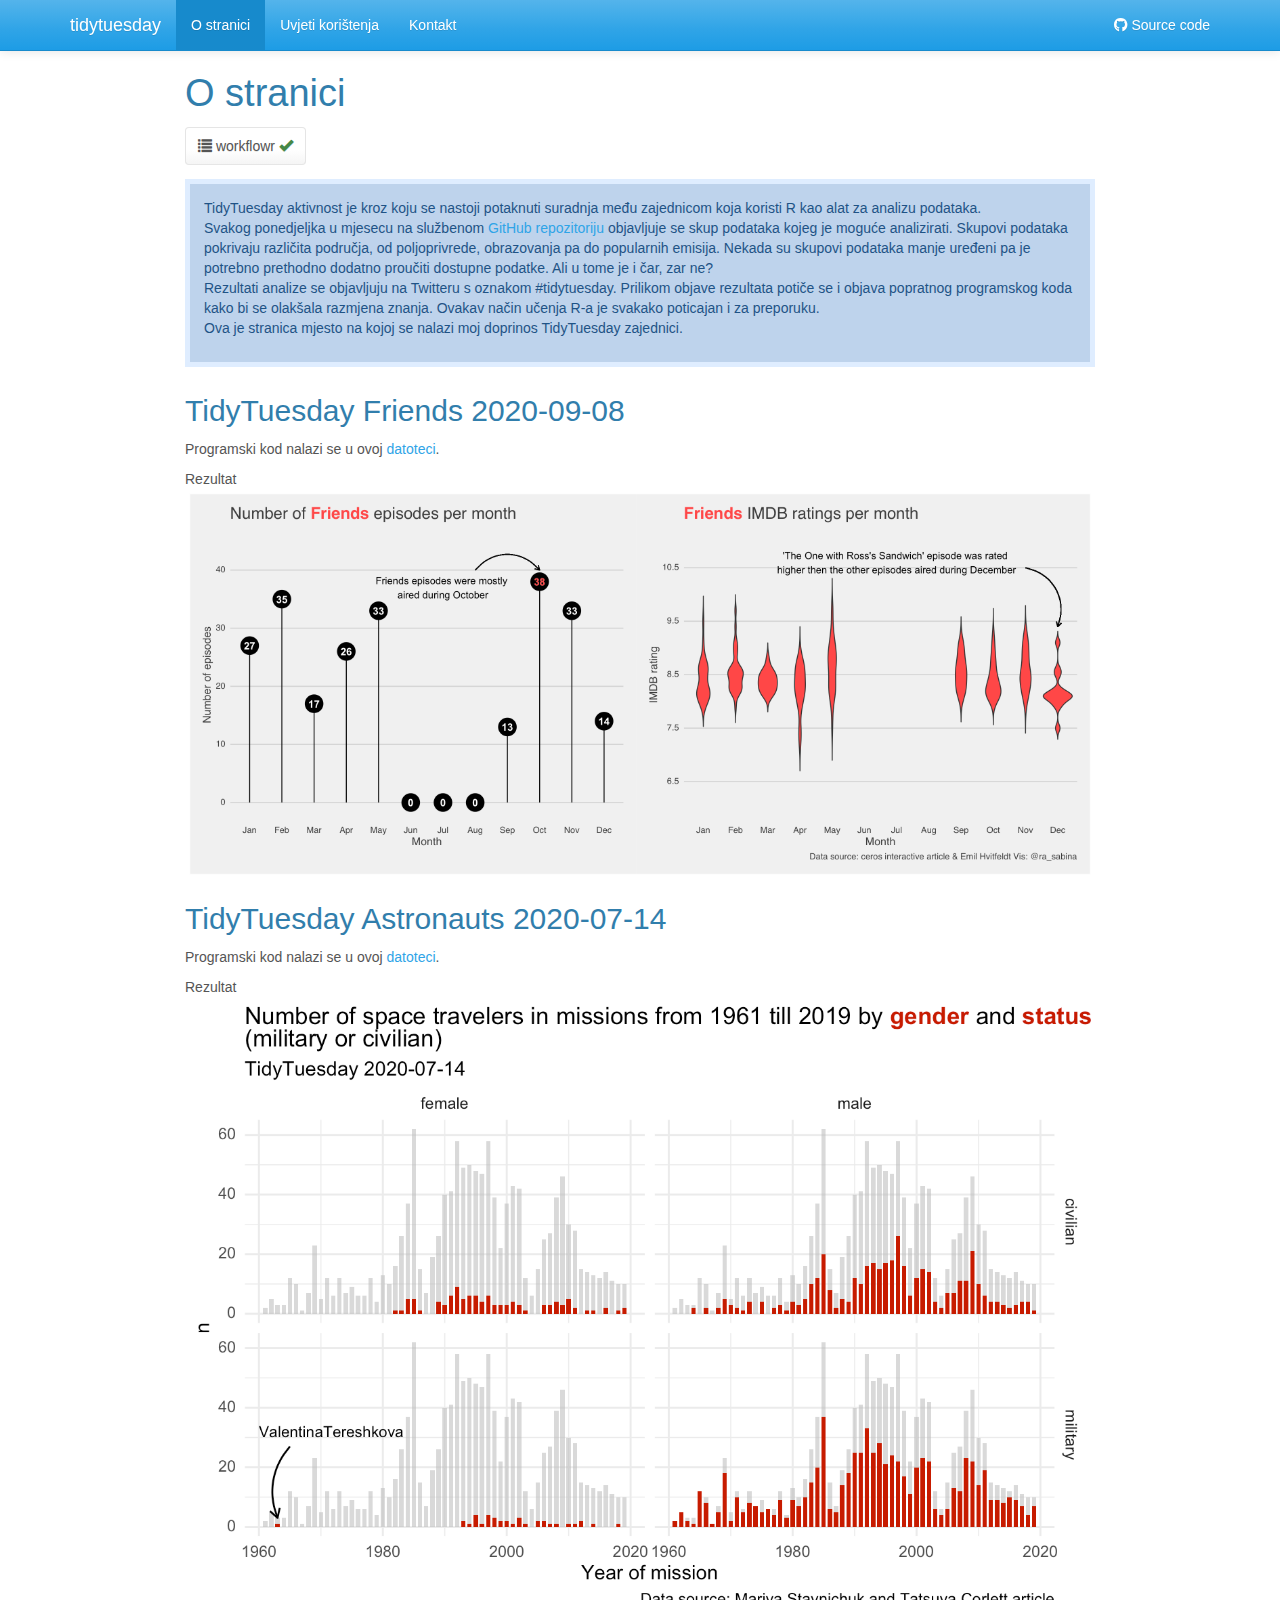
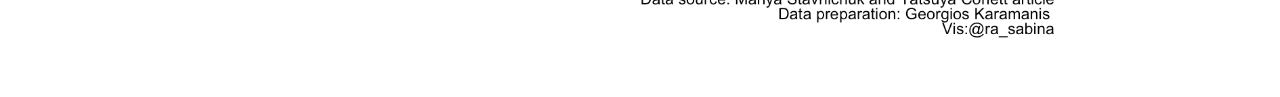
<file: docs/index.html>
<!DOCTYPE html>

<html>

<head>

<meta charset="utf-8" />
<meta name="generator" content="pandoc" />
<meta http-equiv="X-UA-Compatible" content="IE=EDGE" />




<title>O stranici</title>

<script src="site_libs/jquery-1.11.3/jquery.min.js"></script>
<meta name="viewport" content="width=device-width, initial-scale=1" />
<link href="site_libs/bootstrap-3.3.5/css/cerulean.min.css" rel="stylesheet" />
<script src="site_libs/bootstrap-3.3.5/js/bootstrap.min.js"></script>
<script src="site_libs/bootstrap-3.3.5/shim/html5shiv.min.js"></script>
<script src="site_libs/bootstrap-3.3.5/shim/respond.min.js"></script>
<script src="site_libs/navigation-1.1/tabsets.js"></script>
<link href="site_libs/highlightjs-9.12.0/textmate.css" rel="stylesheet" />
<script src="site_libs/highlightjs-9.12.0/highlight.js"></script>
<link href="site_libs/font-awesome-5.1.0/css/all.css" rel="stylesheet" />
<link href="site_libs/font-awesome-5.1.0/css/v4-shims.css" rel="stylesheet" />

<link rel="icon" href="https://github.com/workflowr/workflowr-assets/raw/master/img/reproducible.png">
<!-- Add a small amount of space between sections. -->
<style type="text/css">
div.section {
  padding-top: 12px;
}
</style>

<style type="text/css">code{white-space: pre;}</style>
<style type="text/css">
  pre:not([class]) {
    background-color: white;
  }
</style>
<script type="text/javascript">
if (window.hljs) {
  hljs.configure({languages: []});
  hljs.initHighlightingOnLoad();
  if (document.readyState && document.readyState === "complete") {
    window.setTimeout(function() { hljs.initHighlighting(); }, 0);
  }
}
</script>



<style type="text/css">
h1 {
  font-size: 34px;
}
h1.title {
  font-size: 38px;
}
h2 {
  font-size: 30px;
}
h3 {
  font-size: 24px;
}
h4 {
  font-size: 18px;
}
h5 {
  font-size: 16px;
}
h6 {
  font-size: 12px;
}
.table th:not([align]) {
  text-align: left;
}
</style>

<link rel="stylesheet" href="style.css" type="text/css" />



<style type = "text/css">
.main-container {
  max-width: 940px;
  margin-left: auto;
  margin-right: auto;
}
code {
  color: inherit;
  background-color: rgba(0, 0, 0, 0.04);
}
img {
  max-width:100%;
}
.tabbed-pane {
  padding-top: 12px;
}
.html-widget {
  margin-bottom: 20px;
}
button.code-folding-btn:focus {
  outline: none;
}
summary {
  display: list-item;
}
</style>


<style type="text/css">
/* padding for bootstrap navbar */
body {
  padding-top: 51px;
  padding-bottom: 40px;
}
/* offset scroll position for anchor links (for fixed navbar)  */
.section h1 {
  padding-top: 56px;
  margin-top: -56px;
}
.section h2 {
  padding-top: 56px;
  margin-top: -56px;
}
.section h3 {
  padding-top: 56px;
  margin-top: -56px;
}
.section h4 {
  padding-top: 56px;
  margin-top: -56px;
}
.section h5 {
  padding-top: 56px;
  margin-top: -56px;
}
.section h6 {
  padding-top: 56px;
  margin-top: -56px;
}
.dropdown-submenu {
  position: relative;
}
.dropdown-submenu>.dropdown-menu {
  top: 0;
  left: 100%;
  margin-top: -6px;
  margin-left: -1px;
  border-radius: 0 6px 6px 6px;
}
.dropdown-submenu:hover>.dropdown-menu {
  display: block;
}
.dropdown-submenu>a:after {
  display: block;
  content: " ";
  float: right;
  width: 0;
  height: 0;
  border-color: transparent;
  border-style: solid;
  border-width: 5px 0 5px 5px;
  border-left-color: #cccccc;
  margin-top: 5px;
  margin-right: -10px;
}
.dropdown-submenu:hover>a:after {
  border-left-color: #ffffff;
}
.dropdown-submenu.pull-left {
  float: none;
}
.dropdown-submenu.pull-left>.dropdown-menu {
  left: -100%;
  margin-left: 10px;
  border-radius: 6px 0 6px 6px;
}
</style>

<script>
// manage active state of menu based on current page
$(document).ready(function () {
  // active menu anchor
  href = window.location.pathname
  href = href.substr(href.lastIndexOf('/') + 1)
  if (href === "")
    href = "index.html";
  var menuAnchor = $('a[href="' + href + '"]');

  // mark it active
  menuAnchor.parent().addClass('active');

  // if it's got a parent navbar menu mark it active as well
  menuAnchor.closest('li.dropdown').addClass('active');
});
</script>

<!-- tabsets -->

<style type="text/css">
.tabset-dropdown > .nav-tabs {
  display: inline-table;
  max-height: 500px;
  min-height: 44px;
  overflow-y: auto;
  background: white;
  border: 1px solid #ddd;
  border-radius: 4px;
}

.tabset-dropdown > .nav-tabs > li.active:before {
  content: "";
  font-family: 'Glyphicons Halflings';
  display: inline-block;
  padding: 10px;
  border-right: 1px solid #ddd;
}

.tabset-dropdown > .nav-tabs.nav-tabs-open > li.active:before {
  content: "&#xe258;";
  border: none;
}

.tabset-dropdown > .nav-tabs.nav-tabs-open:before {
  content: "";
  font-family: 'Glyphicons Halflings';
  display: inline-block;
  padding: 10px;
  border-right: 1px solid #ddd;
}

.tabset-dropdown > .nav-tabs > li.active {
  display: block;
}

.tabset-dropdown > .nav-tabs > li > a,
.tabset-dropdown > .nav-tabs > li > a:focus,
.tabset-dropdown > .nav-tabs > li > a:hover {
  border: none;
  display: inline-block;
  border-radius: 4px;
  background-color: transparent;
}

.tabset-dropdown > .nav-tabs.nav-tabs-open > li {
  display: block;
  float: none;
}

.tabset-dropdown > .nav-tabs > li {
  display: none;
}
</style>

<!-- code folding -->




</head>

<body>


<div class="container-fluid main-container">




<div class="navbar navbar-default  navbar-fixed-top" role="navigation">
  <div class="container">
    <div class="navbar-header">
      <button type="button" class="navbar-toggle collapsed" data-toggle="collapse" data-target="#navbar">
        <span class="icon-bar"></span>
        <span class="icon-bar"></span>
        <span class="icon-bar"></span>
      </button>
      <a class="navbar-brand" href="index.html">tidytuesday</a>
    </div>
    <div id="navbar" class="navbar-collapse collapse">
      <ul class="nav navbar-nav">
        <li>
  <a href="index.html">O stranici</a>
</li>
<li>
  <a href="license.html">Uvjeti korištenja</a>
</li>
<li>
  <a href="about.html">Kontakt</a>
</li>
      </ul>
      <ul class="nav navbar-nav navbar-right">
        <li>
  <a href="https://github.com/SabinaRa/tidytuesday">
    <span class="fa fa-github"></span>
     
    Source code
  </a>
</li>
      </ul>
    </div><!--/.nav-collapse -->
  </div><!--/.container -->
</div><!--/.navbar -->

<div class="fluid-row" id="header">



<h1 class="title toc-ignore">O stranici</h1>

</div>


<p>
<button type="button" class="btn btn-default btn-workflowr btn-workflowr-report" data-toggle="collapse" data-target="#workflowr-report">
<span class="glyphicon glyphicon-list" aria-hidden="true"></span> workflowr <span class="glyphicon glyphicon-ok text-success" aria-hidden="true"></span>
</button>
</p>
<div id="workflowr-report" class="collapse">
<ul class="nav nav-tabs">
<li class="active">
<a data-toggle="tab" href="#summary">Summary</a>
</li>
<li>
<a data-toggle="tab" href="#checks"> Checks <span class="glyphicon glyphicon-ok text-success" aria-hidden="true"></span> </a>
</li>
<li>
<a data-toggle="tab" href="#versions">Past versions</a>
</li>
</ul>
<div class="tab-content">
<div id="summary" class="tab-pane fade in active">
<p>
<strong>Last updated:</strong> 2020-09-11
</p>
<p>
<strong>Checks:</strong> <span class="glyphicon glyphicon-ok text-success" aria-hidden="true"></span> 2 <span class="glyphicon glyphicon-exclamation-sign text-danger" aria-hidden="true"></span> 0
</p>
<p>
<strong>Knit directory:</strong> <code>tidytuesday/</code> <span class="glyphicon glyphicon-question-sign" aria-hidden="true" title="This is the local directory in which the code in this file was executed."> </span>
</p>
<p>
This reproducible <a href="http://rmarkdown.rstudio.com">R Markdown</a> analysis was created with <a
  href="https://github.com/jdblischak/workflowr">workflowr</a> (version 1.6.2). The <em>Checks</em> tab describes the reproducibility checks that were applied when the results were created. The <em>Past versions</em> tab lists the development history.
</p>
<hr>
</div>
<div id="checks" class="tab-pane fade">
<div id="workflowr-checks" class="panel-group">
<div class="panel panel-default">
<div class="panel-heading">
<p class="panel-title">
<a data-toggle="collapse" data-parent="#workflowr-checks" href="#strongRMarkdownfilestronguptodate"> <span class="glyphicon glyphicon-ok text-success" aria-hidden="true"></span> <strong>R Markdown file:</strong> up-to-date </a>
</p>
</div>
<div id="strongRMarkdownfilestronguptodate" class="panel-collapse collapse">
<div class="panel-body">
<p>Great! Since the R Markdown file has been committed to the Git repository, you know the exact version of the code that produced these results.</p>
</div>
</div>
</div>
<div class="panel panel-default">
<div class="panel-heading">
<p class="panel-title">
<a data-toggle="collapse" data-parent="#workflowr-checks" href="#strongRepositoryversionstrongahrefhttpsgithubcomSabinaRatidytuesdaytreef739906c455e5e831137bc5bf4555150503d8bf1targetblankf739906a"> <span class="glyphicon glyphicon-ok text-success" aria-hidden="true"></span> <strong>Repository version:</strong> <a href="https://github.com/SabinaRa/tidytuesday/tree/f739906c455e5e831137bc5bf4555150503d8bf1" target="_blank">f739906</a> </a>
</p>
</div>
<div id="strongRepositoryversionstrongahrefhttpsgithubcomSabinaRatidytuesdaytreef739906c455e5e831137bc5bf4555150503d8bf1targetblankf739906a" class="panel-collapse collapse">
<div class="panel-body">
<p>
Great! You are using Git for version control. Tracking code development and connecting the code version to the results is critical for reproducibility.
</p>
<p>
The results in this page were generated with repository version <a href="https://github.com/SabinaRa/tidytuesday/tree/f739906c455e5e831137bc5bf4555150503d8bf1" target="_blank">f739906</a>. See the <em>Past versions</em> tab to see a history of the changes made to the R Markdown and HTML files.
</p>
<p>
Note that you need to be careful to ensure that all relevant files for the analysis have been committed to Git prior to generating the results (you can use <code>wflow_publish</code> or <code>wflow_git_commit</code>). workflowr only checks the R Markdown file, but you know if there are other scripts or data files that it depends on. Below is the status of the Git repository when the results were generated:
</p>
<pre><code>
Ignored files:
    Ignored:    .DS_Store

Unstaged changes:
    Deleted:    analysis/style/Lightbulb.png
    Deleted:    analysis/style/style.css

</code></pre>
<p>
Note that any generated files, e.g. HTML, png, CSS, etc., are not included in this status report because it is ok for generated content to have uncommitted changes.
</p>
</div>
</div>
</div>
</div>
<hr>
</div>
<div id="versions" class="tab-pane fade">

<p>
These are the previous versions of the repository in which changes were made to the R Markdown (<code>analysis/index.Rmd</code>) and HTML (<code>docs/index.html</code>) files. If you’ve configured a remote Git repository (see <code>?wflow_git_remote</code>), click on the hyperlinks in the table below to view the files as they were in that past version.
</p>
<div class="table-responsive">
<table class="table table-condensed table-hover">
<thead>
<tr>
<th>
File
</th>
<th>
Version
</th>
<th>
Author
</th>
<th>
Date
</th>
<th>
Message
</th>
</tr>
</thead>
<tbody>
<tr>
<td>
html
</td>
<td>
<a href="https://rawcdn.githack.com/SabinaRa/tidytuesday/349209a423e45ed0a0b612e86b5ba5ff4055f228/docs/index.html" target="_blank">349209a</a>
</td>
<td>
Sabina Rako
</td>
<td>
2020-09-10
</td>
<td>
Build site.
</td>
</tr>
<tr>
<td>
html
</td>
<td>
<a href="https://rawcdn.githack.com/SabinaRa/tidytuesday/b706deaf36598e9b58b41f9fe2e1649847604aea/docs/index.html" target="_blank">b706dea</a>
</td>
<td>
Sabina Rako
</td>
<td>
2020-09-10
</td>
<td>
Build site.
</td>
</tr>
<tr>
<td>
html
</td>
<td>
<a href="https://rawcdn.githack.com/SabinaRa/tidytuesday/82b7b57f25a2b0b6471a646099c648b5e614edcb/docs/index.html" target="_blank">82b7b57</a>
</td>
<td>
Sabina Rako
</td>
<td>
2020-09-10
</td>
<td>
Build site.
</td>
</tr>
<tr>
<td>
html
</td>
<td>
<a href="https://rawcdn.githack.com/SabinaRa/tidytuesday/e2264ff745a19fd832f1f7a9d98ecb8697ef40ac/docs/index.html" target="_blank">e2264ff</a>
</td>
<td>
Sabina Rako
</td>
<td>
2020-09-10
</td>
<td>
Build site.
</td>
</tr>
<tr>
<td>
Rmd
</td>
<td>
<a href="https://github.com/SabinaRa/tidytuesday/blob/ec73221630c028dda3bb35c17763ea74512f7565/analysis/index.Rmd" target="_blank">ec73221</a>
</td>
<td>
Sabina Rako
</td>
<td>
2020-09-10
</td>
<td>
Index page updated
</td>
</tr>
<tr>
<td>
html
</td>
<td>
<a href="https://rawcdn.githack.com/SabinaRa/tidytuesday/75f1f632f39145d8ef57c8de6f371dcc839f13c7/docs/index.html" target="_blank">75f1f63</a>
</td>
<td>
Sabina Rako
</td>
<td>
2020-09-10
</td>
<td>
Build site.
</td>
</tr>
<tr>
<td>
Rmd
</td>
<td>
<a href="https://github.com/SabinaRa/tidytuesday/blob/bdc9852edb8992e51cb2917dabed55cca4848fa5/analysis/index.Rmd" target="_blank">bdc9852</a>
</td>
<td>
Sabina Rako
</td>
<td>
2020-09-10
</td>
<td>
New page added
</td>
</tr>
<tr>
<td>
html
</td>
<td>
<a href="https://rawcdn.githack.com/SabinaRa/tidytuesday/26a1d575706ad38d26b71a5c92ea194f5e0124af/docs/index.html" target="_blank">26a1d57</a>
</td>
<td>
Sabina Rako
</td>
<td>
2020-09-10
</td>
<td>
Build site.
</td>
</tr>
<tr>
<td>
html
</td>
<td>
<a href="https://rawcdn.githack.com/SabinaRa/tidytuesday/67420b27cdcb263c93b309ef1d919db2637c7ff5/docs/index.html" target="_blank">67420b2</a>
</td>
<td>
Sabina Rako
</td>
<td>
2020-09-10
</td>
<td>
Build site.
</td>
</tr>
<tr>
<td>
Rmd
</td>
<td>
<a href="https://github.com/SabinaRa/tidytuesday/blob/40e9ab84b3a4944000b5c5efc8ca380cd56b442e/analysis/index.Rmd" target="_blank">40e9ab8</a>
</td>
<td>
Sabina Rako
</td>
<td>
2020-09-10
</td>
<td>
New page added
</td>
</tr>
<tr>
<td>
html
</td>
<td>
<a href="https://rawcdn.githack.com/SabinaRa/tidytuesday/785c04941f55e4f4ec76c83e3c13e82e5e2b450e/docs/index.html" target="_blank">785c049</a>
</td>
<td>
Sabina Rako
</td>
<td>
2020-09-10
</td>
<td>
Build site.
</td>
</tr>
<tr>
<td>
Rmd
</td>
<td>
<a href="https://github.com/SabinaRa/tidytuesday/blob/57d9687673f056ede46eb415d206b0fc43add978/analysis/index.Rmd" target="_blank">57d9687</a>
</td>
<td>
Sabina Rako
</td>
<td>
2020-09-10
</td>
<td>
New page added
</td>
</tr>
<tr>
<td>
html
</td>
<td>
<a href="https://rawcdn.githack.com/SabinaRa/tidytuesday/6dd629e29024ea6342e56b9624cb4419d1ad47a5/docs/index.html" target="_blank">6dd629e</a>
</td>
<td>
Sabina Rako
</td>
<td>
2020-09-10
</td>
<td>
Build site.
</td>
</tr>
<tr>
<td>
Rmd
</td>
<td>
<a href="https://github.com/SabinaRa/tidytuesday/blob/7cd809587ab470a25e12a55f7624d4bd49cd372b/analysis/index.Rmd" target="_blank">7cd8095</a>
</td>
<td>
Sabina Rako
</td>
<td>
2020-09-10
</td>
<td>
New page added
</td>
</tr>
<tr>
<td>
html
</td>
<td>
<a href="https://rawcdn.githack.com/SabinaRa/tidytuesday/b3f6c2755073f94682c718c597596a2095e4c9ea/docs/index.html" target="_blank">b3f6c27</a>
</td>
<td>
Sabina Rako
</td>
<td>
2020-09-10
</td>
<td>
Build site.
</td>
</tr>
<tr>
<td>
Rmd
</td>
<td>
<a href="https://github.com/SabinaRa/tidytuesday/blob/b806eca66b6eaf7c655e69f790a148f9595a98e9/analysis/index.Rmd" target="_blank">b806eca</a>
</td>
<td>
Sabina Rako
</td>
<td>
2020-09-10
</td>
<td>
New page added
</td>
</tr>
<tr>
<td>
html
</td>
<td>
<a href="https://rawcdn.githack.com/SabinaRa/tidytuesday/819f5cdb3fca385e2364b963ebd6f7ca230a7d1a/docs/index.html" target="_blank">819f5cd</a>
</td>
<td>
Sabina Rako
</td>
<td>
2020-09-10
</td>
<td>
Build site.
</td>
</tr>
<tr>
<td>
Rmd
</td>
<td>
<a href="https://github.com/SabinaRa/tidytuesday/blob/14a0128f74b49cb4f1c988ceab56d56d2243065e/analysis/index.Rmd" target="_blank">14a0128</a>
</td>
<td>
Sabina Rako
</td>
<td>
2020-09-10
</td>
<td>
New page added
</td>
</tr>
<tr>
<td>
html
</td>
<td>
<a href="https://rawcdn.githack.com/SabinaRa/tidytuesday/2d58b6cf35aba23ffda603c9bcede7e217af0641/docs/index.html" target="_blank">2d58b6c</a>
</td>
<td>
Sabina Rako
</td>
<td>
2020-09-10
</td>
<td>
Build site.
</td>
</tr>
<tr>
<td>
Rmd
</td>
<td>
<a href="https://github.com/SabinaRa/tidytuesday/blob/6e00dbd865c37cd64c20dd63bedb1e94275ceefa/analysis/index.Rmd" target="_blank">6e00dbd</a>
</td>
<td>
Sabina Rako
</td>
<td>
2020-09-10
</td>
<td>
New page added
</td>
</tr>
<tr>
<td>
html
</td>
<td>
<a href="https://rawcdn.githack.com/SabinaRa/tidytuesday/d1a6b8481edd342c51803e570e37e37f6c3b3dab/docs/index.html" target="_blank">d1a6b84</a>
</td>
<td>
Sabina Rako
</td>
<td>
2020-09-10
</td>
<td>
Build site.
</td>
</tr>
<tr>
<td>
Rmd
</td>
<td>
<a href="https://github.com/SabinaRa/tidytuesday/blob/d60d6075e4b5c761753f9c5ad0a8623637d9e7a3/analysis/index.Rmd" target="_blank">d60d607</a>
</td>
<td>
Sabina Rako
</td>
<td>
2020-09-10
</td>
<td>
Index page updated
</td>
</tr>
<tr>
<td>
html
</td>
<td>
<a href="https://rawcdn.githack.com/SabinaRa/tidytuesday/81ee443ef01402fc2ce0a268529eb3bddd07aac0/docs/index.html" target="_blank">81ee443</a>
</td>
<td>
Sabina Rako
</td>
<td>
2020-09-10
</td>
<td>
Build site.
</td>
</tr>
<tr>
<td>
Rmd
</td>
<td>
<a href="https://github.com/SabinaRa/tidytuesday/blob/f3ab7678f9710dcbd10d36f9db013001d0eab280/analysis/index.Rmd" target="_blank">f3ab767</a>
</td>
<td>
Sabina Rako
</td>
<td>
2020-09-10
</td>
<td>
Index page updated
</td>
</tr>
<tr>
<td>
html
</td>
<td>
<a href="https://rawcdn.githack.com/SabinaRa/tidytuesday/1375a823bbfc72202e15e76d3b353c30241f0a4e/docs/index.html" target="_blank">1375a82</a>
</td>
<td>
Sabina Rako
</td>
<td>
2020-09-10
</td>
<td>
Build site.
</td>
</tr>
<tr>
<td>
html
</td>
<td>
<a href="https://rawcdn.githack.com/SabinaRa/tidytuesday/5972c1ba80b46b675d7d811d5cf0df01ad6c1896/docs/index.html" target="_blank">5972c1b</a>
</td>
<td>
Sabina Rako
</td>
<td>
2020-09-10
</td>
<td>
Build site.
</td>
</tr>
<tr>
<td>
html
</td>
<td>
<a href="https://rawcdn.githack.com/SabinaRa/tidytuesday/7fc71b491605e3b73d31ded7485cad5475ac205e/docs/index.html" target="_blank">7fc71b4</a>
</td>
<td>
Sabina Rako
</td>
<td>
2020-09-10
</td>
<td>
Build site.
</td>
</tr>
<tr>
<td>
html
</td>
<td>
<a href="https://rawcdn.githack.com/SabinaRa/tidytuesday/0af3c870cab194d2f3c46468b9046871c03a125c/docs/index.html" target="_blank">0af3c87</a>
</td>
<td>
Sabina Rako
</td>
<td>
2020-09-10
</td>
<td>
Build site.
</td>
</tr>
<tr>
<td>
html
</td>
<td>
<a href="https://rawcdn.githack.com/SabinaRa/tidytuesday/5625993b9244770d29d4a72082da7f1e9c208d66/docs/index.html" target="_blank">5625993</a>
</td>
<td>
Sabina Rako
</td>
<td>
2020-09-10
</td>
<td>
Build site.
</td>
</tr>
<tr>
<td>
Rmd
</td>
<td>
<a href="https://github.com/SabinaRa/tidytuesday/blob/d27b8a7753b5fac1ce6796231573b1f5b9e62c81/analysis/index.Rmd" target="_blank">d27b8a7</a>
</td>
<td>
Sabina Rako
</td>
<td>
2020-09-10
</td>
<td>
Index page updated
</td>
</tr>
<tr>
<td>
html
</td>
<td>
<a href="https://rawcdn.githack.com/SabinaRa/tidytuesday/68abf0cbb62d0bfc6d4579628be6ad1bb2457172/docs/index.html" target="_blank">68abf0c</a>
</td>
<td>
Sabina Rako
</td>
<td>
2020-09-10
</td>
<td>
Build site.
</td>
</tr>
<tr>
<td>
html
</td>
<td>
<a href="https://rawcdn.githack.com/SabinaRa/tidytuesday/ad9b25aa3a53ac504d524e9ee3aa72dd94fd4663/docs/index.html" target="_blank">ad9b25a</a>
</td>
<td>
Sabina Rako
</td>
<td>
2020-09-10
</td>
<td>
Build site.
</td>
</tr>
<tr>
<td>
Rmd
</td>
<td>
<a href="https://github.com/SabinaRa/tidytuesday/blob/4f875c8dbae60663ea226920a227d91db31dcfb3/analysis/index.Rmd" target="_blank">4f875c8</a>
</td>
<td>
Sabina Rako
</td>
<td>
2020-09-10
</td>
<td>
Index page updated
</td>
</tr>
<tr>
<td>
html
</td>
<td>
<a href="https://rawcdn.githack.com/SabinaRa/tidytuesday/d1735ced5acb64d650b9f387cddf14de89402eef/docs/index.html" target="_blank">d1735ce</a>
</td>
<td>
Sabina Rako
</td>
<td>
2020-09-10
</td>
<td>
Build site.
</td>
</tr>
<tr>
<td>
Rmd
</td>
<td>
<a href="https://github.com/SabinaRa/tidytuesday/blob/2030a88aa21e49f4b7366fbab48b33f11c58c8e4/analysis/index.Rmd" target="_blank">2030a88</a>
</td>
<td>
Sabina Rako
</td>
<td>
2020-09-10
</td>
<td>
Index page updated
</td>
</tr>
<tr>
<td>
html
</td>
<td>
<a href="https://rawcdn.githack.com/SabinaRa/tidytuesday/70a6511491ef634872ff4109542ac039acd8d465/docs/index.html" target="_blank">70a6511</a>
</td>
<td>
Sabina Rako
</td>
<td>
2020-09-10
</td>
<td>
Build site.
</td>
</tr>
<tr>
<td>
Rmd
</td>
<td>
<a href="https://github.com/SabinaRa/tidytuesday/blob/4399996dd58fe7bba7a0c74186fc3f29805a3589/analysis/index.Rmd" target="_blank">4399996</a>
</td>
<td>
Sabina Rako
</td>
<td>
2020-09-10
</td>
<td>
Index page updated
</td>
</tr>
<tr>
<td>
html
</td>
<td>
<a href="https://rawcdn.githack.com/SabinaRa/tidytuesday/4353e0649efc26f21c30208ca6d5287b2a62de7c/docs/index.html" target="_blank">4353e06</a>
</td>
<td>
Sabina Rako
</td>
<td>
2020-09-10
</td>
<td>
Build site.
</td>
</tr>
<tr>
<td>
Rmd
</td>
<td>
<a href="https://github.com/SabinaRa/tidytuesday/blob/4b3349daf2dae9145242f04f82f58eb93a189874/analysis/index.Rmd" target="_blank">4b3349d</a>
</td>
<td>
Sabina Rako
</td>
<td>
2020-09-10
</td>
<td>
Index page updated
</td>
</tr>
<tr>
<td>
html
</td>
<td>
<a href="https://rawcdn.githack.com/SabinaRa/tidytuesday/d3aa267aa20044e6bbe8cd2007c5c8c7a6f73896/docs/index.html" target="_blank">d3aa267</a>
</td>
<td>
Sabina Rako
</td>
<td>
2020-09-10
</td>
<td>
Build site.
</td>
</tr>
<tr>
<td>
html
</td>
<td>
<a href="https://rawcdn.githack.com/SabinaRa/tidytuesday/c6e9413aff442c0aeccac8681e9deed698b01d1c/docs/index.html" target="_blank">c6e9413</a>
</td>
<td>
Sabina Rako
</td>
<td>
2020-09-10
</td>
<td>
Build site.
</td>
</tr>
<tr>
<td>
html
</td>
<td>
<a href="https://rawcdn.githack.com/SabinaRa/tidytuesday/5d407cd3ed66a1a725f344c70fd5f096d0b0cf5a/docs/index.html" target="_blank">5d407cd</a>
</td>
<td>
Sabina Rako
</td>
<td>
2020-09-10
</td>
<td>
Build site.
</td>
</tr>
<tr>
<td>
html
</td>
<td>
<a href="https://rawcdn.githack.com/SabinaRa/tidytuesday/1c826f9b3fa3c7c30d0b0fc13d0eac141ebb50a8/docs/index.html" target="_blank">1c826f9</a>
</td>
<td>
Sabina Rako
</td>
<td>
2020-09-10
</td>
<td>
Build site.
</td>
</tr>
<tr>
<td>
Rmd
</td>
<td>
<a href="https://github.com/SabinaRa/tidytuesday/blob/c1d48d34895e29576ef907d59b9de9213487dd08/analysis/index.Rmd" target="_blank">c1d48d3</a>
</td>
<td>
Sabina Rako
</td>
<td>
2020-09-10
</td>
<td>
Index page updated
</td>
</tr>
<tr>
<td>
html
</td>
<td>
<a href="https://rawcdn.githack.com/SabinaRa/tidytuesday/d6a9388429498d5429f5a74e9189ae5527791f53/docs/index.html" target="_blank">d6a9388</a>
</td>
<td>
Sabina Rako
</td>
<td>
2020-09-10
</td>
<td>
Build site.
</td>
</tr>
<tr>
<td>
html
</td>
<td>
<a href="https://rawcdn.githack.com/SabinaRa/tidytuesday/4671bedf9abe5e966585c8a6e5110dad2ee6cb78/docs/index.html" target="_blank">4671bed</a>
</td>
<td>
Sabina Rako
</td>
<td>
2020-09-10
</td>
<td>
Build site.
</td>
</tr>
<tr>
<td>
html
</td>
<td>
<a href="https://rawcdn.githack.com/SabinaRa/tidytuesday/163acaf6a05552ae8fe8b21e61c1b37d0f3beb91/docs/index.html" target="_blank">163acaf</a>
</td>
<td>
Sabina Rako
</td>
<td>
2020-09-10
</td>
<td>
Build site.
</td>
</tr>
<tr>
<td>
html
</td>
<td>
<a href="https://rawcdn.githack.com/SabinaRa/tidytuesday/afebfa3d5161e73e7f8393282565f91e0da908a2/docs/index.html" target="_blank">afebfa3</a>
</td>
<td>
Sabina Rako
</td>
<td>
2020-09-10
</td>
<td>
Build site.
</td>
</tr>
<tr>
<td>
Rmd
</td>
<td>
<a href="https://github.com/SabinaRa/tidytuesday/blob/c049b21e48d647f2ebd54e3ca7b9eafeea1ed9dc/analysis/index.Rmd" target="_blank">c049b21</a>
</td>
<td>
Sabina Rako
</td>
<td>
2020-09-10
</td>
<td>
Index page updated
</td>
</tr>
<tr>
<td>
html
</td>
<td>
<a href="https://rawcdn.githack.com/SabinaRa/tidytuesday/e36e6afb6f20865498e4d727edb5d970500d63f0/docs/index.html" target="_blank">e36e6af</a>
</td>
<td>
Sabina Rako
</td>
<td>
2020-09-10
</td>
<td>
Build site.
</td>
</tr>
<tr>
<td>
Rmd
</td>
<td>
<a href="https://github.com/SabinaRa/tidytuesday/blob/cd95e0a3c362e91511dacb084e91afd87fdb67b9/analysis/index.Rmd" target="_blank">cd95e0a</a>
</td>
<td>
Sabina Rako
</td>
<td>
2020-09-10
</td>
<td>
Index page updated
</td>
</tr>
<tr>
<td>
html
</td>
<td>
<a href="https://rawcdn.githack.com/SabinaRa/tidytuesday/6c0d37cb8b4848565b7825e9abb97a4ac675cc4d/docs/index.html" target="_blank">6c0d37c</a>
</td>
<td>
Sabina Rako
</td>
<td>
2020-09-10
</td>
<td>
Build site.
</td>
</tr>
<tr>
<td>
Rmd
</td>
<td>
<a href="https://github.com/SabinaRa/tidytuesday/blob/0834c1eff11194f9525a475f49fc05efa828e67f/analysis/index.Rmd" target="_blank">0834c1e</a>
</td>
<td>
Sabina Rako
</td>
<td>
2020-09-10
</td>
<td>
Index page updated
</td>
</tr>
<tr>
<td>
html
</td>
<td>
<a href="https://rawcdn.githack.com/SabinaRa/tidytuesday/01e098d1a8f3b728ffe2da474b68fb3ad6a488d3/docs/index.html" target="_blank">01e098d</a>
</td>
<td>
Sabina Rako
</td>
<td>
2020-09-10
</td>
<td>
Build site.
</td>
</tr>
<tr>
<td>
Rmd
</td>
<td>
<a href="https://github.com/SabinaRa/tidytuesday/blob/2145d26aa8642c94dca5b3f8bdb79d962a6e8cfc/analysis/index.Rmd" target="_blank">2145d26</a>
</td>
<td>
Sabina Rako
</td>
<td>
2020-09-10
</td>
<td>
Index page updated
</td>
</tr>
<tr>
<td>
html
</td>
<td>
<a href="https://rawcdn.githack.com/SabinaRa/tidytuesday/58e30108e2ae53083c83fb25420f15374756e965/docs/index.html" target="_blank">58e3010</a>
</td>
<td>
Sabina Rako
</td>
<td>
2020-09-10
</td>
<td>
Build site.
</td>
</tr>
<tr>
<td>
Rmd
</td>
<td>
<a href="https://github.com/SabinaRa/tidytuesday/blob/e45da23748e18463adbdae99c199dc0202051917/analysis/index.Rmd" target="_blank">e45da23</a>
</td>
<td>
Sabina Rako
</td>
<td>
2020-09-10
</td>
<td>
Index page updated
</td>
</tr>
<tr>
<td>
html
</td>
<td>
<a href="https://rawcdn.githack.com/SabinaRa/tidytuesday/df6149d611a735cb8c4316f376a62586781d568c/docs/index.html" target="_blank">df6149d</a>
</td>
<td>
Sabina Rako
</td>
<td>
2020-09-10
</td>
<td>
Build site.
</td>
</tr>
<tr>
<td>
Rmd
</td>
<td>
<a href="https://github.com/SabinaRa/tidytuesday/blob/324c476bc74abac8207a556bc17959d57c9cf006/analysis/index.Rmd" target="_blank">324c476</a>
</td>
<td>
Sabina Rako
</td>
<td>
2020-09-10
</td>
<td>
Index page updated
</td>
</tr>
<tr>
<td>
html
</td>
<td>
<a href="https://rawcdn.githack.com/SabinaRa/tidytuesday/987c64c823c47e732e19a03be5d5307b57cf14ab/docs/index.html" target="_blank">987c64c</a>
</td>
<td>
Sabina Rako
</td>
<td>
2020-09-10
</td>
<td>
Build site.
</td>
</tr>
<tr>
<td>
html
</td>
<td>
<a href="https://rawcdn.githack.com/SabinaRa/tidytuesday/c6f6bd7d2d887dd10b92ad941865edec79723cd7/docs/index.html" target="_blank">c6f6bd7</a>
</td>
<td>
Sabina Rako
</td>
<td>
2020-09-10
</td>
<td>
Build site.
</td>
</tr>
<tr>
<td>
html
</td>
<td>
<a href="https://rawcdn.githack.com/SabinaRa/tidytuesday/5f95139ecd40d1a10bde4d8ff9fe1cdbc24d3465/docs/index.html" target="_blank">5f95139</a>
</td>
<td>
Sabina Rako
</td>
<td>
2020-09-10
</td>
<td>
Build site.
</td>
</tr>
<tr>
<td>
html
</td>
<td>
<a href="https://rawcdn.githack.com/SabinaRa/tidytuesday/5b96702f4a6004be65a08358fa2f14fb4e739569/docs/index.html" target="_blank">5b96702</a>
</td>
<td>
Sabina Rako
</td>
<td>
2020-09-10
</td>
<td>
Build site.
</td>
</tr>
<tr>
<td>
Rmd
</td>
<td>
<a href="https://github.com/SabinaRa/tidytuesday/blob/bc81d30ff190f635da6fa400e2fea21e0ac6c04c/analysis/index.Rmd" target="_blank">bc81d30</a>
</td>
<td>
Sabina Rako
</td>
<td>
2020-09-10
</td>
<td>
Index page updated
</td>
</tr>
<tr>
<td>
html
</td>
<td>
<a href="https://rawcdn.githack.com/SabinaRa/tidytuesday/fe5c483146ad6ff358ec090383d9ef8fecb9325a/docs/index.html" target="_blank">fe5c483</a>
</td>
<td>
Sabina Rako
</td>
<td>
2020-09-10
</td>
<td>
Build site.
</td>
</tr>
<tr>
<td>
Rmd
</td>
<td>
<a href="https://github.com/SabinaRa/tidytuesday/blob/f086424328f9446e06b876aaa803b37312e629e7/analysis/index.Rmd" target="_blank">f086424</a>
</td>
<td>
Sabina Rako
</td>
<td>
2020-09-10
</td>
<td>
Index page updated
</td>
</tr>
<tr>
<td>
html
</td>
<td>
<a href="https://rawcdn.githack.com/SabinaRa/tidytuesday/2efe2c741e1e6d6fdabebd5eca8f4e24f2115cca/docs/index.html" target="_blank">2efe2c7</a>
</td>
<td>
Sabina Rako
</td>
<td>
2020-09-10
</td>
<td>
Build site.
</td>
</tr>
<tr>
<td>
Rmd
</td>
<td>
<a href="https://github.com/SabinaRa/tidytuesday/blob/030af8cb66da399d49a53fdae088cbbe9929bd16/analysis/index.Rmd" target="_blank">030af8c</a>
</td>
<td>
Sabina Rako
</td>
<td>
2020-09-10
</td>
<td>
Index page updated
</td>
</tr>
<tr>
<td>
html
</td>
<td>
<a href="https://rawcdn.githack.com/SabinaRa/tidytuesday/dbe1b3ff3bbae71c4e4aea7c671c9d866ad3fdcd/docs/index.html" target="_blank">dbe1b3f</a>
</td>
<td>
Sabina Rako
</td>
<td>
2020-09-10
</td>
<td>
Build site.
</td>
</tr>
<tr>
<td>
html
</td>
<td>
<a href="https://rawcdn.githack.com/SabinaRa/tidytuesday/cd5d6bae5c527f5126b6219ce39dec0f971b82e3/docs/index.html" target="_blank">cd5d6ba</a>
</td>
<td>
Sabina Rako
</td>
<td>
2020-09-10
</td>
<td>
Build site.
</td>
</tr>
<tr>
<td>
html
</td>
<td>
<a href="https://rawcdn.githack.com/SabinaRa/tidytuesday/d6970fef50662c2af4f1a385e3f7be8ccbb1ad72/docs/index.html" target="_blank">d6970fe</a>
</td>
<td>
Sabina Rako
</td>
<td>
2020-09-10
</td>
<td>
Build site.
</td>
</tr>
<tr>
<td>
Rmd
</td>
<td>
<a href="https://github.com/SabinaRa/tidytuesday/blob/1fe1046bd9d09ec8a0a1fff30e0beebf24ab2a06/analysis/index.Rmd" target="_blank">1fe1046</a>
</td>
<td>
Sabina Rako
</td>
<td>
2020-09-10
</td>
<td>
Index page updated
</td>
</tr>
<tr>
<td>
html
</td>
<td>
<a href="https://rawcdn.githack.com/SabinaRa/tidytuesday/370e2161042a0be6abecda5996a5dfe0cf92114a/docs/index.html" target="_blank">370e216</a>
</td>
<td>
Sabina Rako
</td>
<td>
2020-09-10
</td>
<td>
Build site.
</td>
</tr>
<tr>
<td>
Rmd
</td>
<td>
<a href="https://github.com/SabinaRa/tidytuesday/blob/5b3f1556b1e7cb1d714f74d76eb960d26dc5678f/analysis/index.Rmd" target="_blank">5b3f155</a>
</td>
<td>
Sabina Rako
</td>
<td>
2020-09-10
</td>
<td>
Note
</td>
</tr>
<tr>
<td>
html
</td>
<td>
<a href="https://rawcdn.githack.com/SabinaRa/tidytuesday/0a0e8d4d98a5d50981bdd81ee2b3e55ec5dd05ee/docs/index.html" target="_blank">0a0e8d4</a>
</td>
<td>
Sabina Rako
</td>
<td>
2020-09-10
</td>
<td>
Build site.
</td>
</tr>
<tr>
<td>
html
</td>
<td>
<a href="https://rawcdn.githack.com/SabinaRa/tidytuesday/3d98380a4e4d4f880c7609d0bc356a153c620a08/docs/index.html" target="_blank">3d98380</a>
</td>
<td>
Sabina Rako
</td>
<td>
2020-09-10
</td>
<td>
Build site.
</td>
</tr>
<tr>
<td>
html
</td>
<td>
<a href="https://rawcdn.githack.com/SabinaRa/tidytuesday/a2b877841db911ce34850680df324d05e01ac927/docs/index.html" target="_blank">a2b8778</a>
</td>
<td>
Sabina Rako
</td>
<td>
2020-09-10
</td>
<td>
Build site.
</td>
</tr>
<tr>
<td>
html
</td>
<td>
<a href="https://rawcdn.githack.com/SabinaRa/tidytuesday/e1d5278029bea319c849b0885953c220a5a1c377/docs/index.html" target="_blank">e1d5278</a>
</td>
<td>
Sabina Rako
</td>
<td>
2020-09-10
</td>
<td>
Build site.
</td>
</tr>
<tr>
<td>
html
</td>
<td>
<a href="https://rawcdn.githack.com/SabinaRa/tidytuesday/e5a13778fa75b4dcd9a6935d7521e62a88686142/docs/index.html" target="_blank">e5a1377</a>
</td>
<td>
Sabina Rako
</td>
<td>
2020-09-10
</td>
<td>
Build site.
</td>
</tr>
<tr>
<td>
Rmd
</td>
<td>
<a href="https://github.com/SabinaRa/tidytuesday/blob/7baf9c9ff0d64c071dd90b66ee448625a8fb5c89/analysis/index.Rmd" target="_blank">7baf9c9</a>
</td>
<td>
Sabina Rako
</td>
<td>
2020-09-10
</td>
<td>
Start workflowr project.
</td>
</tr>
</tbody>
</table>
</div>
<hr>
</div>
</div>
</div>
<div class="note">
<p>TidyTuesday aktivnost je kroz koju se nastoji potaknuti suradnja među zajednicom koja koristi R kao alat za analizu podataka. <br> Svakog ponedjeljka u mjesecu na službenom <a href="https://github.com/rfordatascience/tidytuesday">GitHub repozitoriju</a> objavljuje se skup podataka kojeg je moguće analizirati. Skupovi podataka pokrivaju različita područja, od poljoprivrede, obrazovanja pa do popularnih emisija. Nekada su skupovi podataka manje uređeni pa je potrebno prethodno dodatno proučiti dostupne podatke. Ali u tome je i čar, zar ne? <br> Rezultati analize se objavljuju na Twitteru s oznakom #tidytuesday. Prilikom objave rezultata potiče se i objava popratnog programskog koda kako bi se olakšala razmjena znanja. Ovakav način učenja R-a je svakako poticajan i za preporuku. <br> Ova je stranica mjesto na kojoj se nalazi moj doprinos TidyTuesday zajednici.</p>
</div>
<div id="tidytuesday-friends-2020-09-08" class="section level2">
<h2>TidyTuesday Friends 2020-09-08</h2>
<p>Programski kod nalazi se u ovoj <a href="ttw37friends.html">datoteci</a>.</p>
<p>Rezultat <img src="figure/ttw37friends.Rmd/combined-1.png" alt="Plot" /></p>
</div>
<div id="tidytuesday-astronauts-2020-07-14" class="section level2">
<h2>TidyTuesday Astronauts 2020-07-14</h2>
<p>Programski kod nalazi se u ovoj <a href="ttw29astronauts.html">datoteci</a>.</p>
<p>Rezultat <img src="figure/ttw29astronauts.Rmd/final-1.png" alt="Plot" /></p>
</div>


<!-- Adjust MathJax settings so that all math formulae are shown using
TeX fonts only; see
http://docs.mathjax.org/en/latest/configuration.html.  This will make
the presentation more consistent at the cost of the webpage sometimes
taking slightly longer to load. Note that this only works because the
footer is added to webpages before the MathJax javascript. -->
<script type="text/x-mathjax-config">
  MathJax.Hub.Config({
    "HTML-CSS": { availableFonts: ["TeX"] }
  });
</script>



</div>

<script>

// add bootstrap table styles to pandoc tables
function bootstrapStylePandocTables() {
  $('tr.header').parent('thead').parent('table').addClass('table table-condensed');
}
$(document).ready(function () {
  bootstrapStylePandocTables();
});


</script>

<!-- tabsets -->

<script>
$(document).ready(function () {
  window.buildTabsets("TOC");
});

$(document).ready(function () {
  $('.tabset-dropdown > .nav-tabs > li').click(function () {
    $(this).parent().toggleClass('nav-tabs-open')
  });
});
</script>

<!-- code folding -->


<!-- dynamically load mathjax for compatibility with self-contained -->
<script>
  (function () {
    var script = document.createElement("script");
    script.type = "text/javascript";
    script.src  = "https://mathjax.rstudio.com/latest/MathJax.js?config=TeX-AMS-MML_HTMLorMML";
    document.getElementsByTagName("head")[0].appendChild(script);
  })();
</script>

</body>
</html>
</file>
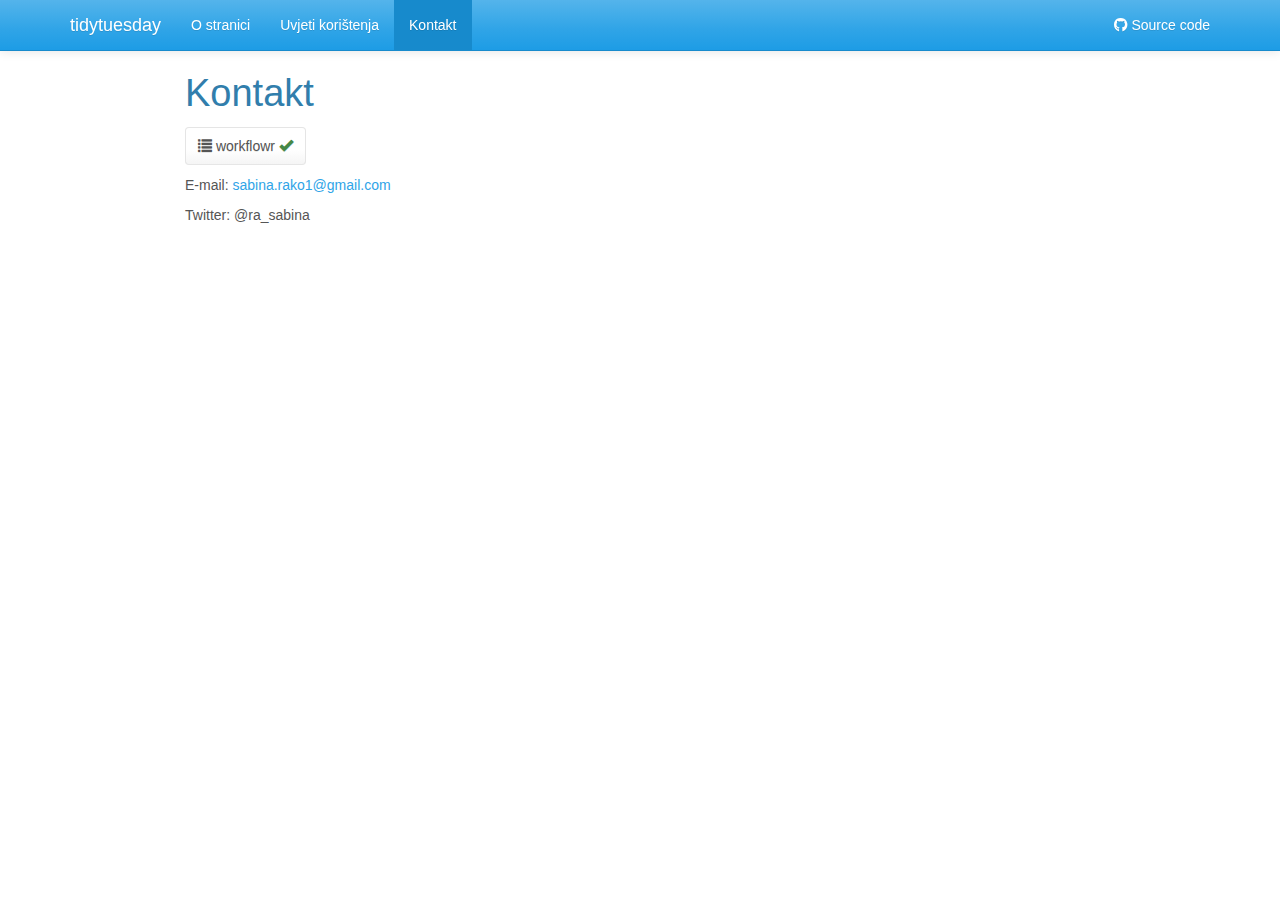
<file: docs/about.html>
<!DOCTYPE html>

<html>

<head>

<meta charset="utf-8" />
<meta name="generator" content="pandoc" />
<meta http-equiv="X-UA-Compatible" content="IE=EDGE" />




<title>Kontakt</title>

<script src="site_libs/jquery-1.11.3/jquery.min.js"></script>
<meta name="viewport" content="width=device-width, initial-scale=1" />
<link href="site_libs/bootstrap-3.3.5/css/cerulean.min.css" rel="stylesheet" />
<script src="site_libs/bootstrap-3.3.5/js/bootstrap.min.js"></script>
<script src="site_libs/bootstrap-3.3.5/shim/html5shiv.min.js"></script>
<script src="site_libs/bootstrap-3.3.5/shim/respond.min.js"></script>
<script src="site_libs/navigation-1.1/tabsets.js"></script>
<link href="site_libs/highlightjs-9.12.0/textmate.css" rel="stylesheet" />
<script src="site_libs/highlightjs-9.12.0/highlight.js"></script>
<link href="site_libs/font-awesome-5.1.0/css/all.css" rel="stylesheet" />
<link href="site_libs/font-awesome-5.1.0/css/v4-shims.css" rel="stylesheet" />

<link rel="icon" href="https://github.com/workflowr/workflowr-assets/raw/master/img/reproducible.png">
<!-- Add a small amount of space between sections. -->
<style type="text/css">
div.section {
  padding-top: 12px;
}
</style>

<style type="text/css">code{white-space: pre;}</style>
<style type="text/css">
  pre:not([class]) {
    background-color: white;
  }
</style>
<script type="text/javascript">
if (window.hljs) {
  hljs.configure({languages: []});
  hljs.initHighlightingOnLoad();
  if (document.readyState && document.readyState === "complete") {
    window.setTimeout(function() { hljs.initHighlighting(); }, 0);
  }
}
</script>



<style type="text/css">
h1 {
  font-size: 34px;
}
h1.title {
  font-size: 38px;
}
h2 {
  font-size: 30px;
}
h3 {
  font-size: 24px;
}
h4 {
  font-size: 18px;
}
h5 {
  font-size: 16px;
}
h6 {
  font-size: 12px;
}
.table th:not([align]) {
  text-align: left;
}
</style>

<link rel="stylesheet" href="style.css" type="text/css" />



<style type = "text/css">
.main-container {
  max-width: 940px;
  margin-left: auto;
  margin-right: auto;
}
code {
  color: inherit;
  background-color: rgba(0, 0, 0, 0.04);
}
img {
  max-width:100%;
}
.tabbed-pane {
  padding-top: 12px;
}
.html-widget {
  margin-bottom: 20px;
}
button.code-folding-btn:focus {
  outline: none;
}
summary {
  display: list-item;
}
</style>


<style type="text/css">
/* padding for bootstrap navbar */
body {
  padding-top: 51px;
  padding-bottom: 40px;
}
/* offset scroll position for anchor links (for fixed navbar)  */
.section h1 {
  padding-top: 56px;
  margin-top: -56px;
}
.section h2 {
  padding-top: 56px;
  margin-top: -56px;
}
.section h3 {
  padding-top: 56px;
  margin-top: -56px;
}
.section h4 {
  padding-top: 56px;
  margin-top: -56px;
}
.section h5 {
  padding-top: 56px;
  margin-top: -56px;
}
.section h6 {
  padding-top: 56px;
  margin-top: -56px;
}
.dropdown-submenu {
  position: relative;
}
.dropdown-submenu>.dropdown-menu {
  top: 0;
  left: 100%;
  margin-top: -6px;
  margin-left: -1px;
  border-radius: 0 6px 6px 6px;
}
.dropdown-submenu:hover>.dropdown-menu {
  display: block;
}
.dropdown-submenu>a:after {
  display: block;
  content: " ";
  float: right;
  width: 0;
  height: 0;
  border-color: transparent;
  border-style: solid;
  border-width: 5px 0 5px 5px;
  border-left-color: #cccccc;
  margin-top: 5px;
  margin-right: -10px;
}
.dropdown-submenu:hover>a:after {
  border-left-color: #ffffff;
}
.dropdown-submenu.pull-left {
  float: none;
}
.dropdown-submenu.pull-left>.dropdown-menu {
  left: -100%;
  margin-left: 10px;
  border-radius: 6px 0 6px 6px;
}
</style>

<script>
// manage active state of menu based on current page
$(document).ready(function () {
  // active menu anchor
  href = window.location.pathname
  href = href.substr(href.lastIndexOf('/') + 1)
  if (href === "")
    href = "index.html";
  var menuAnchor = $('a[href="' + href + '"]');

  // mark it active
  menuAnchor.parent().addClass('active');

  // if it's got a parent navbar menu mark it active as well
  menuAnchor.closest('li.dropdown').addClass('active');
});
</script>

<!-- tabsets -->

<style type="text/css">
.tabset-dropdown > .nav-tabs {
  display: inline-table;
  max-height: 500px;
  min-height: 44px;
  overflow-y: auto;
  background: white;
  border: 1px solid #ddd;
  border-radius: 4px;
}

.tabset-dropdown > .nav-tabs > li.active:before {
  content: "";
  font-family: 'Glyphicons Halflings';
  display: inline-block;
  padding: 10px;
  border-right: 1px solid #ddd;
}

.tabset-dropdown > .nav-tabs.nav-tabs-open > li.active:before {
  content: "&#xe258;";
  border: none;
}

.tabset-dropdown > .nav-tabs.nav-tabs-open:before {
  content: "";
  font-family: 'Glyphicons Halflings';
  display: inline-block;
  padding: 10px;
  border-right: 1px solid #ddd;
}

.tabset-dropdown > .nav-tabs > li.active {
  display: block;
}

.tabset-dropdown > .nav-tabs > li > a,
.tabset-dropdown > .nav-tabs > li > a:focus,
.tabset-dropdown > .nav-tabs > li > a:hover {
  border: none;
  display: inline-block;
  border-radius: 4px;
  background-color: transparent;
}

.tabset-dropdown > .nav-tabs.nav-tabs-open > li {
  display: block;
  float: none;
}

.tabset-dropdown > .nav-tabs > li {
  display: none;
}
</style>

<!-- code folding -->




</head>

<body>


<div class="container-fluid main-container">




<div class="navbar navbar-default  navbar-fixed-top" role="navigation">
  <div class="container">
    <div class="navbar-header">
      <button type="button" class="navbar-toggle collapsed" data-toggle="collapse" data-target="#navbar">
        <span class="icon-bar"></span>
        <span class="icon-bar"></span>
        <span class="icon-bar"></span>
      </button>
      <a class="navbar-brand" href="index.html">tidytuesday</a>
    </div>
    <div id="navbar" class="navbar-collapse collapse">
      <ul class="nav navbar-nav">
        <li>
  <a href="index.html">O stranici</a>
</li>
<li>
  <a href="license.html">Uvjeti korištenja</a>
</li>
<li>
  <a href="about.html">Kontakt</a>
</li>
      </ul>
      <ul class="nav navbar-nav navbar-right">
        <li>
  <a href="https://github.com/SabinaRa/tidytuesday">
    <span class="fa fa-github"></span>
     
    Source code
  </a>
</li>
      </ul>
    </div><!--/.nav-collapse -->
  </div><!--/.container -->
</div><!--/.navbar -->

<div class="fluid-row" id="header">



<h1 class="title toc-ignore">Kontakt</h1>

</div>


<p>
<button type="button" class="btn btn-default btn-workflowr btn-workflowr-report" data-toggle="collapse" data-target="#workflowr-report">
<span class="glyphicon glyphicon-list" aria-hidden="true"></span> workflowr <span class="glyphicon glyphicon-ok text-success" aria-hidden="true"></span>
</button>
</p>
<div id="workflowr-report" class="collapse">
<ul class="nav nav-tabs">
<li class="active">
<a data-toggle="tab" href="#summary">Summary</a>
</li>
<li>
<a data-toggle="tab" href="#checks"> Checks <span class="glyphicon glyphicon-ok text-success" aria-hidden="true"></span> </a>
</li>
<li>
<a data-toggle="tab" href="#versions">Past versions</a>
</li>
</ul>
<div class="tab-content">
<div id="summary" class="tab-pane fade in active">
<p>
<strong>Last updated:</strong> 2020-09-11
</p>
<p>
<strong>Checks:</strong> <span class="glyphicon glyphicon-ok text-success" aria-hidden="true"></span> 2 <span class="glyphicon glyphicon-exclamation-sign text-danger" aria-hidden="true"></span> 0
</p>
<p>
<strong>Knit directory:</strong> <code>tidytuesday/</code> <span class="glyphicon glyphicon-question-sign" aria-hidden="true" title="This is the local directory in which the code in this file was executed."> </span>
</p>
<p>
This reproducible <a href="http://rmarkdown.rstudio.com">R Markdown</a> analysis was created with <a
  href="https://github.com/jdblischak/workflowr">workflowr</a> (version 1.6.2). The <em>Checks</em> tab describes the reproducibility checks that were applied when the results were created. The <em>Past versions</em> tab lists the development history.
</p>
<hr>
</div>
<div id="checks" class="tab-pane fade">
<div id="workflowr-checks" class="panel-group">
<div class="panel panel-default">
<div class="panel-heading">
<p class="panel-title">
<a data-toggle="collapse" data-parent="#workflowr-checks" href="#strongRMarkdownfilestronguptodate"> <span class="glyphicon glyphicon-ok text-success" aria-hidden="true"></span> <strong>R Markdown file:</strong> up-to-date </a>
</p>
</div>
<div id="strongRMarkdownfilestronguptodate" class="panel-collapse collapse">
<div class="panel-body">
<p>Great! Since the R Markdown file has been committed to the Git repository, you know the exact version of the code that produced these results.</p>
</div>
</div>
</div>
<div class="panel panel-default">
<div class="panel-heading">
<p class="panel-title">
<a data-toggle="collapse" data-parent="#workflowr-checks" href="#strongRepositoryversionstrongahrefhttpsgithubcomSabinaRatidytuesdaytreef739906c455e5e831137bc5bf4555150503d8bf1targetblankf739906a"> <span class="glyphicon glyphicon-ok text-success" aria-hidden="true"></span> <strong>Repository version:</strong> <a href="https://github.com/SabinaRa/tidytuesday/tree/f739906c455e5e831137bc5bf4555150503d8bf1" target="_blank">f739906</a> </a>
</p>
</div>
<div id="strongRepositoryversionstrongahrefhttpsgithubcomSabinaRatidytuesdaytreef739906c455e5e831137bc5bf4555150503d8bf1targetblankf739906a" class="panel-collapse collapse">
<div class="panel-body">
<p>
Great! You are using Git for version control. Tracking code development and connecting the code version to the results is critical for reproducibility.
</p>
<p>
The results in this page were generated with repository version <a href="https://github.com/SabinaRa/tidytuesday/tree/f739906c455e5e831137bc5bf4555150503d8bf1" target="_blank">f739906</a>. See the <em>Past versions</em> tab to see a history of the changes made to the R Markdown and HTML files.
</p>
<p>
Note that you need to be careful to ensure that all relevant files for the analysis have been committed to Git prior to generating the results (you can use <code>wflow_publish</code> or <code>wflow_git_commit</code>). workflowr only checks the R Markdown file, but you know if there are other scripts or data files that it depends on. Below is the status of the Git repository when the results were generated:
</p>
<pre><code>
Ignored files:
    Ignored:    .DS_Store

Unstaged changes:
    Deleted:    analysis/style/Lightbulb.png
    Deleted:    analysis/style/style.css

</code></pre>
<p>
Note that any generated files, e.g. HTML, png, CSS, etc., are not included in this status report because it is ok for generated content to have uncommitted changes.
</p>
</div>
</div>
</div>
</div>
<hr>
</div>
<div id="versions" class="tab-pane fade">

<p>
These are the previous versions of the repository in which changes were made to the R Markdown (<code>analysis/about.Rmd</code>) and HTML (<code>docs/about.html</code>) files. If you’ve configured a remote Git repository (see <code>?wflow_git_remote</code>), click on the hyperlinks in the table below to view the files as they were in that past version.
</p>
<div class="table-responsive">
<table class="table table-condensed table-hover">
<thead>
<tr>
<th>
File
</th>
<th>
Version
</th>
<th>
Author
</th>
<th>
Date
</th>
<th>
Message
</th>
</tr>
</thead>
<tbody>
<tr>
<td>
html
</td>
<td>
<a href="https://rawcdn.githack.com/SabinaRa/tidytuesday/349209a423e45ed0a0b612e86b5ba5ff4055f228/docs/about.html" target="_blank">349209a</a>
</td>
<td>
Sabina Rako
</td>
<td>
2020-09-10
</td>
<td>
Build site.
</td>
</tr>
<tr>
<td>
html
</td>
<td>
<a href="https://rawcdn.githack.com/SabinaRa/tidytuesday/b706deaf36598e9b58b41f9fe2e1649847604aea/docs/about.html" target="_blank">b706dea</a>
</td>
<td>
Sabina Rako
</td>
<td>
2020-09-10
</td>
<td>
Build site.
</td>
</tr>
<tr>
<td>
html
</td>
<td>
<a href="https://rawcdn.githack.com/SabinaRa/tidytuesday/82b7b57f25a2b0b6471a646099c648b5e614edcb/docs/about.html" target="_blank">82b7b57</a>
</td>
<td>
Sabina Rako
</td>
<td>
2020-09-10
</td>
<td>
Build site.
</td>
</tr>
<tr>
<td>
html
</td>
<td>
<a href="https://rawcdn.githack.com/SabinaRa/tidytuesday/e2264ff745a19fd832f1f7a9d98ecb8697ef40ac/docs/about.html" target="_blank">e2264ff</a>
</td>
<td>
Sabina Rako
</td>
<td>
2020-09-10
</td>
<td>
Build site.
</td>
</tr>
<tr>
<td>
html
</td>
<td>
<a href="https://rawcdn.githack.com/SabinaRa/tidytuesday/75f1f632f39145d8ef57c8de6f371dcc839f13c7/docs/about.html" target="_blank">75f1f63</a>
</td>
<td>
Sabina Rako
</td>
<td>
2020-09-10
</td>
<td>
Build site.
</td>
</tr>
<tr>
<td>
html
</td>
<td>
<a href="https://rawcdn.githack.com/SabinaRa/tidytuesday/26a1d575706ad38d26b71a5c92ea194f5e0124af/docs/about.html" target="_blank">26a1d57</a>
</td>
<td>
Sabina Rako
</td>
<td>
2020-09-10
</td>
<td>
Build site.
</td>
</tr>
<tr>
<td>
html
</td>
<td>
<a href="https://rawcdn.githack.com/SabinaRa/tidytuesday/67420b27cdcb263c93b309ef1d919db2637c7ff5/docs/about.html" target="_blank">67420b2</a>
</td>
<td>
Sabina Rako
</td>
<td>
2020-09-10
</td>
<td>
Build site.
</td>
</tr>
<tr>
<td>
html
</td>
<td>
<a href="https://rawcdn.githack.com/SabinaRa/tidytuesday/785c04941f55e4f4ec76c83e3c13e82e5e2b450e/docs/about.html" target="_blank">785c049</a>
</td>
<td>
Sabina Rako
</td>
<td>
2020-09-10
</td>
<td>
Build site.
</td>
</tr>
<tr>
<td>
html
</td>
<td>
<a href="https://rawcdn.githack.com/SabinaRa/tidytuesday/6dd629e29024ea6342e56b9624cb4419d1ad47a5/docs/about.html" target="_blank">6dd629e</a>
</td>
<td>
Sabina Rako
</td>
<td>
2020-09-10
</td>
<td>
Build site.
</td>
</tr>
<tr>
<td>
html
</td>
<td>
<a href="https://rawcdn.githack.com/SabinaRa/tidytuesday/b3f6c2755073f94682c718c597596a2095e4c9ea/docs/about.html" target="_blank">b3f6c27</a>
</td>
<td>
Sabina Rako
</td>
<td>
2020-09-10
</td>
<td>
Build site.
</td>
</tr>
<tr>
<td>
html
</td>
<td>
<a href="https://rawcdn.githack.com/SabinaRa/tidytuesday/819f5cdb3fca385e2364b963ebd6f7ca230a7d1a/docs/about.html" target="_blank">819f5cd</a>
</td>
<td>
Sabina Rako
</td>
<td>
2020-09-10
</td>
<td>
Build site.
</td>
</tr>
<tr>
<td>
html
</td>
<td>
<a href="https://rawcdn.githack.com/SabinaRa/tidytuesday/2d58b6cf35aba23ffda603c9bcede7e217af0641/docs/about.html" target="_blank">2d58b6c</a>
</td>
<td>
Sabina Rako
</td>
<td>
2020-09-10
</td>
<td>
Build site.
</td>
</tr>
<tr>
<td>
html
</td>
<td>
<a href="https://rawcdn.githack.com/SabinaRa/tidytuesday/d1a6b8481edd342c51803e570e37e37f6c3b3dab/docs/about.html" target="_blank">d1a6b84</a>
</td>
<td>
Sabina Rako
</td>
<td>
2020-09-10
</td>
<td>
Build site.
</td>
</tr>
<tr>
<td>
html
</td>
<td>
<a href="https://rawcdn.githack.com/SabinaRa/tidytuesday/81ee443ef01402fc2ce0a268529eb3bddd07aac0/docs/about.html" target="_blank">81ee443</a>
</td>
<td>
Sabina Rako
</td>
<td>
2020-09-10
</td>
<td>
Build site.
</td>
</tr>
<tr>
<td>
html
</td>
<td>
<a href="https://rawcdn.githack.com/SabinaRa/tidytuesday/1375a823bbfc72202e15e76d3b353c30241f0a4e/docs/about.html" target="_blank">1375a82</a>
</td>
<td>
Sabina Rako
</td>
<td>
2020-09-10
</td>
<td>
Build site.
</td>
</tr>
<tr>
<td>
html
</td>
<td>
<a href="https://rawcdn.githack.com/SabinaRa/tidytuesday/5972c1ba80b46b675d7d811d5cf0df01ad6c1896/docs/about.html" target="_blank">5972c1b</a>
</td>
<td>
Sabina Rako
</td>
<td>
2020-09-10
</td>
<td>
Build site.
</td>
</tr>
<tr>
<td>
html
</td>
<td>
<a href="https://rawcdn.githack.com/SabinaRa/tidytuesday/7fc71b491605e3b73d31ded7485cad5475ac205e/docs/about.html" target="_blank">7fc71b4</a>
</td>
<td>
Sabina Rako
</td>
<td>
2020-09-10
</td>
<td>
Build site.
</td>
</tr>
<tr>
<td>
html
</td>
<td>
<a href="https://rawcdn.githack.com/SabinaRa/tidytuesday/0af3c870cab194d2f3c46468b9046871c03a125c/docs/about.html" target="_blank">0af3c87</a>
</td>
<td>
Sabina Rako
</td>
<td>
2020-09-10
</td>
<td>
Build site.
</td>
</tr>
<tr>
<td>
html
</td>
<td>
<a href="https://rawcdn.githack.com/SabinaRa/tidytuesday/5625993b9244770d29d4a72082da7f1e9c208d66/docs/about.html" target="_blank">5625993</a>
</td>
<td>
Sabina Rako
</td>
<td>
2020-09-10
</td>
<td>
Build site.
</td>
</tr>
<tr>
<td>
html
</td>
<td>
<a href="https://rawcdn.githack.com/SabinaRa/tidytuesday/68abf0cbb62d0bfc6d4579628be6ad1bb2457172/docs/about.html" target="_blank">68abf0c</a>
</td>
<td>
Sabina Rako
</td>
<td>
2020-09-10
</td>
<td>
Build site.
</td>
</tr>
<tr>
<td>
html
</td>
<td>
<a href="https://rawcdn.githack.com/SabinaRa/tidytuesday/ad9b25aa3a53ac504d524e9ee3aa72dd94fd4663/docs/about.html" target="_blank">ad9b25a</a>
</td>
<td>
Sabina Rako
</td>
<td>
2020-09-10
</td>
<td>
Build site.
</td>
</tr>
<tr>
<td>
html
</td>
<td>
<a href="https://rawcdn.githack.com/SabinaRa/tidytuesday/d1735ced5acb64d650b9f387cddf14de89402eef/docs/about.html" target="_blank">d1735ce</a>
</td>
<td>
Sabina Rako
</td>
<td>
2020-09-10
</td>
<td>
Build site.
</td>
</tr>
<tr>
<td>
html
</td>
<td>
<a href="https://rawcdn.githack.com/SabinaRa/tidytuesday/70a6511491ef634872ff4109542ac039acd8d465/docs/about.html" target="_blank">70a6511</a>
</td>
<td>
Sabina Rako
</td>
<td>
2020-09-10
</td>
<td>
Build site.
</td>
</tr>
<tr>
<td>
html
</td>
<td>
<a href="https://rawcdn.githack.com/SabinaRa/tidytuesday/4353e0649efc26f21c30208ca6d5287b2a62de7c/docs/about.html" target="_blank">4353e06</a>
</td>
<td>
Sabina Rako
</td>
<td>
2020-09-10
</td>
<td>
Build site.
</td>
</tr>
<tr>
<td>
html
</td>
<td>
<a href="https://rawcdn.githack.com/SabinaRa/tidytuesday/d3aa267aa20044e6bbe8cd2007c5c8c7a6f73896/docs/about.html" target="_blank">d3aa267</a>
</td>
<td>
Sabina Rako
</td>
<td>
2020-09-10
</td>
<td>
Build site.
</td>
</tr>
<tr>
<td>
Rmd
</td>
<td>
<a href="https://github.com/SabinaRa/tidytuesday/blob/ab4ff04355e3a4e04395617c377a77a08b616d1e/analysis/about.Rmd" target="_blank">ab4ff04</a>
</td>
<td>
Sabina Rako
</td>
<td>
2020-09-10
</td>
<td>
Index page updated
</td>
</tr>
<tr>
<td>
html
</td>
<td>
<a href="https://rawcdn.githack.com/SabinaRa/tidytuesday/c6e9413aff442c0aeccac8681e9deed698b01d1c/docs/about.html" target="_blank">c6e9413</a>
</td>
<td>
Sabina Rako
</td>
<td>
2020-09-10
</td>
<td>
Build site.
</td>
</tr>
<tr>
<td>
Rmd
</td>
<td>
<a href="https://github.com/SabinaRa/tidytuesday/blob/347f162097d9e736e3f8b848333a3c8db42888ab/analysis/about.Rmd" target="_blank">347f162</a>
</td>
<td>
Sabina Rako
</td>
<td>
2020-09-10
</td>
<td>
Index page updated
</td>
</tr>
<tr>
<td>
html
</td>
<td>
<a href="https://rawcdn.githack.com/SabinaRa/tidytuesday/5d407cd3ed66a1a725f344c70fd5f096d0b0cf5a/docs/about.html" target="_blank">5d407cd</a>
</td>
<td>
Sabina Rako
</td>
<td>
2020-09-10
</td>
<td>
Build site.
</td>
</tr>
<tr>
<td>
html
</td>
<td>
<a href="https://rawcdn.githack.com/SabinaRa/tidytuesday/1c826f9b3fa3c7c30d0b0fc13d0eac141ebb50a8/docs/about.html" target="_blank">1c826f9</a>
</td>
<td>
Sabina Rako
</td>
<td>
2020-09-10
</td>
<td>
Build site.
</td>
</tr>
<tr>
<td>
html
</td>
<td>
<a href="https://rawcdn.githack.com/SabinaRa/tidytuesday/d6a9388429498d5429f5a74e9189ae5527791f53/docs/about.html" target="_blank">d6a9388</a>
</td>
<td>
Sabina Rako
</td>
<td>
2020-09-10
</td>
<td>
Build site.
</td>
</tr>
<tr>
<td>
html
</td>
<td>
<a href="https://rawcdn.githack.com/SabinaRa/tidytuesday/4671bedf9abe5e966585c8a6e5110dad2ee6cb78/docs/about.html" target="_blank">4671bed</a>
</td>
<td>
Sabina Rako
</td>
<td>
2020-09-10
</td>
<td>
Build site.
</td>
</tr>
<tr>
<td>
html
</td>
<td>
<a href="https://rawcdn.githack.com/SabinaRa/tidytuesday/163acaf6a05552ae8fe8b21e61c1b37d0f3beb91/docs/about.html" target="_blank">163acaf</a>
</td>
<td>
Sabina Rako
</td>
<td>
2020-09-10
</td>
<td>
Build site.
</td>
</tr>
<tr>
<td>
html
</td>
<td>
<a href="https://rawcdn.githack.com/SabinaRa/tidytuesday/afebfa3d5161e73e7f8393282565f91e0da908a2/docs/about.html" target="_blank">afebfa3</a>
</td>
<td>
Sabina Rako
</td>
<td>
2020-09-10
</td>
<td>
Build site.
</td>
</tr>
<tr>
<td>
html
</td>
<td>
<a href="https://rawcdn.githack.com/SabinaRa/tidytuesday/e36e6afb6f20865498e4d727edb5d970500d63f0/docs/about.html" target="_blank">e36e6af</a>
</td>
<td>
Sabina Rako
</td>
<td>
2020-09-10
</td>
<td>
Build site.
</td>
</tr>
<tr>
<td>
html
</td>
<td>
<a href="https://rawcdn.githack.com/SabinaRa/tidytuesday/6c0d37cb8b4848565b7825e9abb97a4ac675cc4d/docs/about.html" target="_blank">6c0d37c</a>
</td>
<td>
Sabina Rako
</td>
<td>
2020-09-10
</td>
<td>
Build site.
</td>
</tr>
<tr>
<td>
html
</td>
<td>
<a href="https://rawcdn.githack.com/SabinaRa/tidytuesday/01e098d1a8f3b728ffe2da474b68fb3ad6a488d3/docs/about.html" target="_blank">01e098d</a>
</td>
<td>
Sabina Rako
</td>
<td>
2020-09-10
</td>
<td>
Build site.
</td>
</tr>
<tr>
<td>
html
</td>
<td>
<a href="https://rawcdn.githack.com/SabinaRa/tidytuesday/58e30108e2ae53083c83fb25420f15374756e965/docs/about.html" target="_blank">58e3010</a>
</td>
<td>
Sabina Rako
</td>
<td>
2020-09-10
</td>
<td>
Build site.
</td>
</tr>
<tr>
<td>
html
</td>
<td>
<a href="https://rawcdn.githack.com/SabinaRa/tidytuesday/df6149d611a735cb8c4316f376a62586781d568c/docs/about.html" target="_blank">df6149d</a>
</td>
<td>
Sabina Rako
</td>
<td>
2020-09-10
</td>
<td>
Build site.
</td>
</tr>
<tr>
<td>
html
</td>
<td>
<a href="https://rawcdn.githack.com/SabinaRa/tidytuesday/987c64c823c47e732e19a03be5d5307b57cf14ab/docs/about.html" target="_blank">987c64c</a>
</td>
<td>
Sabina Rako
</td>
<td>
2020-09-10
</td>
<td>
Build site.
</td>
</tr>
<tr>
<td>
html
</td>
<td>
<a href="https://rawcdn.githack.com/SabinaRa/tidytuesday/c6f6bd7d2d887dd10b92ad941865edec79723cd7/docs/about.html" target="_blank">c6f6bd7</a>
</td>
<td>
Sabina Rako
</td>
<td>
2020-09-10
</td>
<td>
Build site.
</td>
</tr>
<tr>
<td>
html
</td>
<td>
<a href="https://rawcdn.githack.com/SabinaRa/tidytuesday/5f95139ecd40d1a10bde4d8ff9fe1cdbc24d3465/docs/about.html" target="_blank">5f95139</a>
</td>
<td>
Sabina Rako
</td>
<td>
2020-09-10
</td>
<td>
Build site.
</td>
</tr>
<tr>
<td>
html
</td>
<td>
<a href="https://rawcdn.githack.com/SabinaRa/tidytuesday/5b96702f4a6004be65a08358fa2f14fb4e739569/docs/about.html" target="_blank">5b96702</a>
</td>
<td>
Sabina Rako
</td>
<td>
2020-09-10
</td>
<td>
Build site.
</td>
</tr>
<tr>
<td>
html
</td>
<td>
<a href="https://rawcdn.githack.com/SabinaRa/tidytuesday/fe5c483146ad6ff358ec090383d9ef8fecb9325a/docs/about.html" target="_blank">fe5c483</a>
</td>
<td>
Sabina Rako
</td>
<td>
2020-09-10
</td>
<td>
Build site.
</td>
</tr>
<tr>
<td>
html
</td>
<td>
<a href="https://rawcdn.githack.com/SabinaRa/tidytuesday/2efe2c741e1e6d6fdabebd5eca8f4e24f2115cca/docs/about.html" target="_blank">2efe2c7</a>
</td>
<td>
Sabina Rako
</td>
<td>
2020-09-10
</td>
<td>
Build site.
</td>
</tr>
<tr>
<td>
html
</td>
<td>
<a href="https://rawcdn.githack.com/SabinaRa/tidytuesday/dbe1b3ff3bbae71c4e4aea7c671c9d866ad3fdcd/docs/about.html" target="_blank">dbe1b3f</a>
</td>
<td>
Sabina Rako
</td>
<td>
2020-09-10
</td>
<td>
Build site.
</td>
</tr>
<tr>
<td>
html
</td>
<td>
<a href="https://rawcdn.githack.com/SabinaRa/tidytuesday/cd5d6bae5c527f5126b6219ce39dec0f971b82e3/docs/about.html" target="_blank">cd5d6ba</a>
</td>
<td>
Sabina Rako
</td>
<td>
2020-09-10
</td>
<td>
Build site.
</td>
</tr>
<tr>
<td>
html
</td>
<td>
<a href="https://rawcdn.githack.com/SabinaRa/tidytuesday/d6970fef50662c2af4f1a385e3f7be8ccbb1ad72/docs/about.html" target="_blank">d6970fe</a>
</td>
<td>
Sabina Rako
</td>
<td>
2020-09-10
</td>
<td>
Build site.
</td>
</tr>
<tr>
<td>
html
</td>
<td>
<a href="https://rawcdn.githack.com/SabinaRa/tidytuesday/370e2161042a0be6abecda5996a5dfe0cf92114a/docs/about.html" target="_blank">370e216</a>
</td>
<td>
Sabina Rako
</td>
<td>
2020-09-10
</td>
<td>
Build site.
</td>
</tr>
<tr>
<td>
html
</td>
<td>
<a href="https://rawcdn.githack.com/SabinaRa/tidytuesday/0a0e8d4d98a5d50981bdd81ee2b3e55ec5dd05ee/docs/about.html" target="_blank">0a0e8d4</a>
</td>
<td>
Sabina Rako
</td>
<td>
2020-09-10
</td>
<td>
Build site.
</td>
</tr>
<tr>
<td>
html
</td>
<td>
<a href="https://rawcdn.githack.com/SabinaRa/tidytuesday/3d98380a4e4d4f880c7609d0bc356a153c620a08/docs/about.html" target="_blank">3d98380</a>
</td>
<td>
Sabina Rako
</td>
<td>
2020-09-10
</td>
<td>
Build site.
</td>
</tr>
<tr>
<td>
html
</td>
<td>
<a href="https://rawcdn.githack.com/SabinaRa/tidytuesday/a2b877841db911ce34850680df324d05e01ac927/docs/about.html" target="_blank">a2b8778</a>
</td>
<td>
Sabina Rako
</td>
<td>
2020-09-10
</td>
<td>
Build site.
</td>
</tr>
<tr>
<td>
html
</td>
<td>
<a href="https://rawcdn.githack.com/SabinaRa/tidytuesday/e1d5278029bea319c849b0885953c220a5a1c377/docs/about.html" target="_blank">e1d5278</a>
</td>
<td>
Sabina Rako
</td>
<td>
2020-09-10
</td>
<td>
Build site.
</td>
</tr>
<tr>
<td>
html
</td>
<td>
<a href="https://rawcdn.githack.com/SabinaRa/tidytuesday/e5a13778fa75b4dcd9a6935d7521e62a88686142/docs/about.html" target="_blank">e5a1377</a>
</td>
<td>
Sabina Rako
</td>
<td>
2020-09-10
</td>
<td>
Build site.
</td>
</tr>
<tr>
<td>
Rmd
</td>
<td>
<a href="https://github.com/SabinaRa/tidytuesday/blob/7baf9c9ff0d64c071dd90b66ee448625a8fb5c89/analysis/about.Rmd" target="_blank">7baf9c9</a>
</td>
<td>
Sabina Rako
</td>
<td>
2020-09-10
</td>
<td>
Start workflowr project.
</td>
</tr>
</tbody>
</table>
</div>
<hr>
</div>
</div>
</div>
<p>E-mail: <a href="mailto:sabina.rako1@gmail.com" class="email">sabina.rako1@gmail.com</a></p>
<p>Twitter: <span class="citation">@ra_sabina</span></p>


<!-- Adjust MathJax settings so that all math formulae are shown using
TeX fonts only; see
http://docs.mathjax.org/en/latest/configuration.html.  This will make
the presentation more consistent at the cost of the webpage sometimes
taking slightly longer to load. Note that this only works because the
footer is added to webpages before the MathJax javascript. -->
<script type="text/x-mathjax-config">
  MathJax.Hub.Config({
    "HTML-CSS": { availableFonts: ["TeX"] }
  });
</script>



</div>

<script>

// add bootstrap table styles to pandoc tables
function bootstrapStylePandocTables() {
  $('tr.header').parent('thead').parent('table').addClass('table table-condensed');
}
$(document).ready(function () {
  bootstrapStylePandocTables();
});


</script>

<!-- tabsets -->

<script>
$(document).ready(function () {
  window.buildTabsets("TOC");
});

$(document).ready(function () {
  $('.tabset-dropdown > .nav-tabs > li').click(function () {
    $(this).parent().toggleClass('nav-tabs-open')
  });
});
</script>

<!-- code folding -->


<!-- dynamically load mathjax for compatibility with self-contained -->
<script>
  (function () {
    var script = document.createElement("script");
    script.type = "text/javascript";
    script.src  = "https://mathjax.rstudio.com/latest/MathJax.js?config=TeX-AMS-MML_HTMLorMML";
    document.getElementsByTagName("head")[0].appendChild(script);
  })();
</script>

</body>
</html>
</file>
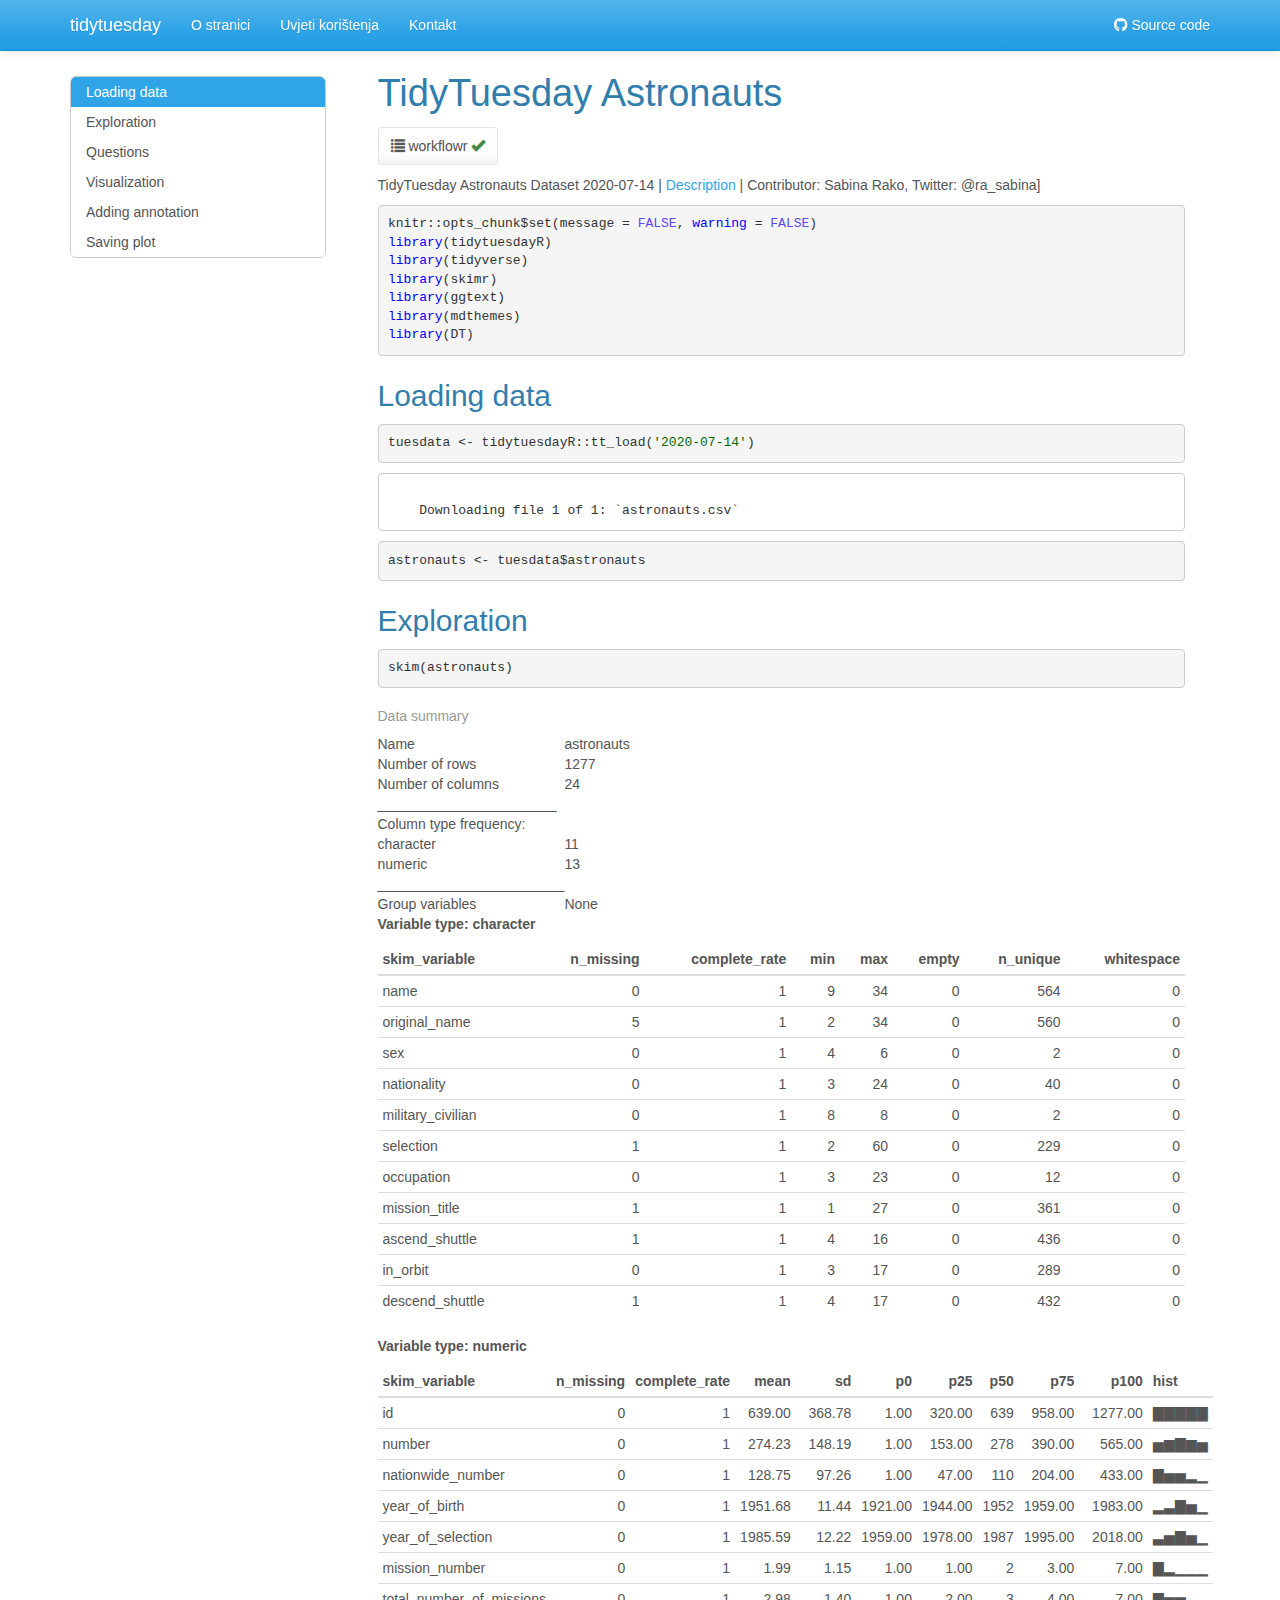
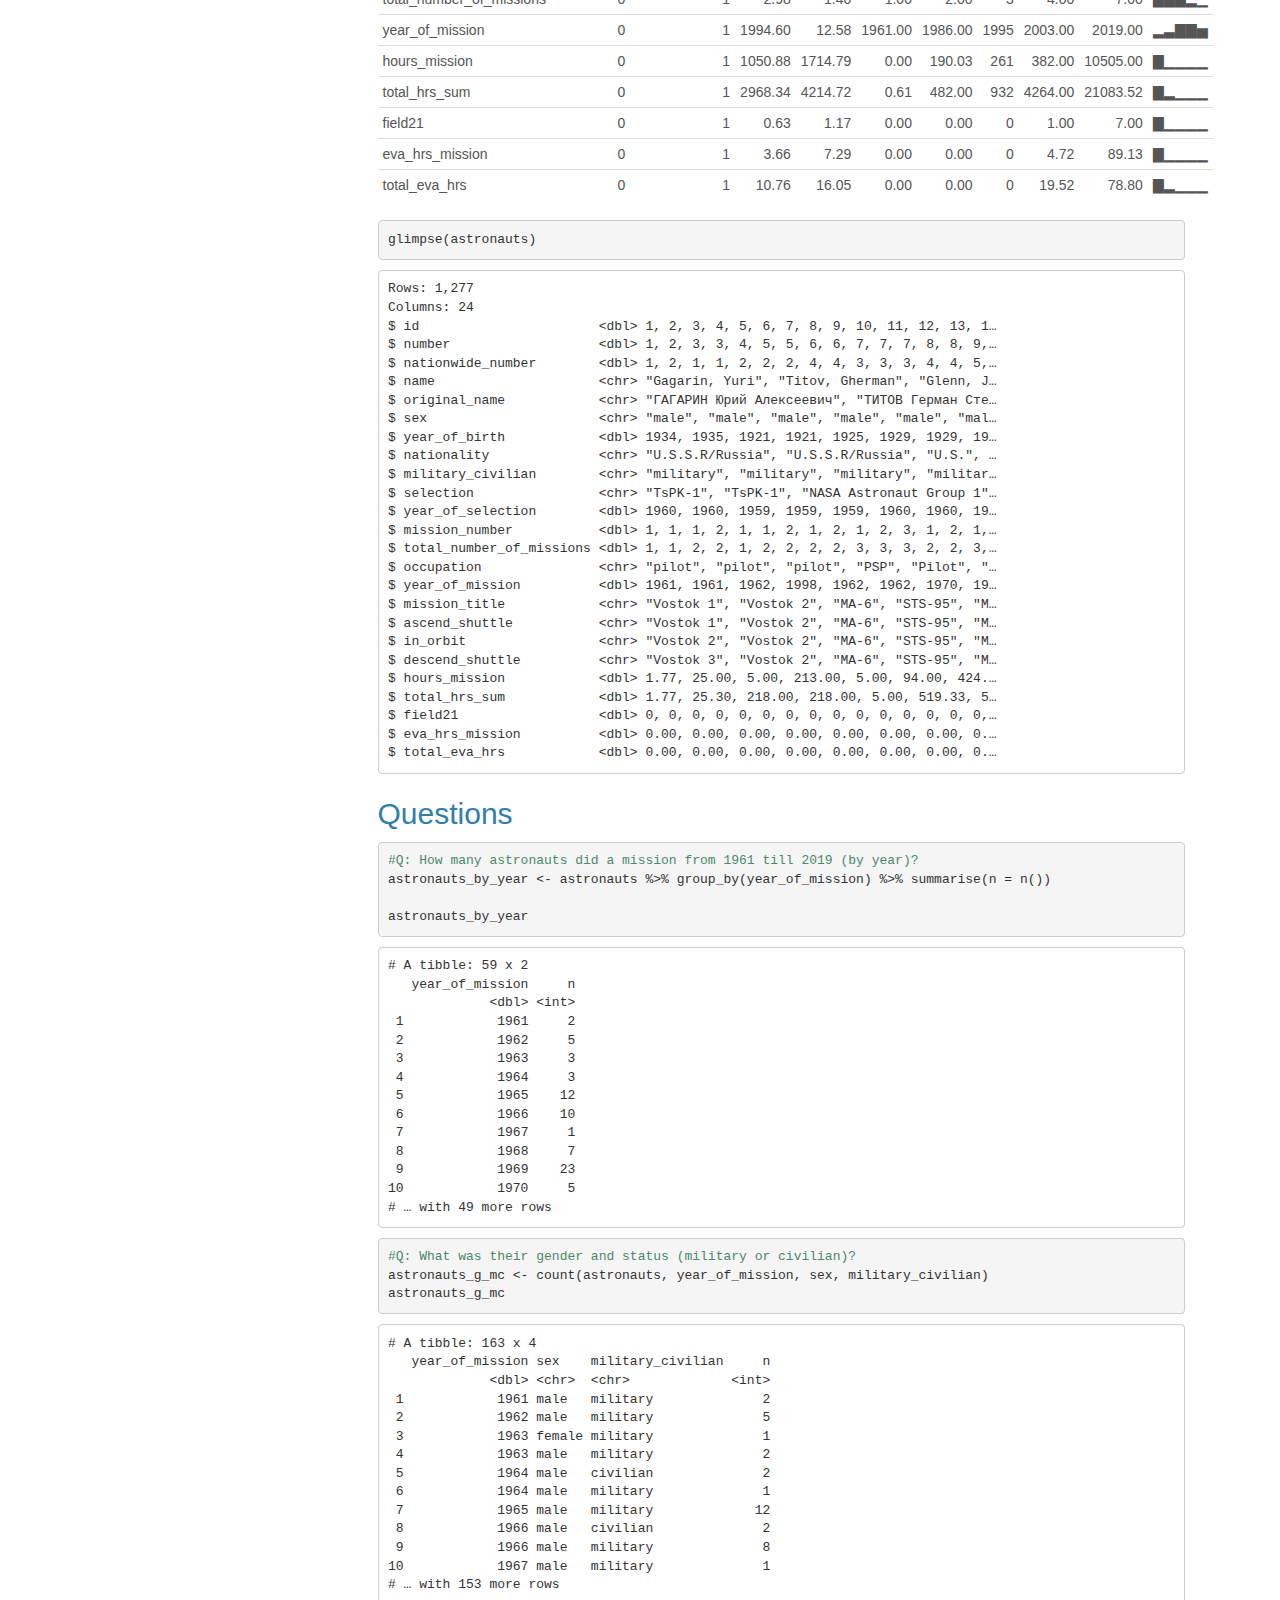
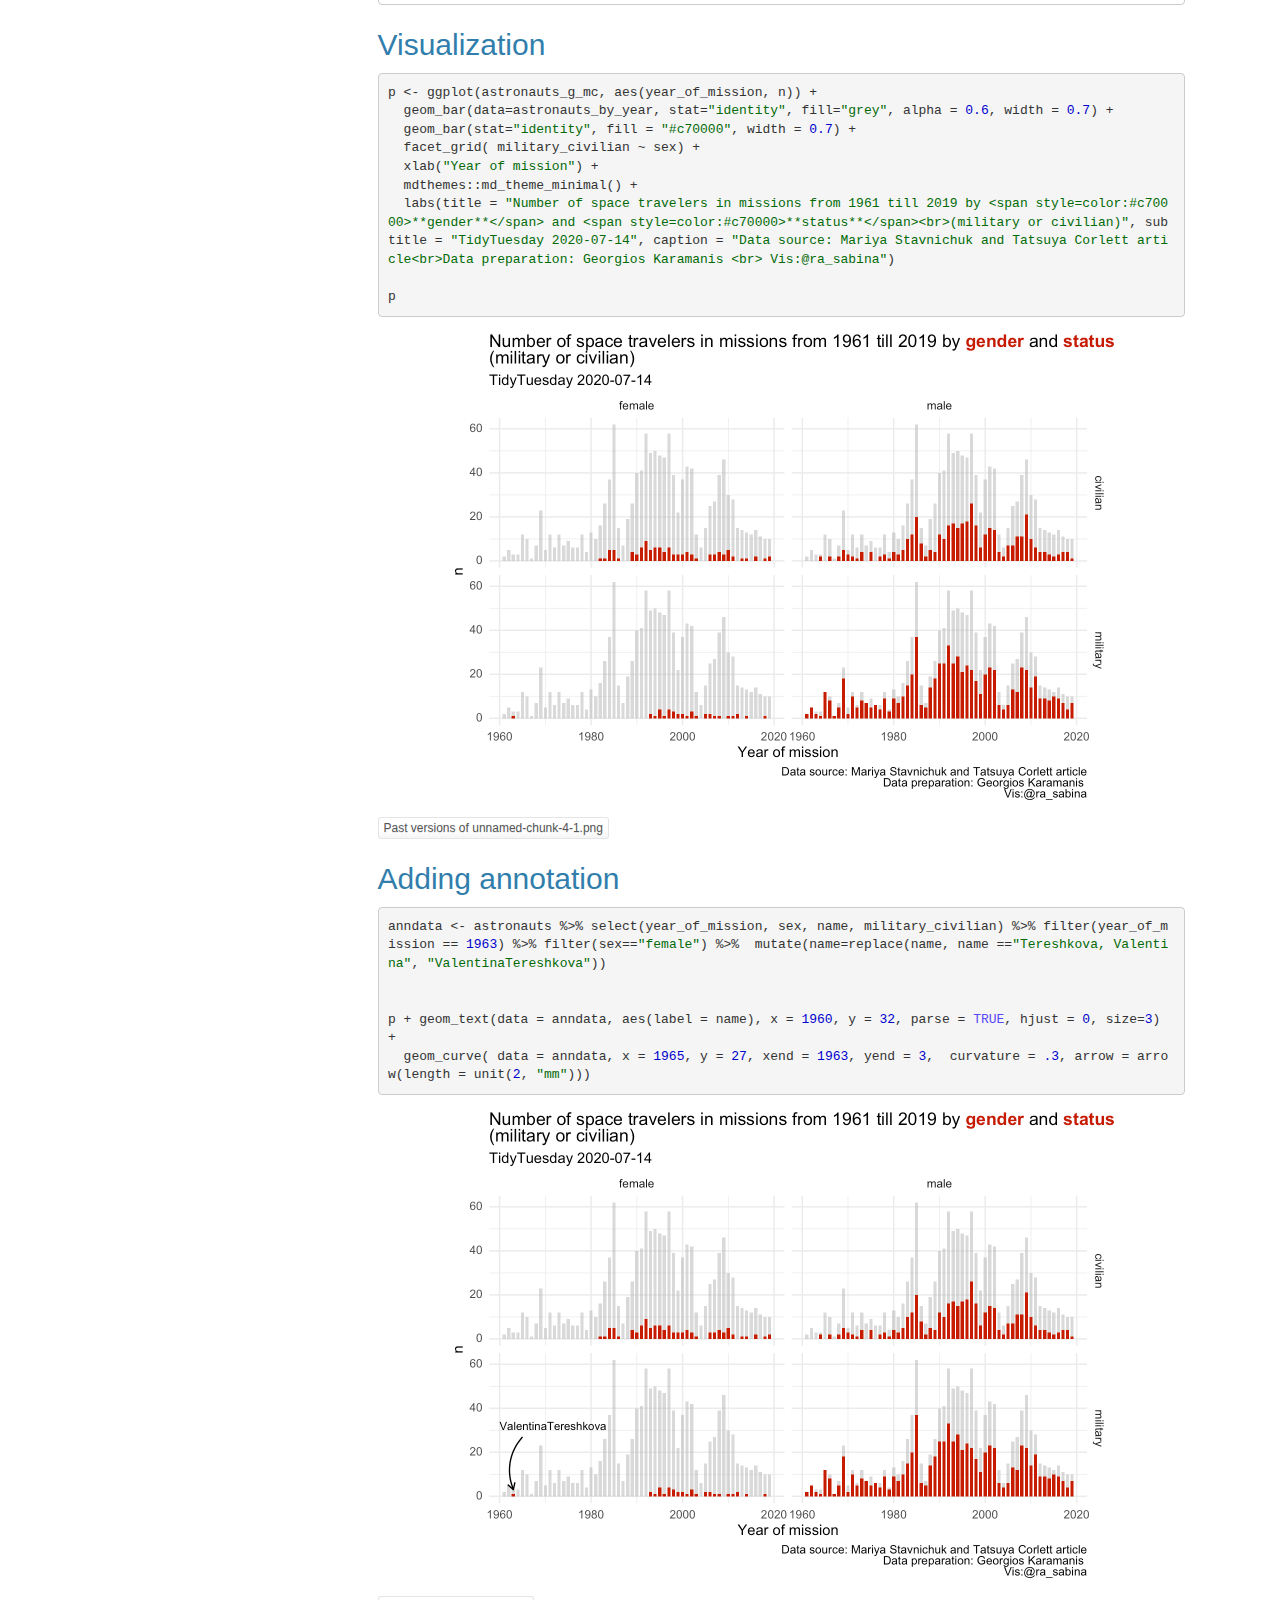
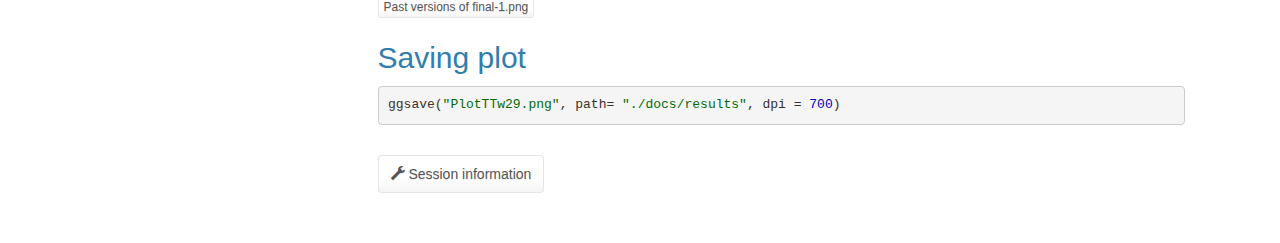
<file: docs/ttw29astronauts.html>
<!DOCTYPE html>

<html>

<head>

<meta charset="utf-8" />
<meta name="generator" content="pandoc" />
<meta http-equiv="X-UA-Compatible" content="IE=EDGE" />




<title>TidyTuesday Astronauts</title>

<script src="site_libs/jquery-1.11.3/jquery.min.js"></script>
<meta name="viewport" content="width=device-width, initial-scale=1" />
<link href="site_libs/bootstrap-3.3.5/css/cerulean.min.css" rel="stylesheet" />
<script src="site_libs/bootstrap-3.3.5/js/bootstrap.min.js"></script>
<script src="site_libs/bootstrap-3.3.5/shim/html5shiv.min.js"></script>
<script src="site_libs/bootstrap-3.3.5/shim/respond.min.js"></script>
<script src="site_libs/jqueryui-1.11.4/jquery-ui.min.js"></script>
<link href="site_libs/tocify-1.9.1/jquery.tocify.css" rel="stylesheet" />
<script src="site_libs/tocify-1.9.1/jquery.tocify.js"></script>
<script src="site_libs/navigation-1.1/tabsets.js"></script>
<link href="site_libs/highlightjs-9.12.0/textmate.css" rel="stylesheet" />
<script src="site_libs/highlightjs-9.12.0/highlight.js"></script>
<link href="site_libs/font-awesome-5.1.0/css/all.css" rel="stylesheet" />
<link href="site_libs/font-awesome-5.1.0/css/v4-shims.css" rel="stylesheet" />

<link rel="icon" href="https://github.com/workflowr/workflowr-assets/raw/master/img/reproducible.png">
<!-- Add a small amount of space between sections. -->
<style type="text/css">
div.section {
  padding-top: 12px;
}
</style>

<style type="text/css">code{white-space: pre;}</style>
<style type="text/css">
  pre:not([class]) {
    background-color: white;
  }
</style>
<script type="text/javascript">
if (window.hljs) {
  hljs.configure({languages: []});
  hljs.initHighlightingOnLoad();
  if (document.readyState && document.readyState === "complete") {
    window.setTimeout(function() { hljs.initHighlighting(); }, 0);
  }
}
</script>



<style type="text/css">
h1 {
  font-size: 34px;
}
h1.title {
  font-size: 38px;
}
h2 {
  font-size: 30px;
}
h3 {
  font-size: 24px;
}
h4 {
  font-size: 18px;
}
h5 {
  font-size: 16px;
}
h6 {
  font-size: 12px;
}
.table th:not([align]) {
  text-align: left;
}
</style>

<link rel="stylesheet" href="style.css" type="text/css" />



<style type = "text/css">
.main-container {
  max-width: 940px;
  margin-left: auto;
  margin-right: auto;
}
code {
  color: inherit;
  background-color: rgba(0, 0, 0, 0.04);
}
img {
  max-width:100%;
}
.tabbed-pane {
  padding-top: 12px;
}
.html-widget {
  margin-bottom: 20px;
}
button.code-folding-btn:focus {
  outline: none;
}
summary {
  display: list-item;
}
</style>


<style type="text/css">
/* padding for bootstrap navbar */
body {
  padding-top: 51px;
  padding-bottom: 40px;
}
/* offset scroll position for anchor links (for fixed navbar)  */
.section h1 {
  padding-top: 56px;
  margin-top: -56px;
}
.section h2 {
  padding-top: 56px;
  margin-top: -56px;
}
.section h3 {
  padding-top: 56px;
  margin-top: -56px;
}
.section h4 {
  padding-top: 56px;
  margin-top: -56px;
}
.section h5 {
  padding-top: 56px;
  margin-top: -56px;
}
.section h6 {
  padding-top: 56px;
  margin-top: -56px;
}
.dropdown-submenu {
  position: relative;
}
.dropdown-submenu>.dropdown-menu {
  top: 0;
  left: 100%;
  margin-top: -6px;
  margin-left: -1px;
  border-radius: 0 6px 6px 6px;
}
.dropdown-submenu:hover>.dropdown-menu {
  display: block;
}
.dropdown-submenu>a:after {
  display: block;
  content: " ";
  float: right;
  width: 0;
  height: 0;
  border-color: transparent;
  border-style: solid;
  border-width: 5px 0 5px 5px;
  border-left-color: #cccccc;
  margin-top: 5px;
  margin-right: -10px;
}
.dropdown-submenu:hover>a:after {
  border-left-color: #ffffff;
}
.dropdown-submenu.pull-left {
  float: none;
}
.dropdown-submenu.pull-left>.dropdown-menu {
  left: -100%;
  margin-left: 10px;
  border-radius: 6px 0 6px 6px;
}
</style>

<script>
// manage active state of menu based on current page
$(document).ready(function () {
  // active menu anchor
  href = window.location.pathname
  href = href.substr(href.lastIndexOf('/') + 1)
  if (href === "")
    href = "index.html";
  var menuAnchor = $('a[href="' + href + '"]');

  // mark it active
  menuAnchor.parent().addClass('active');

  // if it's got a parent navbar menu mark it active as well
  menuAnchor.closest('li.dropdown').addClass('active');
});
</script>

<!-- tabsets -->

<style type="text/css">
.tabset-dropdown > .nav-tabs {
  display: inline-table;
  max-height: 500px;
  min-height: 44px;
  overflow-y: auto;
  background: white;
  border: 1px solid #ddd;
  border-radius: 4px;
}

.tabset-dropdown > .nav-tabs > li.active:before {
  content: "";
  font-family: 'Glyphicons Halflings';
  display: inline-block;
  padding: 10px;
  border-right: 1px solid #ddd;
}

.tabset-dropdown > .nav-tabs.nav-tabs-open > li.active:before {
  content: "&#xe258;";
  border: none;
}

.tabset-dropdown > .nav-tabs.nav-tabs-open:before {
  content: "";
  font-family: 'Glyphicons Halflings';
  display: inline-block;
  padding: 10px;
  border-right: 1px solid #ddd;
}

.tabset-dropdown > .nav-tabs > li.active {
  display: block;
}

.tabset-dropdown > .nav-tabs > li > a,
.tabset-dropdown > .nav-tabs > li > a:focus,
.tabset-dropdown > .nav-tabs > li > a:hover {
  border: none;
  display: inline-block;
  border-radius: 4px;
  background-color: transparent;
}

.tabset-dropdown > .nav-tabs.nav-tabs-open > li {
  display: block;
  float: none;
}

.tabset-dropdown > .nav-tabs > li {
  display: none;
}
</style>

<!-- code folding -->



<style type="text/css">

#TOC {
  margin: 25px 0px 20px 0px;
}
@media (max-width: 768px) {
#TOC {
  position: relative;
  width: 100%;
}
}

@media print {
.toc-content {
  /* see https://github.com/w3c/csswg-drafts/issues/4434 */
  float: right;
}
}

.toc-content {
  padding-left: 30px;
  padding-right: 40px;
}

div.main-container {
  max-width: 1200px;
}

div.tocify {
  width: 20%;
  max-width: 260px;
  max-height: 85%;
}

@media (min-width: 768px) and (max-width: 991px) {
  div.tocify {
    width: 25%;
  }
}

@media (max-width: 767px) {
  div.tocify {
    width: 100%;
    max-width: none;
  }
}

.tocify ul, .tocify li {
  line-height: 20px;
}

.tocify-subheader .tocify-item {
  font-size: 0.90em;
}

.tocify .list-group-item {
  border-radius: 0px;
}


</style>



</head>

<body>


<div class="container-fluid main-container">


<!-- setup 3col/9col grid for toc_float and main content  -->
<div class="row-fluid">
<div class="col-xs-12 col-sm-4 col-md-3">
<div id="TOC" class="tocify">
</div>
</div>

<div class="toc-content col-xs-12 col-sm-8 col-md-9">




<div class="navbar navbar-default  navbar-fixed-top" role="navigation">
  <div class="container">
    <div class="navbar-header">
      <button type="button" class="navbar-toggle collapsed" data-toggle="collapse" data-target="#navbar">
        <span class="icon-bar"></span>
        <span class="icon-bar"></span>
        <span class="icon-bar"></span>
      </button>
      <a class="navbar-brand" href="index.html">tidytuesday</a>
    </div>
    <div id="navbar" class="navbar-collapse collapse">
      <ul class="nav navbar-nav">
        <li>
  <a href="index.html">O stranici</a>
</li>
<li>
  <a href="license.html">Uvjeti korištenja</a>
</li>
<li>
  <a href="about.html">Kontakt</a>
</li>
      </ul>
      <ul class="nav navbar-nav navbar-right">
        <li>
  <a href="https://github.com/SabinaRa/tidytuesday">
    <span class="fa fa-github"></span>
     
    Source code
  </a>
</li>
      </ul>
    </div><!--/.nav-collapse -->
  </div><!--/.container -->
</div><!--/.navbar -->

<div class="fluid-row" id="header">



<h1 class="title toc-ignore">TidyTuesday Astronauts</h1>

</div>


<p>
<button type="button" class="btn btn-default btn-workflowr btn-workflowr-report" data-toggle="collapse" data-target="#workflowr-report">
<span class="glyphicon glyphicon-list" aria-hidden="true"></span> workflowr <span class="glyphicon glyphicon-ok text-success" aria-hidden="true"></span>
</button>
</p>
<div id="workflowr-report" class="collapse">
<ul class="nav nav-tabs">
<li class="active">
<a data-toggle="tab" href="#summary">Summary</a>
</li>
<li>
<a data-toggle="tab" href="#checks"> Checks <span class="glyphicon glyphicon-ok text-success" aria-hidden="true"></span> </a>
</li>
<li>
<a data-toggle="tab" href="#versions">Past versions</a>
</li>
</ul>
<div class="tab-content">
<div id="summary" class="tab-pane fade in active">
<p>
<strong>Last updated:</strong> 2020-09-11
</p>
<p>
<strong>Checks:</strong> <span class="glyphicon glyphicon-ok text-success" aria-hidden="true"></span> 7 <span class="glyphicon glyphicon-exclamation-sign text-danger" aria-hidden="true"></span> 0
</p>
<p>
<strong>Knit directory:</strong> <code>tidytuesday/</code> <span class="glyphicon glyphicon-question-sign" aria-hidden="true" title="This is the local directory in which the code in this file was executed."> </span>
</p>
<p>
This reproducible <a href="http://rmarkdown.rstudio.com">R Markdown</a> analysis was created with <a
  href="https://github.com/jdblischak/workflowr">workflowr</a> (version 1.6.2). The <em>Checks</em> tab describes the reproducibility checks that were applied when the results were created. The <em>Past versions</em> tab lists the development history.
</p>
<hr>
</div>
<div id="checks" class="tab-pane fade">
<div id="workflowr-checks" class="panel-group">
<div class="panel panel-default">
<div class="panel-heading">
<p class="panel-title">
<a data-toggle="collapse" data-parent="#workflowr-checks" href="#strongRMarkdownfilestronguptodate"> <span class="glyphicon glyphicon-ok text-success" aria-hidden="true"></span> <strong>R Markdown file:</strong> up-to-date </a>
</p>
</div>
<div id="strongRMarkdownfilestronguptodate" class="panel-collapse collapse">
<div class="panel-body">
<p>Great! Since the R Markdown file has been committed to the Git repository, you know the exact version of the code that produced these results.</p>
</div>
</div>
</div>
<div class="panel panel-default">
<div class="panel-heading">
<p class="panel-title">
<a data-toggle="collapse" data-parent="#workflowr-checks" href="#strongEnvironmentstrongempty"> <span class="glyphicon glyphicon-ok text-success" aria-hidden="true"></span> <strong>Environment:</strong> empty </a>
</p>
</div>
<div id="strongEnvironmentstrongempty" class="panel-collapse collapse">
<div class="panel-body">
<p>Great job! The global environment was empty. Objects defined in the global environment can affect the analysis in your R Markdown file in unknown ways. For reproduciblity it’s best to always run the code in an empty environment.</p>
</div>
</div>
</div>
<div class="panel panel-default">
<div class="panel-heading">
<p class="panel-title">
<a data-toggle="collapse" data-parent="#workflowr-checks" href="#strongSeedstrongcodesetseed20200910code"> <span class="glyphicon glyphicon-ok text-success" aria-hidden="true"></span> <strong>Seed:</strong> <code>set.seed(20200910)</code> </a>
</p>
</div>
<div id="strongSeedstrongcodesetseed20200910code" class="panel-collapse collapse">
<div class="panel-body">
<p>The command <code>set.seed(20200910)</code> was run prior to running the code in the R Markdown file. Setting a seed ensures that any results that rely on randomness, e.g. subsampling or permutations, are reproducible.</p>
</div>
</div>
</div>
<div class="panel panel-default">
<div class="panel-heading">
<p class="panel-title">
<a data-toggle="collapse" data-parent="#workflowr-checks" href="#strongSessioninformationstrongrecorded"> <span class="glyphicon glyphicon-ok text-success" aria-hidden="true"></span> <strong>Session information:</strong> recorded </a>
</p>
</div>
<div id="strongSessioninformationstrongrecorded" class="panel-collapse collapse">
<div class="panel-body">
<p>Great job! Recording the operating system, R version, and package versions is critical for reproducibility.</p>
</div>
</div>
</div>
<div class="panel panel-default">
<div class="panel-heading">
<p class="panel-title">
<a data-toggle="collapse" data-parent="#workflowr-checks" href="#strongCachestrongnone"> <span class="glyphicon glyphicon-ok text-success" aria-hidden="true"></span> <strong>Cache:</strong> none </a>
</p>
</div>
<div id="strongCachestrongnone" class="panel-collapse collapse">
<div class="panel-body">
<p>Nice! There were no cached chunks for this analysis, so you can be confident that you successfully produced the results during this run.</p>
</div>
</div>
</div>
<div class="panel panel-default">
<div class="panel-heading">
<p class="panel-title">
<a data-toggle="collapse" data-parent="#workflowr-checks" href="#strongFilepathsstrongrelative"> <span class="glyphicon glyphicon-ok text-success" aria-hidden="true"></span> <strong>File paths:</strong> relative </a>
</p>
</div>
<div id="strongFilepathsstrongrelative" class="panel-collapse collapse">
<div class="panel-body">
<p>Great job! Using relative paths to the files within your workflowr project makes it easier to run your code on other machines.</p>
</div>
</div>
</div>
<div class="panel panel-default">
<div class="panel-heading">
<p class="panel-title">
<a data-toggle="collapse" data-parent="#workflowr-checks" href="#strongRepositoryversionstrongahrefhttpsgithubcomSabinaRatidytuesdaytreef739906c455e5e831137bc5bf4555150503d8bf1targetblankf739906a"> <span class="glyphicon glyphicon-ok text-success" aria-hidden="true"></span> <strong>Repository version:</strong> <a href="https://github.com/SabinaRa/tidytuesday/tree/f739906c455e5e831137bc5bf4555150503d8bf1" target="_blank">f739906</a> </a>
</p>
</div>
<div id="strongRepositoryversionstrongahrefhttpsgithubcomSabinaRatidytuesdaytreef739906c455e5e831137bc5bf4555150503d8bf1targetblankf739906a" class="panel-collapse collapse">
<div class="panel-body">
<p>
Great! You are using Git for version control. Tracking code development and connecting the code version to the results is critical for reproducibility.
</p>
<p>
The results in this page were generated with repository version <a href="https://github.com/SabinaRa/tidytuesday/tree/f739906c455e5e831137bc5bf4555150503d8bf1" target="_blank">f739906</a>. See the <em>Past versions</em> tab to see a history of the changes made to the R Markdown and HTML files.
</p>
<p>
Note that you need to be careful to ensure that all relevant files for the analysis have been committed to Git prior to generating the results (you can use <code>wflow_publish</code> or <code>wflow_git_commit</code>). workflowr only checks the R Markdown file, but you know if there are other scripts or data files that it depends on. Below is the status of the Git repository when the results were generated:
</p>
<pre><code>
Ignored files:
    Ignored:    .DS_Store

Unstaged changes:
    Deleted:    analysis/style/Lightbulb.png
    Deleted:    analysis/style/style.css

</code></pre>
<p>
Note that any generated files, e.g. HTML, png, CSS, etc., are not included in this status report because it is ok for generated content to have uncommitted changes.
</p>
</div>
</div>
</div>
</div>
<hr>
</div>
<div id="versions" class="tab-pane fade">

<p>
These are the previous versions of the repository in which changes were made to the R Markdown (<code>analysis/ttw29astronauts.Rmd</code>) and HTML (<code>docs/ttw29astronauts.html</code>) files. If you’ve configured a remote Git repository (see <code>?wflow_git_remote</code>), click on the hyperlinks in the table below to view the files as they were in that past version.
</p>
<div class="table-responsive">
<table class="table table-condensed table-hover">
<thead>
<tr>
<th>
File
</th>
<th>
Version
</th>
<th>
Author
</th>
<th>
Date
</th>
<th>
Message
</th>
</tr>
</thead>
<tbody>
<tr>
<td>
Rmd
</td>
<td>
<a href="https://github.com/SabinaRa/tidytuesday/blob/f739906c455e5e831137bc5bf4555150503d8bf1/analysis/ttw29astronauts.Rmd" target="_blank">f739906</a>
</td>
<td>
Sabina Rako
</td>
<td>
2020-09-11
</td>
<td>
Plot updated
</td>
</tr>
<tr>
<td>
html
</td>
<td>
<a href="https://rawcdn.githack.com/SabinaRa/tidytuesday/349209a423e45ed0a0b612e86b5ba5ff4055f228/docs/ttw29astronauts.html" target="_blank">349209a</a>
</td>
<td>
Sabina Rako
</td>
<td>
2020-09-10
</td>
<td>
Build site.
</td>
</tr>
<tr>
<td>
html
</td>
<td>
<a href="https://rawcdn.githack.com/SabinaRa/tidytuesday/b706deaf36598e9b58b41f9fe2e1649847604aea/docs/ttw29astronauts.html" target="_blank">b706dea</a>
</td>
<td>
Sabina Rako
</td>
<td>
2020-09-10
</td>
<td>
Build site.
</td>
</tr>
<tr>
<td>
html
</td>
<td>
<a href="https://rawcdn.githack.com/SabinaRa/tidytuesday/82b7b57f25a2b0b6471a646099c648b5e614edcb/docs/ttw29astronauts.html" target="_blank">82b7b57</a>
</td>
<td>
Sabina Rako
</td>
<td>
2020-09-10
</td>
<td>
Build site.
</td>
</tr>
<tr>
<td>
html
</td>
<td>
<a href="https://rawcdn.githack.com/SabinaRa/tidytuesday/e2264ff745a19fd832f1f7a9d98ecb8697ef40ac/docs/ttw29astronauts.html" target="_blank">e2264ff</a>
</td>
<td>
Sabina Rako
</td>
<td>
2020-09-10
</td>
<td>
Build site.
</td>
</tr>
<tr>
<td>
html
</td>
<td>
<a href="https://rawcdn.githack.com/SabinaRa/tidytuesday/75f1f632f39145d8ef57c8de6f371dcc839f13c7/docs/ttw29astronauts.html" target="_blank">75f1f63</a>
</td>
<td>
Sabina Rako
</td>
<td>
2020-09-10
</td>
<td>
Build site.
</td>
</tr>
<tr>
<td>
html
</td>
<td>
<a href="https://rawcdn.githack.com/SabinaRa/tidytuesday/26a1d575706ad38d26b71a5c92ea194f5e0124af/docs/ttw29astronauts.html" target="_blank">26a1d57</a>
</td>
<td>
Sabina Rako
</td>
<td>
2020-09-10
</td>
<td>
Build site.
</td>
</tr>
<tr>
<td>
Rmd
</td>
<td>
<a href="https://github.com/SabinaRa/tidytuesday/blob/fc378f1de95680f886741d08221275445772ecfc/analysis/ttw29astronauts.Rmd" target="_blank">fc378f1</a>
</td>
<td>
Sabina Rako
</td>
<td>
2020-09-10
</td>
<td>
New page added
</td>
</tr>
<tr>
<td>
html
</td>
<td>
<a href="https://rawcdn.githack.com/SabinaRa/tidytuesday/67420b27cdcb263c93b309ef1d919db2637c7ff5/docs/ttw29astronauts.html" target="_blank">67420b2</a>
</td>
<td>
Sabina Rako
</td>
<td>
2020-09-10
</td>
<td>
Build site.
</td>
</tr>
<tr>
<td>
html
</td>
<td>
<a href="https://rawcdn.githack.com/SabinaRa/tidytuesday/785c04941f55e4f4ec76c83e3c13e82e5e2b450e/docs/ttw29astronauts.html" target="_blank">785c049</a>
</td>
<td>
Sabina Rako
</td>
<td>
2020-09-10
</td>
<td>
Build site.
</td>
</tr>
<tr>
<td>
Rmd
</td>
<td>
<a href="https://github.com/SabinaRa/tidytuesday/blob/57d9687673f056ede46eb415d206b0fc43add978/analysis/ttw29astronauts.Rmd" target="_blank">57d9687</a>
</td>
<td>
Sabina Rako
</td>
<td>
2020-09-10
</td>
<td>
New page added
</td>
</tr>
<tr>
<td>
html
</td>
<td>
<a href="https://rawcdn.githack.com/SabinaRa/tidytuesday/6dd629e29024ea6342e56b9624cb4419d1ad47a5/docs/ttw29astronauts.html" target="_blank">6dd629e</a>
</td>
<td>
Sabina Rako
</td>
<td>
2020-09-10
</td>
<td>
Build site.
</td>
</tr>
<tr>
<td>
html
</td>
<td>
<a href="https://rawcdn.githack.com/SabinaRa/tidytuesday/b3f6c2755073f94682c718c597596a2095e4c9ea/docs/ttw29astronauts.html" target="_blank">b3f6c27</a>
</td>
<td>
Sabina Rako
</td>
<td>
2020-09-10
</td>
<td>
Build site.
</td>
</tr>
<tr>
<td>
html
</td>
<td>
<a href="https://rawcdn.githack.com/SabinaRa/tidytuesday/819f5cdb3fca385e2364b963ebd6f7ca230a7d1a/docs/ttw29astronauts.html" target="_blank">819f5cd</a>
</td>
<td>
Sabina Rako
</td>
<td>
2020-09-10
</td>
<td>
Build site.
</td>
</tr>
<tr>
<td>
html
</td>
<td>
<a href="https://rawcdn.githack.com/SabinaRa/tidytuesday/2d58b6cf35aba23ffda603c9bcede7e217af0641/docs/ttw29astronauts.html" target="_blank">2d58b6c</a>
</td>
<td>
Sabina Rako
</td>
<td>
2020-09-10
</td>
<td>
Build site.
</td>
</tr>
<tr>
<td>
Rmd
</td>
<td>
<a href="https://github.com/SabinaRa/tidytuesday/blob/6e00dbd865c37cd64c20dd63bedb1e94275ceefa/analysis/ttw29astronauts.Rmd" target="_blank">6e00dbd</a>
</td>
<td>
Sabina Rako
</td>
<td>
2020-09-10
</td>
<td>
New page added
</td>
</tr>
</tbody>
</table>
</div>
<hr>
</div>
</div>
</div>
<p>TidyTuesday Astronauts Dataset 2020-07-14 | <a href="https://github.com/rfordatascience/tidytuesday/blob/master/data/2020/2020-07-14/readme.md">Description</a> | Contributor: Sabina Rako, Twitter: <span class="citation">@ra_sabina</span>]</p>
<pre class="r"><code>knitr::opts_chunk$set(message = FALSE, warning = FALSE)
library(tidytuesdayR)
library(tidyverse)
library(skimr)
library(ggtext)
library(mdthemes)
library(DT)</code></pre>
<div id="loading-data" class="section level2">
<h2>Loading data</h2>
<pre class="r"><code>tuesdata &lt;- tidytuesdayR::tt_load(&#39;2020-07-14&#39;)</code></pre>
<pre><code>
    Downloading file 1 of 1: `astronauts.csv`</code></pre>
<pre class="r"><code>astronauts &lt;- tuesdata$astronauts</code></pre>
</div>
<div id="exploration" class="section level2">
<h2>Exploration</h2>
<pre class="r"><code>skim(astronauts)</code></pre>
<table>
<caption>Data summary</caption>
<tbody>
<tr class="odd">
<td align="left">Name</td>
<td align="left">astronauts</td>
</tr>
<tr class="even">
<td align="left">Number of rows</td>
<td align="left">1277</td>
</tr>
<tr class="odd">
<td align="left">Number of columns</td>
<td align="left">24</td>
</tr>
<tr class="even">
<td align="left">_______________________</td>
<td align="left"></td>
</tr>
<tr class="odd">
<td align="left">Column type frequency:</td>
<td align="left"></td>
</tr>
<tr class="even">
<td align="left">character</td>
<td align="left">11</td>
</tr>
<tr class="odd">
<td align="left">numeric</td>
<td align="left">13</td>
</tr>
<tr class="even">
<td align="left">________________________</td>
<td align="left"></td>
</tr>
<tr class="odd">
<td align="left">Group variables</td>
<td align="left">None</td>
</tr>
</tbody>
</table>
<p><strong>Variable type: character</strong></p>
<table>
<thead>
<tr class="header">
<th align="left">skim_variable</th>
<th align="right">n_missing</th>
<th align="right">complete_rate</th>
<th align="right">min</th>
<th align="right">max</th>
<th align="right">empty</th>
<th align="right">n_unique</th>
<th align="right">whitespace</th>
</tr>
</thead>
<tbody>
<tr class="odd">
<td align="left">name</td>
<td align="right">0</td>
<td align="right">1</td>
<td align="right">9</td>
<td align="right">34</td>
<td align="right">0</td>
<td align="right">564</td>
<td align="right">0</td>
</tr>
<tr class="even">
<td align="left">original_name</td>
<td align="right">5</td>
<td align="right">1</td>
<td align="right">2</td>
<td align="right">34</td>
<td align="right">0</td>
<td align="right">560</td>
<td align="right">0</td>
</tr>
<tr class="odd">
<td align="left">sex</td>
<td align="right">0</td>
<td align="right">1</td>
<td align="right">4</td>
<td align="right">6</td>
<td align="right">0</td>
<td align="right">2</td>
<td align="right">0</td>
</tr>
<tr class="even">
<td align="left">nationality</td>
<td align="right">0</td>
<td align="right">1</td>
<td align="right">3</td>
<td align="right">24</td>
<td align="right">0</td>
<td align="right">40</td>
<td align="right">0</td>
</tr>
<tr class="odd">
<td align="left">military_civilian</td>
<td align="right">0</td>
<td align="right">1</td>
<td align="right">8</td>
<td align="right">8</td>
<td align="right">0</td>
<td align="right">2</td>
<td align="right">0</td>
</tr>
<tr class="even">
<td align="left">selection</td>
<td align="right">1</td>
<td align="right">1</td>
<td align="right">2</td>
<td align="right">60</td>
<td align="right">0</td>
<td align="right">229</td>
<td align="right">0</td>
</tr>
<tr class="odd">
<td align="left">occupation</td>
<td align="right">0</td>
<td align="right">1</td>
<td align="right">3</td>
<td align="right">23</td>
<td align="right">0</td>
<td align="right">12</td>
<td align="right">0</td>
</tr>
<tr class="even">
<td align="left">mission_title</td>
<td align="right">1</td>
<td align="right">1</td>
<td align="right">1</td>
<td align="right">27</td>
<td align="right">0</td>
<td align="right">361</td>
<td align="right">0</td>
</tr>
<tr class="odd">
<td align="left">ascend_shuttle</td>
<td align="right">1</td>
<td align="right">1</td>
<td align="right">4</td>
<td align="right">16</td>
<td align="right">0</td>
<td align="right">436</td>
<td align="right">0</td>
</tr>
<tr class="even">
<td align="left">in_orbit</td>
<td align="right">0</td>
<td align="right">1</td>
<td align="right">3</td>
<td align="right">17</td>
<td align="right">0</td>
<td align="right">289</td>
<td align="right">0</td>
</tr>
<tr class="odd">
<td align="left">descend_shuttle</td>
<td align="right">1</td>
<td align="right">1</td>
<td align="right">4</td>
<td align="right">17</td>
<td align="right">0</td>
<td align="right">432</td>
<td align="right">0</td>
</tr>
</tbody>
</table>
<p><strong>Variable type: numeric</strong></p>
<table>
<thead>
<tr class="header">
<th align="left">skim_variable</th>
<th align="right">n_missing</th>
<th align="right">complete_rate</th>
<th align="right">mean</th>
<th align="right">sd</th>
<th align="right">p0</th>
<th align="right">p25</th>
<th align="right">p50</th>
<th align="right">p75</th>
<th align="right">p100</th>
<th align="left">hist</th>
</tr>
</thead>
<tbody>
<tr class="odd">
<td align="left">id</td>
<td align="right">0</td>
<td align="right">1</td>
<td align="right">639.00</td>
<td align="right">368.78</td>
<td align="right">1.00</td>
<td align="right">320.00</td>
<td align="right">639</td>
<td align="right">958.00</td>
<td align="right">1277.00</td>
<td align="left">▇▇▇▇▇</td>
</tr>
<tr class="even">
<td align="left">number</td>
<td align="right">0</td>
<td align="right">1</td>
<td align="right">274.23</td>
<td align="right">148.19</td>
<td align="right">1.00</td>
<td align="right">153.00</td>
<td align="right">278</td>
<td align="right">390.00</td>
<td align="right">565.00</td>
<td align="left">▅▆▇▆▅</td>
</tr>
<tr class="odd">
<td align="left">nationwide_number</td>
<td align="right">0</td>
<td align="right">1</td>
<td align="right">128.75</td>
<td align="right">97.26</td>
<td align="right">1.00</td>
<td align="right">47.00</td>
<td align="right">110</td>
<td align="right">204.00</td>
<td align="right">433.00</td>
<td align="left">▇▅▅▂▁</td>
</tr>
<tr class="even">
<td align="left">year_of_birth</td>
<td align="right">0</td>
<td align="right">1</td>
<td align="right">1951.68</td>
<td align="right">11.44</td>
<td align="right">1921.00</td>
<td align="right">1944.00</td>
<td align="right">1952</td>
<td align="right">1959.00</td>
<td align="right">1983.00</td>
<td align="left">▂▃▇▅▁</td>
</tr>
<tr class="odd">
<td align="left">year_of_selection</td>
<td align="right">0</td>
<td align="right">1</td>
<td align="right">1985.59</td>
<td align="right">12.22</td>
<td align="right">1959.00</td>
<td align="right">1978.00</td>
<td align="right">1987</td>
<td align="right">1995.00</td>
<td align="right">2018.00</td>
<td align="left">▃▅▇▅▁</td>
</tr>
<tr class="even">
<td align="left">mission_number</td>
<td align="right">0</td>
<td align="right">1</td>
<td align="right">1.99</td>
<td align="right">1.15</td>
<td align="right">1.00</td>
<td align="right">1.00</td>
<td align="right">2</td>
<td align="right">3.00</td>
<td align="right">7.00</td>
<td align="left">▇▂▁▁▁</td>
</tr>
<tr class="odd">
<td align="left">total_number_of_missions</td>
<td align="right">0</td>
<td align="right">1</td>
<td align="right">2.98</td>
<td align="right">1.40</td>
<td align="right">1.00</td>
<td align="right">2.00</td>
<td align="right">3</td>
<td align="right">4.00</td>
<td align="right">7.00</td>
<td align="left">▇▅▅▂▁</td>
</tr>
<tr class="even">
<td align="left">year_of_mission</td>
<td align="right">0</td>
<td align="right">1</td>
<td align="right">1994.60</td>
<td align="right">12.58</td>
<td align="right">1961.00</td>
<td align="right">1986.00</td>
<td align="right">1995</td>
<td align="right">2003.00</td>
<td align="right">2019.00</td>
<td align="left">▂▃▇▇▅</td>
</tr>
<tr class="odd">
<td align="left">hours_mission</td>
<td align="right">0</td>
<td align="right">1</td>
<td align="right">1050.88</td>
<td align="right">1714.79</td>
<td align="right">0.00</td>
<td align="right">190.03</td>
<td align="right">261</td>
<td align="right">382.00</td>
<td align="right">10505.00</td>
<td align="left">▇▁▁▁▁</td>
</tr>
<tr class="even">
<td align="left">total_hrs_sum</td>
<td align="right">0</td>
<td align="right">1</td>
<td align="right">2968.34</td>
<td align="right">4214.72</td>
<td align="right">0.61</td>
<td align="right">482.00</td>
<td align="right">932</td>
<td align="right">4264.00</td>
<td align="right">21083.52</td>
<td align="left">▇▂▁▁▁</td>
</tr>
<tr class="odd">
<td align="left">field21</td>
<td align="right">0</td>
<td align="right">1</td>
<td align="right">0.63</td>
<td align="right">1.17</td>
<td align="right">0.00</td>
<td align="right">0.00</td>
<td align="right">0</td>
<td align="right">1.00</td>
<td align="right">7.00</td>
<td align="left">▇▁▁▁▁</td>
</tr>
<tr class="even">
<td align="left">eva_hrs_mission</td>
<td align="right">0</td>
<td align="right">1</td>
<td align="right">3.66</td>
<td align="right">7.29</td>
<td align="right">0.00</td>
<td align="right">0.00</td>
<td align="right">0</td>
<td align="right">4.72</td>
<td align="right">89.13</td>
<td align="left">▇▁▁▁▁</td>
</tr>
<tr class="odd">
<td align="left">total_eva_hrs</td>
<td align="right">0</td>
<td align="right">1</td>
<td align="right">10.76</td>
<td align="right">16.05</td>
<td align="right">0.00</td>
<td align="right">0.00</td>
<td align="right">0</td>
<td align="right">19.52</td>
<td align="right">78.80</td>
<td align="left">▇▂▁▁▁</td>
</tr>
</tbody>
</table>
<pre class="r"><code>glimpse(astronauts)</code></pre>
<pre><code>Rows: 1,277
Columns: 24
$ id                       &lt;dbl&gt; 1, 2, 3, 4, 5, 6, 7, 8, 9, 10, 11, 12, 13, 1…
$ number                   &lt;dbl&gt; 1, 2, 3, 3, 4, 5, 5, 6, 6, 7, 7, 7, 8, 8, 9,…
$ nationwide_number        &lt;dbl&gt; 1, 2, 1, 1, 2, 2, 2, 4, 4, 3, 3, 3, 4, 4, 5,…
$ name                     &lt;chr&gt; &quot;Gagarin, Yuri&quot;, &quot;Titov, Gherman&quot;, &quot;Glenn, J…
$ original_name            &lt;chr&gt; &quot;ГАГАРИН Юрий Алексеевич&quot;, &quot;ТИТОВ Герман Сте…
$ sex                      &lt;chr&gt; &quot;male&quot;, &quot;male&quot;, &quot;male&quot;, &quot;male&quot;, &quot;male&quot;, &quot;mal…
$ year_of_birth            &lt;dbl&gt; 1934, 1935, 1921, 1921, 1925, 1929, 1929, 19…
$ nationality              &lt;chr&gt; &quot;U.S.S.R/Russia&quot;, &quot;U.S.S.R/Russia&quot;, &quot;U.S.&quot;, …
$ military_civilian        &lt;chr&gt; &quot;military&quot;, &quot;military&quot;, &quot;military&quot;, &quot;militar…
$ selection                &lt;chr&gt; &quot;TsPK-1&quot;, &quot;TsPK-1&quot;, &quot;NASA Astronaut Group 1&quot;…
$ year_of_selection        &lt;dbl&gt; 1960, 1960, 1959, 1959, 1959, 1960, 1960, 19…
$ mission_number           &lt;dbl&gt; 1, 1, 1, 2, 1, 1, 2, 1, 2, 1, 2, 3, 1, 2, 1,…
$ total_number_of_missions &lt;dbl&gt; 1, 1, 2, 2, 1, 2, 2, 2, 2, 3, 3, 3, 2, 2, 3,…
$ occupation               &lt;chr&gt; &quot;pilot&quot;, &quot;pilot&quot;, &quot;pilot&quot;, &quot;PSP&quot;, &quot;Pilot&quot;, &quot;…
$ year_of_mission          &lt;dbl&gt; 1961, 1961, 1962, 1998, 1962, 1962, 1970, 19…
$ mission_title            &lt;chr&gt; &quot;Vostok 1&quot;, &quot;Vostok 2&quot;, &quot;MA-6&quot;, &quot;STS-95&quot;, &quot;M…
$ ascend_shuttle           &lt;chr&gt; &quot;Vostok 1&quot;, &quot;Vostok 2&quot;, &quot;MA-6&quot;, &quot;STS-95&quot;, &quot;M…
$ in_orbit                 &lt;chr&gt; &quot;Vostok 2&quot;, &quot;Vostok 2&quot;, &quot;MA-6&quot;, &quot;STS-95&quot;, &quot;M…
$ descend_shuttle          &lt;chr&gt; &quot;Vostok 3&quot;, &quot;Vostok 2&quot;, &quot;MA-6&quot;, &quot;STS-95&quot;, &quot;M…
$ hours_mission            &lt;dbl&gt; 1.77, 25.00, 5.00, 213.00, 5.00, 94.00, 424.…
$ total_hrs_sum            &lt;dbl&gt; 1.77, 25.30, 218.00, 218.00, 5.00, 519.33, 5…
$ field21                  &lt;dbl&gt; 0, 0, 0, 0, 0, 0, 0, 0, 0, 0, 0, 0, 0, 0, 0,…
$ eva_hrs_mission          &lt;dbl&gt; 0.00, 0.00, 0.00, 0.00, 0.00, 0.00, 0.00, 0.…
$ total_eva_hrs            &lt;dbl&gt; 0.00, 0.00, 0.00, 0.00, 0.00, 0.00, 0.00, 0.…</code></pre>
</div>
<div id="questions" class="section level2">
<h2>Questions</h2>
<pre class="r"><code>#Q: How many astronauts did a mission from 1961 till 2019 (by year)?
astronauts_by_year &lt;- astronauts %&gt;% group_by(year_of_mission) %&gt;% summarise(n = n())

astronauts_by_year</code></pre>
<pre><code># A tibble: 59 x 2
   year_of_mission     n
             &lt;dbl&gt; &lt;int&gt;
 1            1961     2
 2            1962     5
 3            1963     3
 4            1964     3
 5            1965    12
 6            1966    10
 7            1967     1
 8            1968     7
 9            1969    23
10            1970     5
# … with 49 more rows</code></pre>
<pre class="r"><code>#Q: What was their gender and status (military or civilian)?
astronauts_g_mc &lt;- count(astronauts, year_of_mission, sex, military_civilian) 
astronauts_g_mc</code></pre>
<pre><code># A tibble: 163 x 4
   year_of_mission sex    military_civilian     n
             &lt;dbl&gt; &lt;chr&gt;  &lt;chr&gt;             &lt;int&gt;
 1            1961 male   military              2
 2            1962 male   military              5
 3            1963 female military              1
 4            1963 male   military              2
 5            1964 male   civilian              2
 6            1964 male   military              1
 7            1965 male   military             12
 8            1966 male   civilian              2
 9            1966 male   military              8
10            1967 male   military              1
# … with 153 more rows</code></pre>
</div>
<div id="visualization" class="section level2">
<h2>Visualization</h2>
<pre class="r"><code>p &lt;- ggplot(astronauts_g_mc, aes(year_of_mission, n)) + 
  geom_bar(data=astronauts_by_year, stat=&quot;identity&quot;, fill=&quot;grey&quot;, alpha = 0.6, width = 0.7) + 
  geom_bar(stat=&quot;identity&quot;, fill = &quot;#c70000&quot;, width = 0.7) + 
  facet_grid( military_civilian ~ sex) + 
  xlab(&quot;Year of mission&quot;) + 
  mdthemes::md_theme_minimal() + 
  labs(title = &quot;Number of space travelers in missions from 1961 till 2019 by &lt;span style=color:#c70000&gt;**gender**&lt;/span&gt; and &lt;span style=color:#c70000&gt;**status**&lt;/span&gt;&lt;br&gt;(military or civilian)&quot;, subtitle = &quot;TidyTuesday 2020-07-14&quot;, caption = &quot;Data source: Mariya Stavnichuk and Tatsuya Corlett article&lt;br&gt;Data preparation: Georgios Karamanis &lt;br&gt; Vis:@ra_sabina&quot;) 

p</code></pre>
<p><img src="figure/ttw29astronauts.Rmd/unnamed-chunk-4-1.png" width="672" style="display: block; margin: auto;" /></p>
<p>
<button type="button" class="btn btn-default btn-xs btn-workflowr btn-workflowr-fig" data-toggle="collapse" data-target="#fig-unnamed-chunk-4-1">
Past versions of unnamed-chunk-4-1.png
</button>
</p>
<div id="fig-unnamed-chunk-4-1" class="collapse">
<div class="table-responsive">
<table class="table table-condensed table-hover">
<thead>
<tr>
<th>
Version
</th>
<th>
Author
</th>
<th>
Date
</th>
</tr>
</thead>
<tbody>
<tr>
<td>
<a href="https://github.com/SabinaRa/tidytuesday/blob/2d58b6cf35aba23ffda603c9bcede7e217af0641/docs/figure/ttw29astronauts.Rmd/unnamed-chunk-4-1.png" target="_blank">2d58b6c</a>
</td>
<td>
Sabina Rako
</td>
<td>
2020-09-10
</td>
</tr>
</tbody>
</table>
</div>
</div>
</div>
<div id="adding-annotation" class="section level2">
<h2>Adding annotation</h2>
<pre class="r"><code>anndata &lt;- astronauts %&gt;% select(year_of_mission, sex, name, military_civilian) %&gt;% filter(year_of_mission == 1963) %&gt;% filter(sex==&quot;female&quot;) %&gt;%  mutate(name=replace(name, name ==&quot;Tereshkova, Valentina&quot;, &quot;ValentinaTereshkova&quot;)) 


p + geom_text(data = anndata, aes(label = name), x = 1960, y = 32, parse = TRUE, hjust = 0, size=3) +  
  geom_curve( data = anndata, x = 1965, y = 27, xend = 1963, yend = 3,  curvature = .3, arrow = arrow(length = unit(2, &quot;mm&quot;)))</code></pre>
<p><img src="figure/ttw29astronauts.Rmd/final-1.png" width="672" style="display: block; margin: auto;" /></p>
<p>
<button type="button" class="btn btn-default btn-xs btn-workflowr btn-workflowr-fig" data-toggle="collapse" data-target="#fig-final-1">
Past versions of final-1.png
</button>
</p>
<div id="fig-final-1" class="collapse">
<div class="table-responsive">
<table class="table table-condensed table-hover">
<thead>
<tr>
<th>
Version
</th>
<th>
Author
</th>
<th>
Date
</th>
</tr>
</thead>
<tbody>
<tr>
<td>
<a href="https://github.com/SabinaRa/tidytuesday/blob/785c04941f55e4f4ec76c83e3c13e82e5e2b450e/docs/figure/ttw29astronauts.Rmd/final-1.png" target="_blank">785c049</a>
</td>
<td>
Sabina Rako
</td>
<td>
2020-09-10
</td>
</tr>
</tbody>
</table>
</div>
</div>
</div>
<div id="saving-plot" class="section level2">
<h2>Saving plot</h2>
<pre class="r"><code>ggsave(&quot;PlotTTw29.png&quot;, path= &quot;./docs/results&quot;, dpi = 700)</code></pre>
<br>
<p>
<button type="button" class="btn btn-default btn-workflowr btn-workflowr-sessioninfo" data-toggle="collapse" data-target="#workflowr-sessioninfo" style="display: block;">
<span class="glyphicon glyphicon-wrench" aria-hidden="true"></span> Session information
</button>
</p>
<div id="workflowr-sessioninfo" class="collapse">
<pre class="r"><code>sessionInfo()</code></pre>
<pre><code>R version 4.0.0 (2020-04-24)
Platform: x86_64-apple-darwin17.0 (64-bit)
Running under: macOS Catalina 10.15.5

Matrix products: default
BLAS:   /Library/Frameworks/R.framework/Versions/4.0/Resources/lib/libRblas.dylib
LAPACK: /Library/Frameworks/R.framework/Versions/4.0/Resources/lib/libRlapack.dylib

locale:
[1] en_US.UTF-8/en_US.UTF-8/en_US.UTF-8/C/en_US.UTF-8/en_US.UTF-8

attached base packages:
[1] stats     graphics  grDevices utils     datasets  methods   base     

other attached packages:
 [1] DT_0.13            mdthemes_0.1.0     ggtext_0.1.0       skimr_2.1.2       
 [5] forcats_0.5.0      stringr_1.4.0      dplyr_1.0.2        purrr_0.3.4       
 [9] readr_1.3.1        tidyr_1.1.2        tibble_3.0.3       ggplot2_3.3.2     
[13] tidyverse_1.3.0    tidytuesdayR_1.0.1 workflowr_1.6.2   

loaded via a namespace (and not attached):
 [1] httr_1.4.1        jsonlite_1.7.0    modelr_0.1.8      assertthat_0.2.1 
 [5] highr_0.8         selectr_0.4-2     blob_1.2.1        cellranger_1.1.0 
 [9] yaml_2.2.1        pillar_1.4.6      backports_1.1.9   lattice_0.20-41  
[13] glue_1.4.2        digest_0.6.25     promises_1.1.0    gridtext_0.1.1   
[17] rvest_0.3.5       colorspace_1.4-1  htmltools_0.5.0   httpuv_1.5.4     
[21] pkgconfig_2.0.3   broom_0.5.6       haven_2.3.1       scales_1.1.1     
[25] whisker_0.4       later_1.1.0.1     git2r_0.27.1      generics_0.0.2   
[29] farver_2.0.3      usethis_1.6.1     ellipsis_0.3.1    withr_2.2.0      
[33] repr_1.1.0        cli_2.0.2         magrittr_1.5      crayon_1.3.4     
[37] readxl_1.3.1      evaluate_0.14     fs_1.4.1          fansi_0.4.1      
[41] nlme_3.1-147      xml2_1.3.2        tools_4.0.0       hms_0.5.3        
[45] lifecycle_0.2.0   munsell_0.5.0     reprex_0.3.0      compiler_4.0.0   
[49] rlang_0.4.7       grid_4.0.0        rstudioapi_0.11   htmlwidgets_1.5.1
[53] base64enc_0.1-3   labeling_0.3      rmarkdown_2.2     gtable_0.3.0     
[57] DBI_1.1.0         curl_4.3          markdown_1.1      R6_2.4.1         
[61] lubridate_1.7.9   knitr_1.28        utf8_1.1.4        rprojroot_1.3-2  
[65] stringi_1.4.6     Rcpp_1.0.4.6      vctrs_0.3.4       dbplyr_1.4.4     
[69] tidyselect_1.1.0  xfun_0.14        </code></pre>
</div>
</div>


<!-- Adjust MathJax settings so that all math formulae are shown using
TeX fonts only; see
http://docs.mathjax.org/en/latest/configuration.html.  This will make
the presentation more consistent at the cost of the webpage sometimes
taking slightly longer to load. Note that this only works because the
footer is added to webpages before the MathJax javascript. -->
<script type="text/x-mathjax-config">
  MathJax.Hub.Config({
    "HTML-CSS": { availableFonts: ["TeX"] }
  });
</script>


</div>
</div>

</div>

<script>

// add bootstrap table styles to pandoc tables
function bootstrapStylePandocTables() {
  $('tr.header').parent('thead').parent('table').addClass('table table-condensed');
}
$(document).ready(function () {
  bootstrapStylePandocTables();
});


</script>

<!-- tabsets -->

<script>
$(document).ready(function () {
  window.buildTabsets("TOC");
});

$(document).ready(function () {
  $('.tabset-dropdown > .nav-tabs > li').click(function () {
    $(this).parent().toggleClass('nav-tabs-open')
  });
});
</script>

<!-- code folding -->

<script>
$(document).ready(function ()  {

    // move toc-ignore selectors from section div to header
    $('div.section.toc-ignore')
        .removeClass('toc-ignore')
        .children('h1,h2,h3,h4,h5').addClass('toc-ignore');

    // establish options
    var options = {
      selectors: "h1,h2,h3",
      theme: "bootstrap3",
      context: '.toc-content',
      hashGenerator: function (text) {
        return text.replace(/[.\\/?&!#<>]/g, '').replace(/\s/g, '_');
      },
      ignoreSelector: ".toc-ignore",
      scrollTo: 0
    };
    options.showAndHide = true;
    options.smoothScroll = true;

    // tocify
    var toc = $("#TOC").tocify(options).data("toc-tocify");
});
</script>

<!-- dynamically load mathjax for compatibility with self-contained -->
<script>
  (function () {
    var script = document.createElement("script");
    script.type = "text/javascript";
    script.src  = "https://mathjax.rstudio.com/latest/MathJax.js?config=TeX-AMS-MML_HTMLorMML";
    document.getElementsByTagName("head")[0].appendChild(script);
  })();
</script>

</body>
</html>
</file>
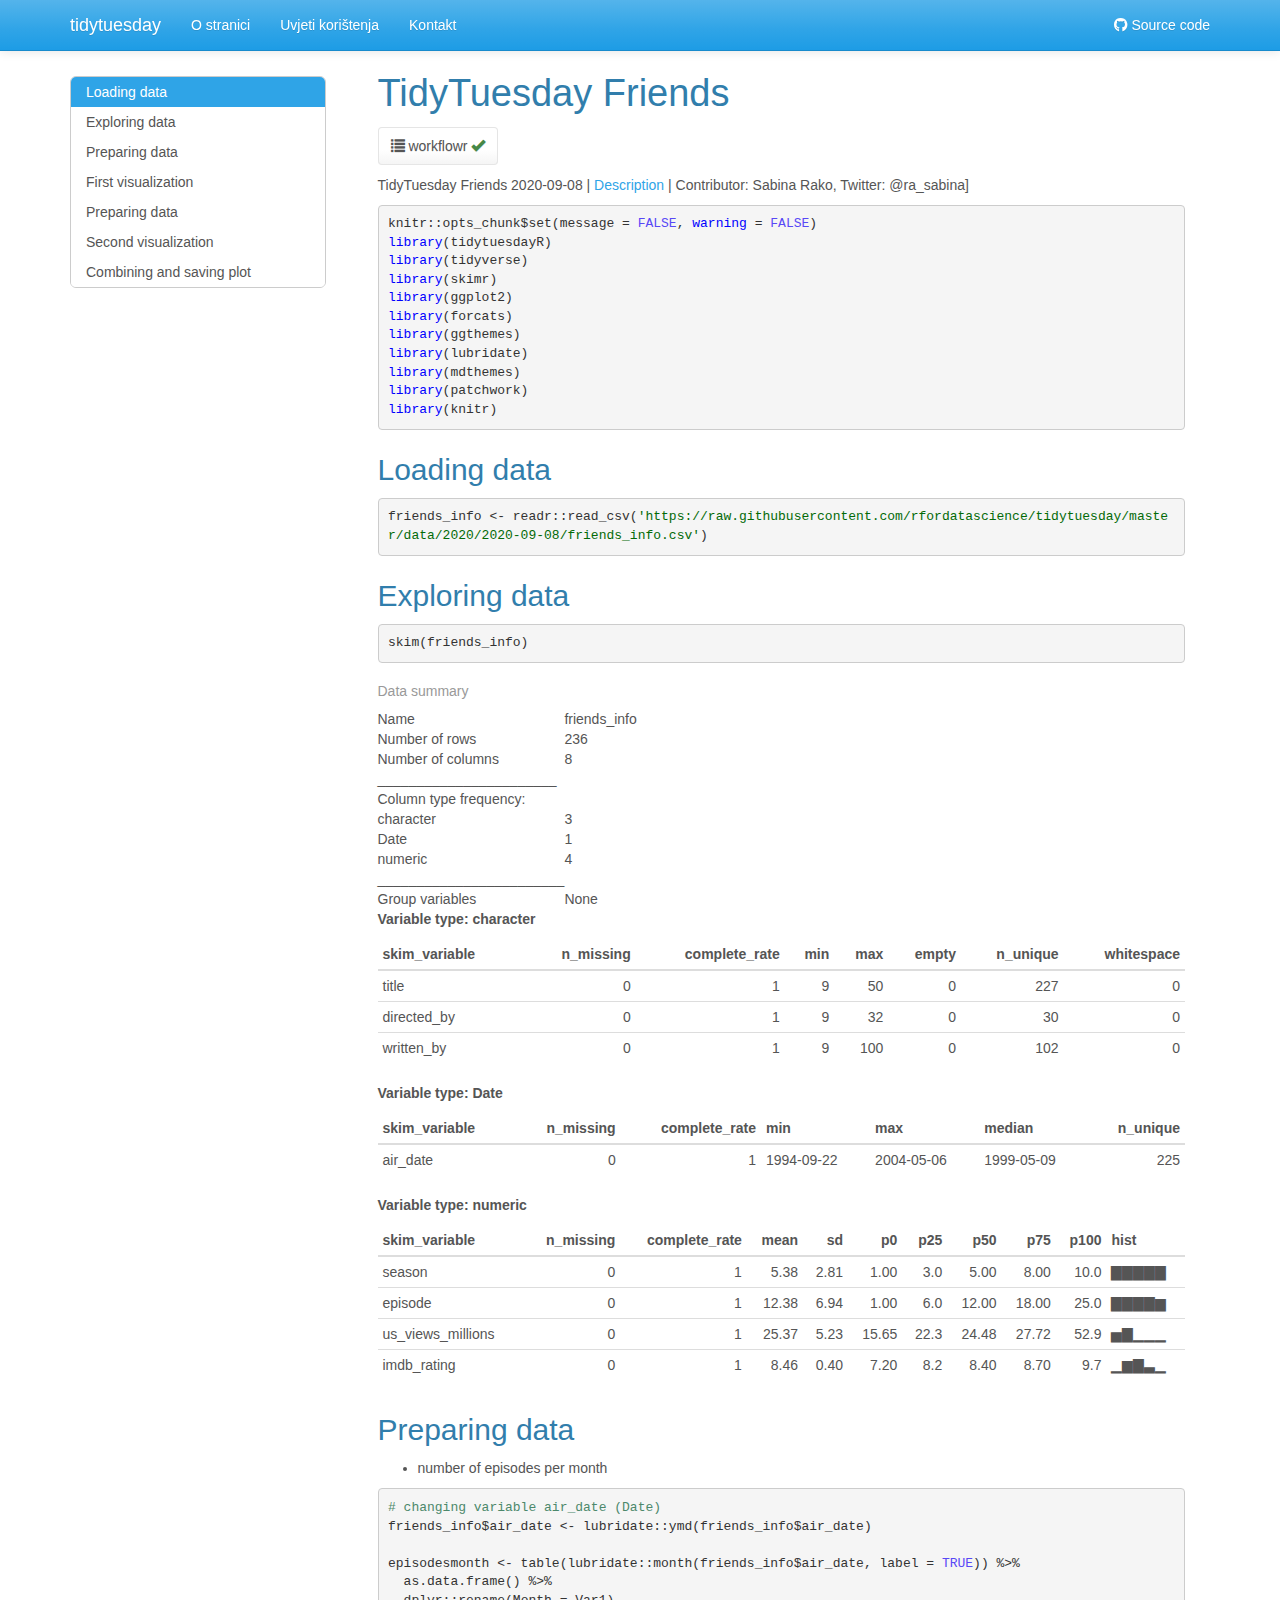
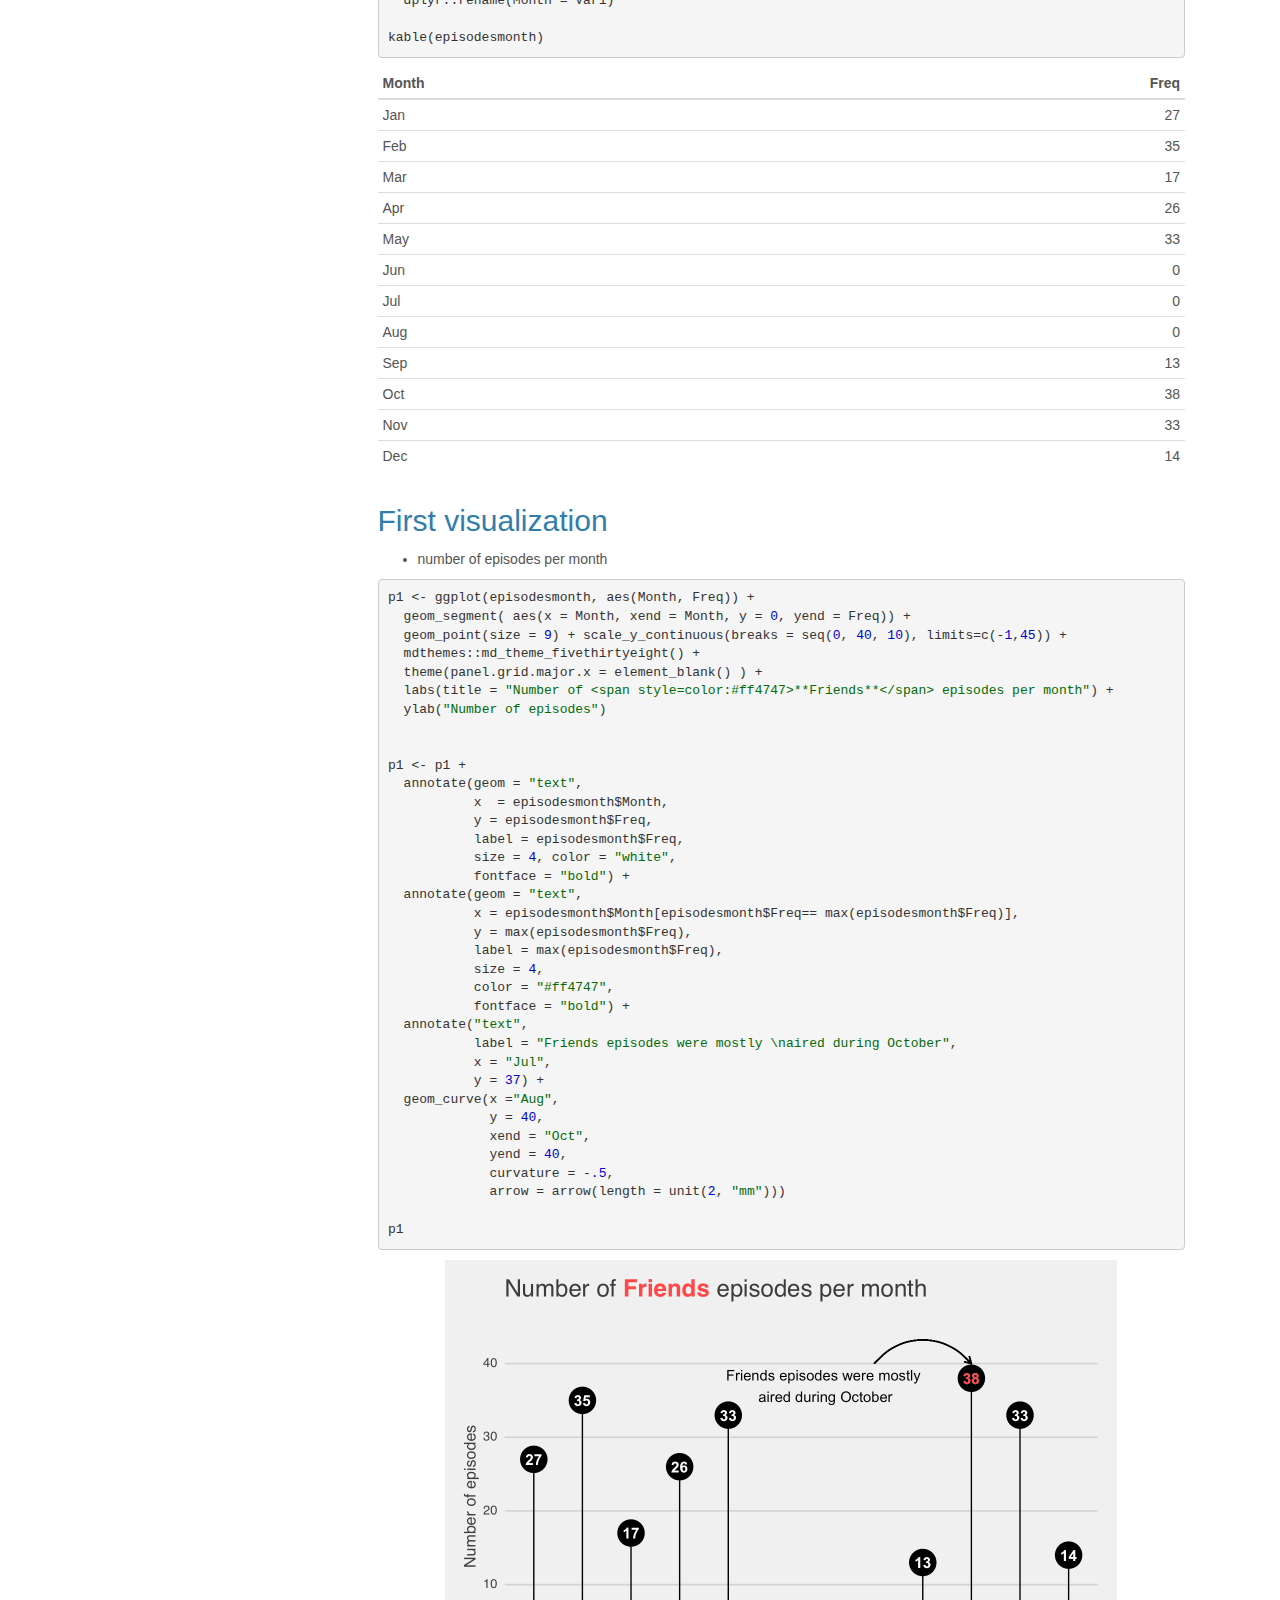
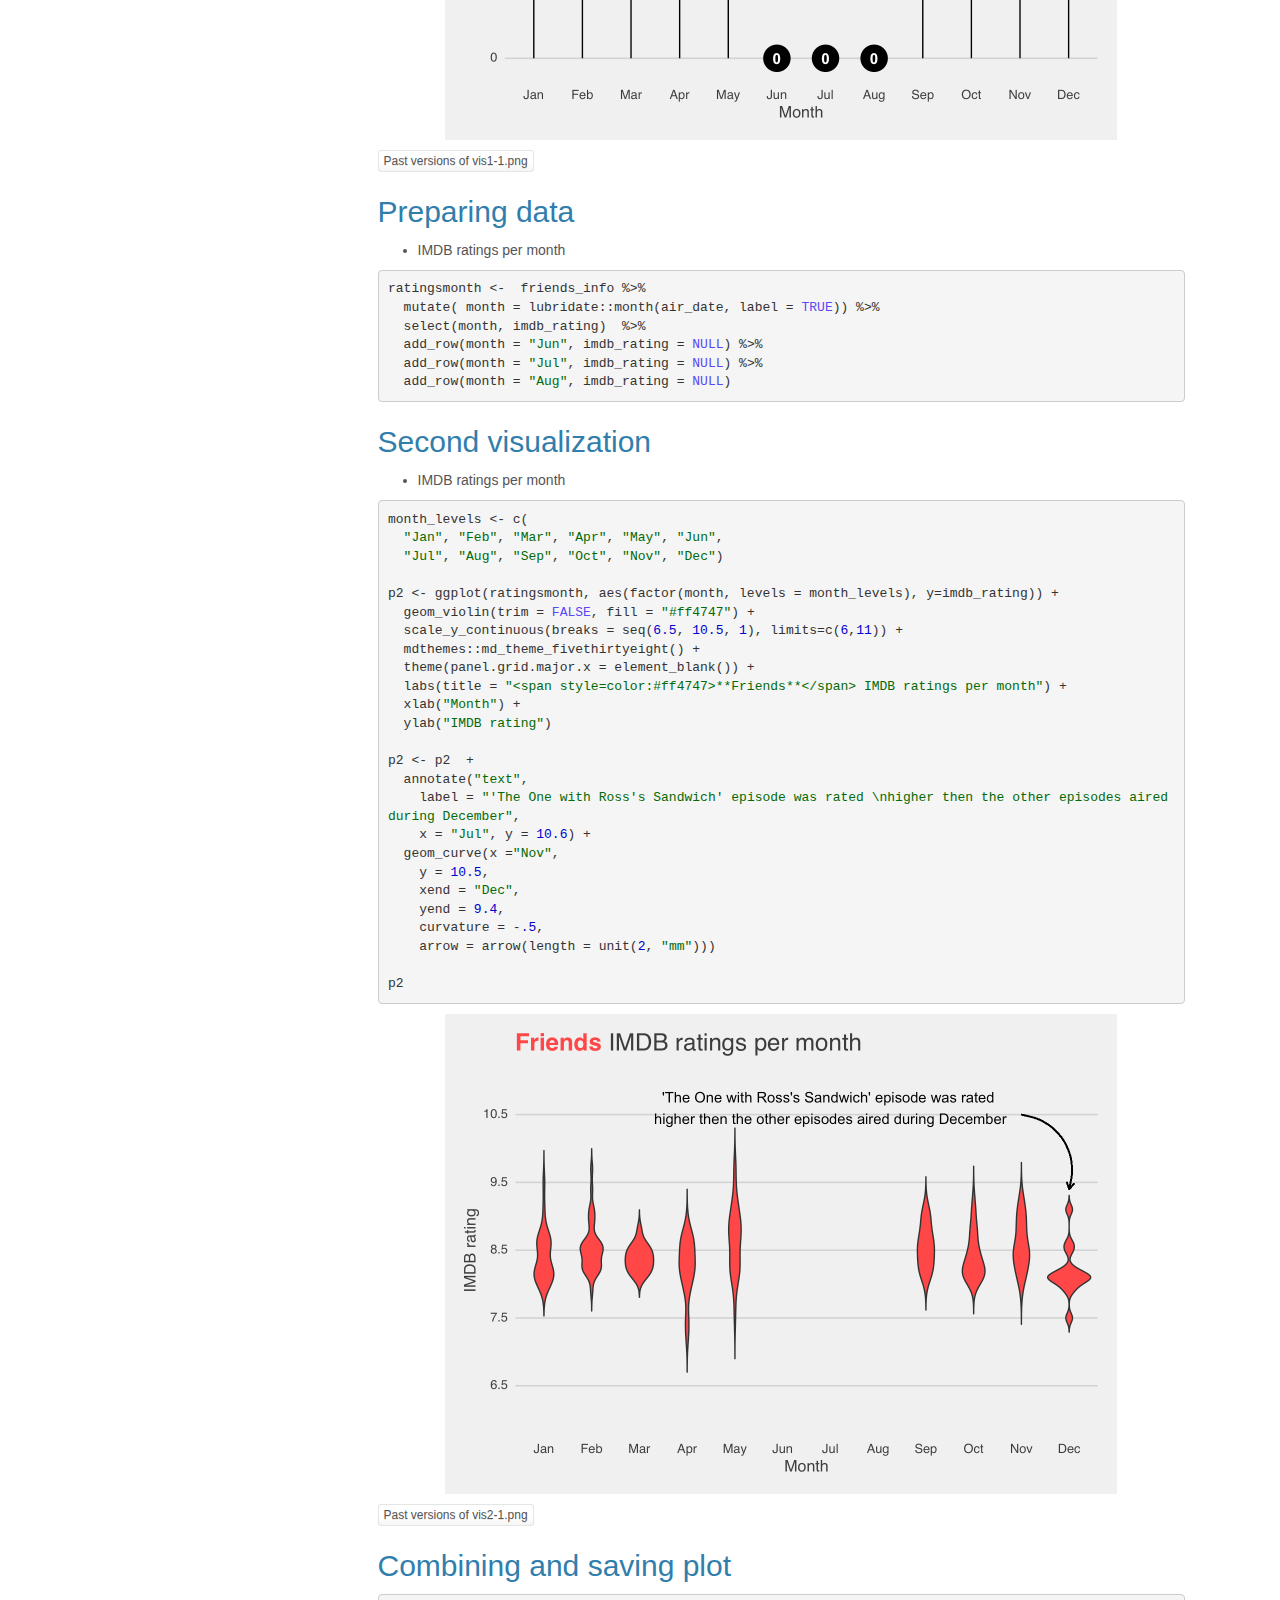
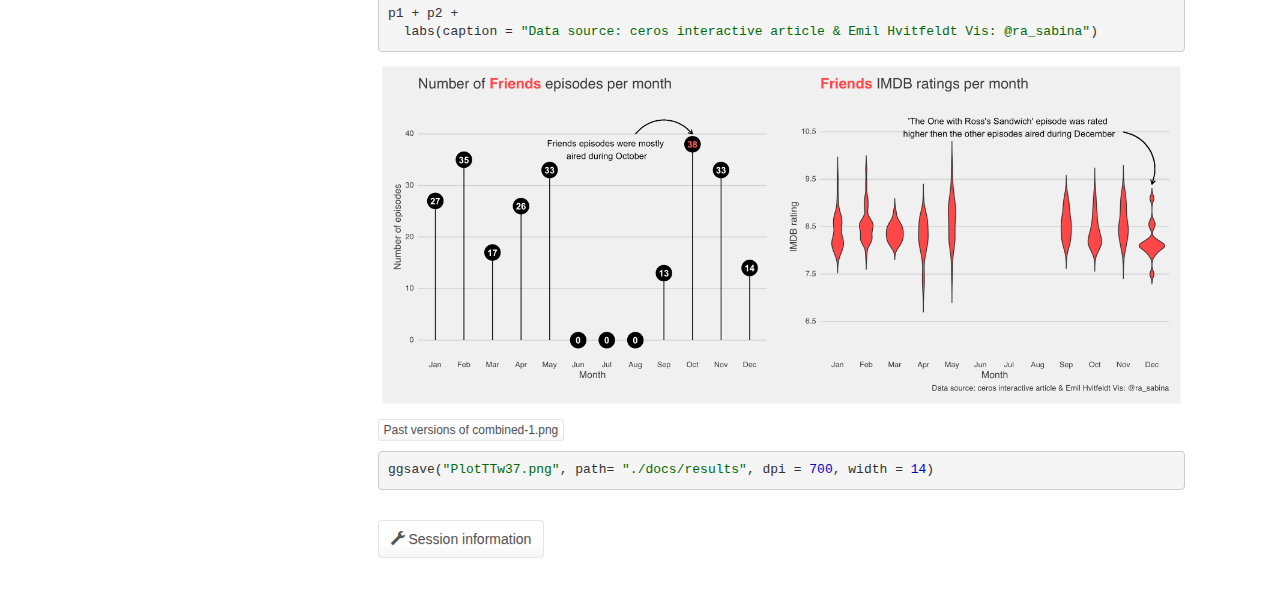
<file: docs/ttw37friends.html>
<!DOCTYPE html>

<html>

<head>

<meta charset="utf-8" />
<meta name="generator" content="pandoc" />
<meta http-equiv="X-UA-Compatible" content="IE=EDGE" />




<title>TidyTuesday Friends</title>

<script src="site_libs/jquery-1.11.3/jquery.min.js"></script>
<meta name="viewport" content="width=device-width, initial-scale=1" />
<link href="site_libs/bootstrap-3.3.5/css/cerulean.min.css" rel="stylesheet" />
<script src="site_libs/bootstrap-3.3.5/js/bootstrap.min.js"></script>
<script src="site_libs/bootstrap-3.3.5/shim/html5shiv.min.js"></script>
<script src="site_libs/bootstrap-3.3.5/shim/respond.min.js"></script>
<script src="site_libs/jqueryui-1.11.4/jquery-ui.min.js"></script>
<link href="site_libs/tocify-1.9.1/jquery.tocify.css" rel="stylesheet" />
<script src="site_libs/tocify-1.9.1/jquery.tocify.js"></script>
<script src="site_libs/navigation-1.1/tabsets.js"></script>
<link href="site_libs/highlightjs-9.12.0/textmate.css" rel="stylesheet" />
<script src="site_libs/highlightjs-9.12.0/highlight.js"></script>
<link href="site_libs/font-awesome-5.1.0/css/all.css" rel="stylesheet" />
<link href="site_libs/font-awesome-5.1.0/css/v4-shims.css" rel="stylesheet" />

<link rel="icon" href="https://github.com/workflowr/workflowr-assets/raw/master/img/reproducible.png">
<!-- Add a small amount of space between sections. -->
<style type="text/css">
div.section {
  padding-top: 12px;
}
</style>

<style type="text/css">code{white-space: pre;}</style>
<style type="text/css">
  pre:not([class]) {
    background-color: white;
  }
</style>
<script type="text/javascript">
if (window.hljs) {
  hljs.configure({languages: []});
  hljs.initHighlightingOnLoad();
  if (document.readyState && document.readyState === "complete") {
    window.setTimeout(function() { hljs.initHighlighting(); }, 0);
  }
}
</script>



<style type="text/css">
h1 {
  font-size: 34px;
}
h1.title {
  font-size: 38px;
}
h2 {
  font-size: 30px;
}
h3 {
  font-size: 24px;
}
h4 {
  font-size: 18px;
}
h5 {
  font-size: 16px;
}
h6 {
  font-size: 12px;
}
.table th:not([align]) {
  text-align: left;
}
</style>

<link rel="stylesheet" href="style.css" type="text/css" />



<style type = "text/css">
.main-container {
  max-width: 940px;
  margin-left: auto;
  margin-right: auto;
}
code {
  color: inherit;
  background-color: rgba(0, 0, 0, 0.04);
}
img {
  max-width:100%;
}
.tabbed-pane {
  padding-top: 12px;
}
.html-widget {
  margin-bottom: 20px;
}
button.code-folding-btn:focus {
  outline: none;
}
summary {
  display: list-item;
}
</style>


<style type="text/css">
/* padding for bootstrap navbar */
body {
  padding-top: 51px;
  padding-bottom: 40px;
}
/* offset scroll position for anchor links (for fixed navbar)  */
.section h1 {
  padding-top: 56px;
  margin-top: -56px;
}
.section h2 {
  padding-top: 56px;
  margin-top: -56px;
}
.section h3 {
  padding-top: 56px;
  margin-top: -56px;
}
.section h4 {
  padding-top: 56px;
  margin-top: -56px;
}
.section h5 {
  padding-top: 56px;
  margin-top: -56px;
}
.section h6 {
  padding-top: 56px;
  margin-top: -56px;
}
.dropdown-submenu {
  position: relative;
}
.dropdown-submenu>.dropdown-menu {
  top: 0;
  left: 100%;
  margin-top: -6px;
  margin-left: -1px;
  border-radius: 0 6px 6px 6px;
}
.dropdown-submenu:hover>.dropdown-menu {
  display: block;
}
.dropdown-submenu>a:after {
  display: block;
  content: " ";
  float: right;
  width: 0;
  height: 0;
  border-color: transparent;
  border-style: solid;
  border-width: 5px 0 5px 5px;
  border-left-color: #cccccc;
  margin-top: 5px;
  margin-right: -10px;
}
.dropdown-submenu:hover>a:after {
  border-left-color: #ffffff;
}
.dropdown-submenu.pull-left {
  float: none;
}
.dropdown-submenu.pull-left>.dropdown-menu {
  left: -100%;
  margin-left: 10px;
  border-radius: 6px 0 6px 6px;
}
</style>

<script>
// manage active state of menu based on current page
$(document).ready(function () {
  // active menu anchor
  href = window.location.pathname
  href = href.substr(href.lastIndexOf('/') + 1)
  if (href === "")
    href = "index.html";
  var menuAnchor = $('a[href="' + href + '"]');

  // mark it active
  menuAnchor.parent().addClass('active');

  // if it's got a parent navbar menu mark it active as well
  menuAnchor.closest('li.dropdown').addClass('active');
});
</script>

<!-- tabsets -->

<style type="text/css">
.tabset-dropdown > .nav-tabs {
  display: inline-table;
  max-height: 500px;
  min-height: 44px;
  overflow-y: auto;
  background: white;
  border: 1px solid #ddd;
  border-radius: 4px;
}

.tabset-dropdown > .nav-tabs > li.active:before {
  content: "";
  font-family: 'Glyphicons Halflings';
  display: inline-block;
  padding: 10px;
  border-right: 1px solid #ddd;
}

.tabset-dropdown > .nav-tabs.nav-tabs-open > li.active:before {
  content: "&#xe258;";
  border: none;
}

.tabset-dropdown > .nav-tabs.nav-tabs-open:before {
  content: "";
  font-family: 'Glyphicons Halflings';
  display: inline-block;
  padding: 10px;
  border-right: 1px solid #ddd;
}

.tabset-dropdown > .nav-tabs > li.active {
  display: block;
}

.tabset-dropdown > .nav-tabs > li > a,
.tabset-dropdown > .nav-tabs > li > a:focus,
.tabset-dropdown > .nav-tabs > li > a:hover {
  border: none;
  display: inline-block;
  border-radius: 4px;
  background-color: transparent;
}

.tabset-dropdown > .nav-tabs.nav-tabs-open > li {
  display: block;
  float: none;
}

.tabset-dropdown > .nav-tabs > li {
  display: none;
}
</style>

<!-- code folding -->



<style type="text/css">

#TOC {
  margin: 25px 0px 20px 0px;
}
@media (max-width: 768px) {
#TOC {
  position: relative;
  width: 100%;
}
}

@media print {
.toc-content {
  /* see https://github.com/w3c/csswg-drafts/issues/4434 */
  float: right;
}
}

.toc-content {
  padding-left: 30px;
  padding-right: 40px;
}

div.main-container {
  max-width: 1200px;
}

div.tocify {
  width: 20%;
  max-width: 260px;
  max-height: 85%;
}

@media (min-width: 768px) and (max-width: 991px) {
  div.tocify {
    width: 25%;
  }
}

@media (max-width: 767px) {
  div.tocify {
    width: 100%;
    max-width: none;
  }
}

.tocify ul, .tocify li {
  line-height: 20px;
}

.tocify-subheader .tocify-item {
  font-size: 0.90em;
}

.tocify .list-group-item {
  border-radius: 0px;
}


</style>



</head>

<body>


<div class="container-fluid main-container">


<!-- setup 3col/9col grid for toc_float and main content  -->
<div class="row-fluid">
<div class="col-xs-12 col-sm-4 col-md-3">
<div id="TOC" class="tocify">
</div>
</div>

<div class="toc-content col-xs-12 col-sm-8 col-md-9">




<div class="navbar navbar-default  navbar-fixed-top" role="navigation">
  <div class="container">
    <div class="navbar-header">
      <button type="button" class="navbar-toggle collapsed" data-toggle="collapse" data-target="#navbar">
        <span class="icon-bar"></span>
        <span class="icon-bar"></span>
        <span class="icon-bar"></span>
      </button>
      <a class="navbar-brand" href="index.html">tidytuesday</a>
    </div>
    <div id="navbar" class="navbar-collapse collapse">
      <ul class="nav navbar-nav">
        <li>
  <a href="index.html">O stranici</a>
</li>
<li>
  <a href="license.html">Uvjeti korištenja</a>
</li>
<li>
  <a href="about.html">Kontakt</a>
</li>
      </ul>
      <ul class="nav navbar-nav navbar-right">
        <li>
  <a href="https://github.com/SabinaRa/tidytuesday">
    <span class="fa fa-github"></span>
     
    Source code
  </a>
</li>
      </ul>
    </div><!--/.nav-collapse -->
  </div><!--/.container -->
</div><!--/.navbar -->

<div class="fluid-row" id="header">



<h1 class="title toc-ignore">TidyTuesday Friends</h1>

</div>


<p>
<button type="button" class="btn btn-default btn-workflowr btn-workflowr-report" data-toggle="collapse" data-target="#workflowr-report">
<span class="glyphicon glyphicon-list" aria-hidden="true"></span> workflowr <span class="glyphicon glyphicon-ok text-success" aria-hidden="true"></span>
</button>
</p>
<div id="workflowr-report" class="collapse">
<ul class="nav nav-tabs">
<li class="active">
<a data-toggle="tab" href="#summary">Summary</a>
</li>
<li>
<a data-toggle="tab" href="#checks"> Checks <span class="glyphicon glyphicon-ok text-success" aria-hidden="true"></span> </a>
</li>
<li>
<a data-toggle="tab" href="#versions">Past versions</a>
</li>
</ul>
<div class="tab-content">
<div id="summary" class="tab-pane fade in active">
<p>
<strong>Last updated:</strong> 2020-09-11
</p>
<p>
<strong>Checks:</strong> <span class="glyphicon glyphicon-ok text-success" aria-hidden="true"></span> 7 <span class="glyphicon glyphicon-exclamation-sign text-danger" aria-hidden="true"></span> 0
</p>
<p>
<strong>Knit directory:</strong> <code>tidytuesday/</code> <span class="glyphicon glyphicon-question-sign" aria-hidden="true" title="This is the local directory in which the code in this file was executed."> </span>
</p>
<p>
This reproducible <a href="http://rmarkdown.rstudio.com">R Markdown</a> analysis was created with <a
  href="https://github.com/jdblischak/workflowr">workflowr</a> (version 1.6.2). The <em>Checks</em> tab describes the reproducibility checks that were applied when the results were created. The <em>Past versions</em> tab lists the development history.
</p>
<hr>
</div>
<div id="checks" class="tab-pane fade">
<div id="workflowr-checks" class="panel-group">
<div class="panel panel-default">
<div class="panel-heading">
<p class="panel-title">
<a data-toggle="collapse" data-parent="#workflowr-checks" href="#strongRMarkdownfilestronguptodate"> <span class="glyphicon glyphicon-ok text-success" aria-hidden="true"></span> <strong>R Markdown file:</strong> up-to-date </a>
</p>
</div>
<div id="strongRMarkdownfilestronguptodate" class="panel-collapse collapse">
<div class="panel-body">
<p>Great! Since the R Markdown file has been committed to the Git repository, you know the exact version of the code that produced these results.</p>
</div>
</div>
</div>
<div class="panel panel-default">
<div class="panel-heading">
<p class="panel-title">
<a data-toggle="collapse" data-parent="#workflowr-checks" href="#strongEnvironmentstrongempty"> <span class="glyphicon glyphicon-ok text-success" aria-hidden="true"></span> <strong>Environment:</strong> empty </a>
</p>
</div>
<div id="strongEnvironmentstrongempty" class="panel-collapse collapse">
<div class="panel-body">
<p>Great job! The global environment was empty. Objects defined in the global environment can affect the analysis in your R Markdown file in unknown ways. For reproduciblity it’s best to always run the code in an empty environment.</p>
</div>
</div>
</div>
<div class="panel panel-default">
<div class="panel-heading">
<p class="panel-title">
<a data-toggle="collapse" data-parent="#workflowr-checks" href="#strongSeedstrongcodesetseed20200910code"> <span class="glyphicon glyphicon-ok text-success" aria-hidden="true"></span> <strong>Seed:</strong> <code>set.seed(20200910)</code> </a>
</p>
</div>
<div id="strongSeedstrongcodesetseed20200910code" class="panel-collapse collapse">
<div class="panel-body">
<p>The command <code>set.seed(20200910)</code> was run prior to running the code in the R Markdown file. Setting a seed ensures that any results that rely on randomness, e.g. subsampling or permutations, are reproducible.</p>
</div>
</div>
</div>
<div class="panel panel-default">
<div class="panel-heading">
<p class="panel-title">
<a data-toggle="collapse" data-parent="#workflowr-checks" href="#strongSessioninformationstrongrecorded"> <span class="glyphicon glyphicon-ok text-success" aria-hidden="true"></span> <strong>Session information:</strong> recorded </a>
</p>
</div>
<div id="strongSessioninformationstrongrecorded" class="panel-collapse collapse">
<div class="panel-body">
<p>Great job! Recording the operating system, R version, and package versions is critical for reproducibility.</p>
</div>
</div>
</div>
<div class="panel panel-default">
<div class="panel-heading">
<p class="panel-title">
<a data-toggle="collapse" data-parent="#workflowr-checks" href="#strongCachestrongnone"> <span class="glyphicon glyphicon-ok text-success" aria-hidden="true"></span> <strong>Cache:</strong> none </a>
</p>
</div>
<div id="strongCachestrongnone" class="panel-collapse collapse">
<div class="panel-body">
<p>Nice! There were no cached chunks for this analysis, so you can be confident that you successfully produced the results during this run.</p>
</div>
</div>
</div>
<div class="panel panel-default">
<div class="panel-heading">
<p class="panel-title">
<a data-toggle="collapse" data-parent="#workflowr-checks" href="#strongFilepathsstrongrelative"> <span class="glyphicon glyphicon-ok text-success" aria-hidden="true"></span> <strong>File paths:</strong> relative </a>
</p>
</div>
<div id="strongFilepathsstrongrelative" class="panel-collapse collapse">
<div class="panel-body">
<p>Great job! Using relative paths to the files within your workflowr project makes it easier to run your code on other machines.</p>
</div>
</div>
</div>
<div class="panel panel-default">
<div class="panel-heading">
<p class="panel-title">
<a data-toggle="collapse" data-parent="#workflowr-checks" href="#strongRepositoryversionstrongahrefhttpsgithubcomSabinaRatidytuesdaytreef739906c455e5e831137bc5bf4555150503d8bf1targetblankf739906a"> <span class="glyphicon glyphicon-ok text-success" aria-hidden="true"></span> <strong>Repository version:</strong> <a href="https://github.com/SabinaRa/tidytuesday/tree/f739906c455e5e831137bc5bf4555150503d8bf1" target="_blank">f739906</a> </a>
</p>
</div>
<div id="strongRepositoryversionstrongahrefhttpsgithubcomSabinaRatidytuesdaytreef739906c455e5e831137bc5bf4555150503d8bf1targetblankf739906a" class="panel-collapse collapse">
<div class="panel-body">
<p>
Great! You are using Git for version control. Tracking code development and connecting the code version to the results is critical for reproducibility.
</p>
<p>
The results in this page were generated with repository version <a href="https://github.com/SabinaRa/tidytuesday/tree/f739906c455e5e831137bc5bf4555150503d8bf1" target="_blank">f739906</a>. See the <em>Past versions</em> tab to see a history of the changes made to the R Markdown and HTML files.
</p>
<p>
Note that you need to be careful to ensure that all relevant files for the analysis have been committed to Git prior to generating the results (you can use <code>wflow_publish</code> or <code>wflow_git_commit</code>). workflowr only checks the R Markdown file, but you know if there are other scripts or data files that it depends on. Below is the status of the Git repository when the results were generated:
</p>
<pre><code>
Ignored files:
    Ignored:    .DS_Store

Unstaged changes:
    Deleted:    analysis/style/Lightbulb.png
    Deleted:    analysis/style/style.css

</code></pre>
<p>
Note that any generated files, e.g. HTML, png, CSS, etc., are not included in this status report because it is ok for generated content to have uncommitted changes.
</p>
</div>
</div>
</div>
</div>
<hr>
</div>
<div id="versions" class="tab-pane fade">

<p>
These are the previous versions of the repository in which changes were made to the R Markdown (<code>analysis/ttw37friends.Rmd</code>) and HTML (<code>docs/ttw37friends.html</code>) files. If you’ve configured a remote Git repository (see <code>?wflow_git_remote</code>), click on the hyperlinks in the table below to view the files as they were in that past version.
</p>
<div class="table-responsive">
<table class="table table-condensed table-hover">
<thead>
<tr>
<th>
File
</th>
<th>
Version
</th>
<th>
Author
</th>
<th>
Date
</th>
<th>
Message
</th>
</tr>
</thead>
<tbody>
<tr>
<td>
html
</td>
<td>
<a href="https://rawcdn.githack.com/SabinaRa/tidytuesday/349209a423e45ed0a0b612e86b5ba5ff4055f228/docs/ttw37friends.html" target="_blank">349209a</a>
</td>
<td>
Sabina Rako
</td>
<td>
2020-09-10
</td>
<td>
Build site.
</td>
</tr>
<tr>
<td>
html
</td>
<td>
<a href="https://rawcdn.githack.com/SabinaRa/tidytuesday/b706deaf36598e9b58b41f9fe2e1649847604aea/docs/ttw37friends.html" target="_blank">b706dea</a>
</td>
<td>
Sabina Rako
</td>
<td>
2020-09-10
</td>
<td>
Build site.
</td>
</tr>
<tr>
<td>
html
</td>
<td>
<a href="https://rawcdn.githack.com/SabinaRa/tidytuesday/82b7b57f25a2b0b6471a646099c648b5e614edcb/docs/ttw37friends.html" target="_blank">82b7b57</a>
</td>
<td>
Sabina Rako
</td>
<td>
2020-09-10
</td>
<td>
Build site.
</td>
</tr>
<tr>
<td>
html
</td>
<td>
<a href="https://rawcdn.githack.com/SabinaRa/tidytuesday/e2264ff745a19fd832f1f7a9d98ecb8697ef40ac/docs/ttw37friends.html" target="_blank">e2264ff</a>
</td>
<td>
Sabina Rako
</td>
<td>
2020-09-10
</td>
<td>
Build site.
</td>
</tr>
<tr>
<td>
html
</td>
<td>
<a href="https://rawcdn.githack.com/SabinaRa/tidytuesday/75f1f632f39145d8ef57c8de6f371dcc839f13c7/docs/ttw37friends.html" target="_blank">75f1f63</a>
</td>
<td>
Sabina Rako
</td>
<td>
2020-09-10
</td>
<td>
Build site.
</td>
</tr>
<tr>
<td>
html
</td>
<td>
<a href="https://rawcdn.githack.com/SabinaRa/tidytuesday/26a1d575706ad38d26b71a5c92ea194f5e0124af/docs/ttw37friends.html" target="_blank">26a1d57</a>
</td>
<td>
Sabina Rako
</td>
<td>
2020-09-10
</td>
<td>
Build site.
</td>
</tr>
<tr>
<td>
html
</td>
<td>
<a href="https://rawcdn.githack.com/SabinaRa/tidytuesday/67420b27cdcb263c93b309ef1d919db2637c7ff5/docs/ttw37friends.html" target="_blank">67420b2</a>
</td>
<td>
Sabina Rako
</td>
<td>
2020-09-10
</td>
<td>
Build site.
</td>
</tr>
<tr>
<td>
html
</td>
<td>
<a href="https://rawcdn.githack.com/SabinaRa/tidytuesday/785c04941f55e4f4ec76c83e3c13e82e5e2b450e/docs/ttw37friends.html" target="_blank">785c049</a>
</td>
<td>
Sabina Rako
</td>
<td>
2020-09-10
</td>
<td>
Build site.
</td>
</tr>
<tr>
<td>
html
</td>
<td>
<a href="https://rawcdn.githack.com/SabinaRa/tidytuesday/6dd629e29024ea6342e56b9624cb4419d1ad47a5/docs/ttw37friends.html" target="_blank">6dd629e</a>
</td>
<td>
Sabina Rako
</td>
<td>
2020-09-10
</td>
<td>
Build site.
</td>
</tr>
<tr>
<td>
html
</td>
<td>
<a href="https://rawcdn.githack.com/SabinaRa/tidytuesday/b3f6c2755073f94682c718c597596a2095e4c9ea/docs/ttw37friends.html" target="_blank">b3f6c27</a>
</td>
<td>
Sabina Rako
</td>
<td>
2020-09-10
</td>
<td>
Build site.
</td>
</tr>
<tr>
<td>
html
</td>
<td>
<a href="https://rawcdn.githack.com/SabinaRa/tidytuesday/819f5cdb3fca385e2364b963ebd6f7ca230a7d1a/docs/ttw37friends.html" target="_blank">819f5cd</a>
</td>
<td>
Sabina Rako
</td>
<td>
2020-09-10
</td>
<td>
Build site.
</td>
</tr>
<tr>
<td>
html
</td>
<td>
<a href="https://rawcdn.githack.com/SabinaRa/tidytuesday/2d58b6cf35aba23ffda603c9bcede7e217af0641/docs/ttw37friends.html" target="_blank">2d58b6c</a>
</td>
<td>
Sabina Rako
</td>
<td>
2020-09-10
</td>
<td>
Build site.
</td>
</tr>
<tr>
<td>
html
</td>
<td>
<a href="https://rawcdn.githack.com/SabinaRa/tidytuesday/d1a6b8481edd342c51803e570e37e37f6c3b3dab/docs/ttw37friends.html" target="_blank">d1a6b84</a>
</td>
<td>
Sabina Rako
</td>
<td>
2020-09-10
</td>
<td>
Build site.
</td>
</tr>
<tr>
<td>
html
</td>
<td>
<a href="https://rawcdn.githack.com/SabinaRa/tidytuesday/81ee443ef01402fc2ce0a268529eb3bddd07aac0/docs/ttw37friends.html" target="_blank">81ee443</a>
</td>
<td>
Sabina Rako
</td>
<td>
2020-09-10
</td>
<td>
Build site.
</td>
</tr>
<tr>
<td>
html
</td>
<td>
<a href="https://rawcdn.githack.com/SabinaRa/tidytuesday/1375a823bbfc72202e15e76d3b353c30241f0a4e/docs/ttw37friends.html" target="_blank">1375a82</a>
</td>
<td>
Sabina Rako
</td>
<td>
2020-09-10
</td>
<td>
Build site.
</td>
</tr>
<tr>
<td>
Rmd
</td>
<td>
<a href="https://github.com/SabinaRa/tidytuesday/blob/c1e6300b64a0d5ca48e720d997756b87deded4ff/analysis/ttw37friends.Rmd" target="_blank">c1e6300</a>
</td>
<td>
Sabina Rako
</td>
<td>
2020-09-10
</td>
<td>
Index page updated
</td>
</tr>
<tr>
<td>
html
</td>
<td>
<a href="https://rawcdn.githack.com/SabinaRa/tidytuesday/5972c1ba80b46b675d7d811d5cf0df01ad6c1896/docs/ttw37friends.html" target="_blank">5972c1b</a>
</td>
<td>
Sabina Rako
</td>
<td>
2020-09-10
</td>
<td>
Build site.
</td>
</tr>
<tr>
<td>
Rmd
</td>
<td>
<a href="https://github.com/SabinaRa/tidytuesday/blob/130c2e41aac58c5f5ab65b81a16ea5fe300981d6/analysis/ttw37friends.Rmd" target="_blank">130c2e4</a>
</td>
<td>
Sabina Rako
</td>
<td>
2020-09-10
</td>
<td>
Index page updated
</td>
</tr>
<tr>
<td>
html
</td>
<td>
<a href="https://rawcdn.githack.com/SabinaRa/tidytuesday/7fc71b491605e3b73d31ded7485cad5475ac205e/docs/ttw37friends.html" target="_blank">7fc71b4</a>
</td>
<td>
Sabina Rako
</td>
<td>
2020-09-10
</td>
<td>
Build site.
</td>
</tr>
<tr>
<td>
Rmd
</td>
<td>
<a href="https://github.com/SabinaRa/tidytuesday/blob/b92f93c9768a5376d22d4ea15160eaf6086833d5/analysis/ttw37friends.Rmd" target="_blank">b92f93c</a>
</td>
<td>
Sabina Rako
</td>
<td>
2020-09-10
</td>
<td>
Index page updated
</td>
</tr>
<tr>
<td>
html
</td>
<td>
<a href="https://rawcdn.githack.com/SabinaRa/tidytuesday/0af3c870cab194d2f3c46468b9046871c03a125c/docs/ttw37friends.html" target="_blank">0af3c87</a>
</td>
<td>
Sabina Rako
</td>
<td>
2020-09-10
</td>
<td>
Build site.
</td>
</tr>
<tr>
<td>
Rmd
</td>
<td>
<a href="https://github.com/SabinaRa/tidytuesday/blob/a8ec49bdd012f1289e68637c4322c8d2d608771b/analysis/ttw37friends.Rmd" target="_blank">a8ec49b</a>
</td>
<td>
Sabina Rako
</td>
<td>
2020-09-10
</td>
<td>
Index page updated
</td>
</tr>
<tr>
<td>
html
</td>
<td>
<a href="https://rawcdn.githack.com/SabinaRa/tidytuesday/5625993b9244770d29d4a72082da7f1e9c208d66/docs/ttw37friends.html" target="_blank">5625993</a>
</td>
<td>
Sabina Rako
</td>
<td>
2020-09-10
</td>
<td>
Build site.
</td>
</tr>
<tr>
<td>
html
</td>
<td>
<a href="https://rawcdn.githack.com/SabinaRa/tidytuesday/68abf0cbb62d0bfc6d4579628be6ad1bb2457172/docs/ttw37friends.html" target="_blank">68abf0c</a>
</td>
<td>
Sabina Rako
</td>
<td>
2020-09-10
</td>
<td>
Build site.
</td>
</tr>
<tr>
<td>
html
</td>
<td>
<a href="https://rawcdn.githack.com/SabinaRa/tidytuesday/ad9b25aa3a53ac504d524e9ee3aa72dd94fd4663/docs/ttw37friends.html" target="_blank">ad9b25a</a>
</td>
<td>
Sabina Rako
</td>
<td>
2020-09-10
</td>
<td>
Build site.
</td>
</tr>
<tr>
<td>
html
</td>
<td>
<a href="https://rawcdn.githack.com/SabinaRa/tidytuesday/d1735ced5acb64d650b9f387cddf14de89402eef/docs/ttw37friends.html" target="_blank">d1735ce</a>
</td>
<td>
Sabina Rako
</td>
<td>
2020-09-10
</td>
<td>
Build site.
</td>
</tr>
<tr>
<td>
html
</td>
<td>
<a href="https://rawcdn.githack.com/SabinaRa/tidytuesday/70a6511491ef634872ff4109542ac039acd8d465/docs/ttw37friends.html" target="_blank">70a6511</a>
</td>
<td>
Sabina Rako
</td>
<td>
2020-09-10
</td>
<td>
Build site.
</td>
</tr>
<tr>
<td>
html
</td>
<td>
<a href="https://rawcdn.githack.com/SabinaRa/tidytuesday/4353e0649efc26f21c30208ca6d5287b2a62de7c/docs/ttw37friends.html" target="_blank">4353e06</a>
</td>
<td>
Sabina Rako
</td>
<td>
2020-09-10
</td>
<td>
Build site.
</td>
</tr>
<tr>
<td>
html
</td>
<td>
<a href="https://rawcdn.githack.com/SabinaRa/tidytuesday/d3aa267aa20044e6bbe8cd2007c5c8c7a6f73896/docs/ttw37friends.html" target="_blank">d3aa267</a>
</td>
<td>
Sabina Rako
</td>
<td>
2020-09-10
</td>
<td>
Build site.
</td>
</tr>
<tr>
<td>
html
</td>
<td>
<a href="https://rawcdn.githack.com/SabinaRa/tidytuesday/c6e9413aff442c0aeccac8681e9deed698b01d1c/docs/ttw37friends.html" target="_blank">c6e9413</a>
</td>
<td>
Sabina Rako
</td>
<td>
2020-09-10
</td>
<td>
Build site.
</td>
</tr>
<tr>
<td>
html
</td>
<td>
<a href="https://rawcdn.githack.com/SabinaRa/tidytuesday/5d407cd3ed66a1a725f344c70fd5f096d0b0cf5a/docs/ttw37friends.html" target="_blank">5d407cd</a>
</td>
<td>
Sabina Rako
</td>
<td>
2020-09-10
</td>
<td>
Build site.
</td>
</tr>
<tr>
<td>
html
</td>
<td>
<a href="https://rawcdn.githack.com/SabinaRa/tidytuesday/1c826f9b3fa3c7c30d0b0fc13d0eac141ebb50a8/docs/ttw37friends.html" target="_blank">1c826f9</a>
</td>
<td>
Sabina Rako
</td>
<td>
2020-09-10
</td>
<td>
Build site.
</td>
</tr>
<tr>
<td>
html
</td>
<td>
<a href="https://rawcdn.githack.com/SabinaRa/tidytuesday/d6a9388429498d5429f5a74e9189ae5527791f53/docs/ttw37friends.html" target="_blank">d6a9388</a>
</td>
<td>
Sabina Rako
</td>
<td>
2020-09-10
</td>
<td>
Build site.
</td>
</tr>
<tr>
<td>
html
</td>
<td>
<a href="https://rawcdn.githack.com/SabinaRa/tidytuesday/4671bedf9abe5e966585c8a6e5110dad2ee6cb78/docs/ttw37friends.html" target="_blank">4671bed</a>
</td>
<td>
Sabina Rako
</td>
<td>
2020-09-10
</td>
<td>
Build site.
</td>
</tr>
<tr>
<td>
html
</td>
<td>
<a href="https://rawcdn.githack.com/SabinaRa/tidytuesday/163acaf6a05552ae8fe8b21e61c1b37d0f3beb91/docs/ttw37friends.html" target="_blank">163acaf</a>
</td>
<td>
Sabina Rako
</td>
<td>
2020-09-10
</td>
<td>
Build site.
</td>
</tr>
<tr>
<td>
Rmd
</td>
<td>
<a href="https://github.com/SabinaRa/tidytuesday/blob/fddb74303ee144e8b9ebcdbb8f87b51ead0325d5/analysis/ttw37friends.Rmd" target="_blank">fddb743</a>
</td>
<td>
Sabina Rako
</td>
<td>
2020-09-10
</td>
<td>
Index page updated
</td>
</tr>
<tr>
<td>
html
</td>
<td>
<a href="https://rawcdn.githack.com/SabinaRa/tidytuesday/afebfa3d5161e73e7f8393282565f91e0da908a2/docs/ttw37friends.html" target="_blank">afebfa3</a>
</td>
<td>
Sabina Rako
</td>
<td>
2020-09-10
</td>
<td>
Build site.
</td>
</tr>
<tr>
<td>
html
</td>
<td>
<a href="https://rawcdn.githack.com/SabinaRa/tidytuesday/e36e6afb6f20865498e4d727edb5d970500d63f0/docs/ttw37friends.html" target="_blank">e36e6af</a>
</td>
<td>
Sabina Rako
</td>
<td>
2020-09-10
</td>
<td>
Build site.
</td>
</tr>
<tr>
<td>
html
</td>
<td>
<a href="https://rawcdn.githack.com/SabinaRa/tidytuesday/6c0d37cb8b4848565b7825e9abb97a4ac675cc4d/docs/ttw37friends.html" target="_blank">6c0d37c</a>
</td>
<td>
Sabina Rako
</td>
<td>
2020-09-10
</td>
<td>
Build site.
</td>
</tr>
<tr>
<td>
html
</td>
<td>
<a href="https://rawcdn.githack.com/SabinaRa/tidytuesday/01e098d1a8f3b728ffe2da474b68fb3ad6a488d3/docs/ttw37friends.html" target="_blank">01e098d</a>
</td>
<td>
Sabina Rako
</td>
<td>
2020-09-10
</td>
<td>
Build site.
</td>
</tr>
<tr>
<td>
html
</td>
<td>
<a href="https://rawcdn.githack.com/SabinaRa/tidytuesday/58e30108e2ae53083c83fb25420f15374756e965/docs/ttw37friends.html" target="_blank">58e3010</a>
</td>
<td>
Sabina Rako
</td>
<td>
2020-09-10
</td>
<td>
Build site.
</td>
</tr>
<tr>
<td>
html
</td>
<td>
<a href="https://rawcdn.githack.com/SabinaRa/tidytuesday/df6149d611a735cb8c4316f376a62586781d568c/docs/ttw37friends.html" target="_blank">df6149d</a>
</td>
<td>
Sabina Rako
</td>
<td>
2020-09-10
</td>
<td>
Build site.
</td>
</tr>
<tr>
<td>
html
</td>
<td>
<a href="https://rawcdn.githack.com/SabinaRa/tidytuesday/987c64c823c47e732e19a03be5d5307b57cf14ab/docs/ttw37friends.html" target="_blank">987c64c</a>
</td>
<td>
Sabina Rako
</td>
<td>
2020-09-10
</td>
<td>
Build site.
</td>
</tr>
<tr>
<td>
html
</td>
<td>
<a href="https://rawcdn.githack.com/SabinaRa/tidytuesday/c6f6bd7d2d887dd10b92ad941865edec79723cd7/docs/ttw37friends.html" target="_blank">c6f6bd7</a>
</td>
<td>
Sabina Rako
</td>
<td>
2020-09-10
</td>
<td>
Build site.
</td>
</tr>
<tr>
<td>
html
</td>
<td>
<a href="https://rawcdn.githack.com/SabinaRa/tidytuesday/5f95139ecd40d1a10bde4d8ff9fe1cdbc24d3465/docs/ttw37friends.html" target="_blank">5f95139</a>
</td>
<td>
Sabina Rako
</td>
<td>
2020-09-10
</td>
<td>
Build site.
</td>
</tr>
<tr>
<td>
html
</td>
<td>
<a href="https://rawcdn.githack.com/SabinaRa/tidytuesday/5b96702f4a6004be65a08358fa2f14fb4e739569/docs/ttw37friends.html" target="_blank">5b96702</a>
</td>
<td>
Sabina Rako
</td>
<td>
2020-09-10
</td>
<td>
Build site.
</td>
</tr>
<tr>
<td>
html
</td>
<td>
<a href="https://rawcdn.githack.com/SabinaRa/tidytuesday/fe5c483146ad6ff358ec090383d9ef8fecb9325a/docs/ttw37friends.html" target="_blank">fe5c483</a>
</td>
<td>
Sabina Rako
</td>
<td>
2020-09-10
</td>
<td>
Build site.
</td>
</tr>
<tr>
<td>
html
</td>
<td>
<a href="https://rawcdn.githack.com/SabinaRa/tidytuesday/2efe2c741e1e6d6fdabebd5eca8f4e24f2115cca/docs/ttw37friends.html" target="_blank">2efe2c7</a>
</td>
<td>
Sabina Rako
</td>
<td>
2020-09-10
</td>
<td>
Build site.
</td>
</tr>
<tr>
<td>
html
</td>
<td>
<a href="https://rawcdn.githack.com/SabinaRa/tidytuesday/dbe1b3ff3bbae71c4e4aea7c671c9d866ad3fdcd/docs/ttw37friends.html" target="_blank">dbe1b3f</a>
</td>
<td>
Sabina Rako
</td>
<td>
2020-09-10
</td>
<td>
Build site.
</td>
</tr>
<tr>
<td>
html
</td>
<td>
<a href="https://rawcdn.githack.com/SabinaRa/tidytuesday/cd5d6bae5c527f5126b6219ce39dec0f971b82e3/docs/ttw37friends.html" target="_blank">cd5d6ba</a>
</td>
<td>
Sabina Rako
</td>
<td>
2020-09-10
</td>
<td>
Build site.
</td>
</tr>
<tr>
<td>
html
</td>
<td>
<a href="https://rawcdn.githack.com/SabinaRa/tidytuesday/d6970fef50662c2af4f1a385e3f7be8ccbb1ad72/docs/ttw37friends.html" target="_blank">d6970fe</a>
</td>
<td>
Sabina Rako
</td>
<td>
2020-09-10
</td>
<td>
Build site.
</td>
</tr>
<tr>
<td>
html
</td>
<td>
<a href="https://rawcdn.githack.com/SabinaRa/tidytuesday/370e2161042a0be6abecda5996a5dfe0cf92114a/docs/ttw37friends.html" target="_blank">370e216</a>
</td>
<td>
Sabina Rako
</td>
<td>
2020-09-10
</td>
<td>
Build site.
</td>
</tr>
<tr>
<td>
html
</td>
<td>
<a href="https://rawcdn.githack.com/SabinaRa/tidytuesday/0a0e8d4d98a5d50981bdd81ee2b3e55ec5dd05ee/docs/ttw37friends.html" target="_blank">0a0e8d4</a>
</td>
<td>
Sabina Rako
</td>
<td>
2020-09-10
</td>
<td>
Build site.
</td>
</tr>
<tr>
<td>
html
</td>
<td>
<a href="https://rawcdn.githack.com/SabinaRa/tidytuesday/3d98380a4e4d4f880c7609d0bc356a153c620a08/docs/ttw37friends.html" target="_blank">3d98380</a>
</td>
<td>
Sabina Rako
</td>
<td>
2020-09-10
</td>
<td>
Build site.
</td>
</tr>
<tr>
<td>
Rmd
</td>
<td>
<a href="https://github.com/SabinaRa/tidytuesday/blob/dc53b41347fbc798cf061d1a17df43edd3036f99/analysis/ttw37friends.Rmd" target="_blank">dc53b41</a>
</td>
<td>
Sabina Rako
</td>
<td>
2020-09-10
</td>
<td>
Added ttw37
</td>
</tr>
<tr>
<td>
html
</td>
<td>
<a href="https://rawcdn.githack.com/SabinaRa/tidytuesday/a2b877841db911ce34850680df324d05e01ac927/docs/ttw37friends.html" target="_blank">a2b8778</a>
</td>
<td>
Sabina Rako
</td>
<td>
2020-09-10
</td>
<td>
Build site.
</td>
</tr>
<tr>
<td>
Rmd
</td>
<td>
<a href="https://github.com/SabinaRa/tidytuesday/blob/0e1e2a1b49607e0bca1fcfde713d28d1e23cc73e/analysis/ttw37friends.Rmd" target="_blank">0e1e2a1</a>
</td>
<td>
Sabina Rako
</td>
<td>
2020-09-10
</td>
<td>
Added ttw37
</td>
</tr>
<tr>
<td>
html
</td>
<td>
<a href="https://rawcdn.githack.com/SabinaRa/tidytuesday/e1d5278029bea319c849b0885953c220a5a1c377/docs/ttw37friends.html" target="_blank">e1d5278</a>
</td>
<td>
Sabina Rako
</td>
<td>
2020-09-10
</td>
<td>
Build site.
</td>
</tr>
<tr>
<td>
Rmd
</td>
<td>
<a href="https://github.com/SabinaRa/tidytuesday/blob/0bfd8e6c9fd44b153384ede0ffa775f32f5e25aa/analysis/ttw37friends.Rmd" target="_blank">0bfd8e6</a>
</td>
<td>
Sabina Rako
</td>
<td>
2020-09-10
</td>
<td>
Added ttw37
</td>
</tr>
<tr>
<td>
html
</td>
<td>
<a href="https://rawcdn.githack.com/SabinaRa/tidytuesday/e5a13778fa75b4dcd9a6935d7521e62a88686142/docs/ttw37friends.html" target="_blank">e5a1377</a>
</td>
<td>
Sabina Rako
</td>
<td>
2020-09-10
</td>
<td>
Build site.
</td>
</tr>
<tr>
<td>
Rmd
</td>
<td>
<a href="https://github.com/SabinaRa/tidytuesday/blob/a195832d3ca630a20e7d4c5127d276b82882017d/analysis/ttw37friends.Rmd" target="_blank">a195832</a>
</td>
<td>
Sabina Rako
</td>
<td>
2020-09-10
</td>
<td>
Added ttw37
</td>
</tr>
</tbody>
</table>
</div>
<hr>
</div>
</div>
</div>
<p>TidyTuesday Friends 2020-09-08 | <a href="https://github.com/rfordatascience/tidytuesday/blob/master/data/2020/2020-09-08/readme.md">Description</a> | Contributor: Sabina Rako, Twitter: <span class="citation">@ra_sabina</span>]</p>
<pre class="r"><code>knitr::opts_chunk$set(message = FALSE, warning = FALSE)
library(tidytuesdayR)
library(tidyverse)
library(skimr)
library(ggplot2)
library(forcats)
library(ggthemes)
library(lubridate)
library(mdthemes)
library(patchwork)
library(knitr)</code></pre>
<div id="loading-data" class="section level2">
<h2>Loading data</h2>
<pre class="r"><code>friends_info &lt;- readr::read_csv(&#39;https://raw.githubusercontent.com/rfordatascience/tidytuesday/master/data/2020/2020-09-08/friends_info.csv&#39;)</code></pre>
</div>
<div id="exploring-data" class="section level2">
<h2>Exploring data</h2>
<pre class="r"><code>skim(friends_info)</code></pre>
<table>
<caption>Data summary</caption>
<tbody>
<tr class="odd">
<td align="left">Name</td>
<td align="left">friends_info</td>
</tr>
<tr class="even">
<td align="left">Number of rows</td>
<td align="left">236</td>
</tr>
<tr class="odd">
<td align="left">Number of columns</td>
<td align="left">8</td>
</tr>
<tr class="even">
<td align="left">_______________________</td>
<td align="left"></td>
</tr>
<tr class="odd">
<td align="left">Column type frequency:</td>
<td align="left"></td>
</tr>
<tr class="even">
<td align="left">character</td>
<td align="left">3</td>
</tr>
<tr class="odd">
<td align="left">Date</td>
<td align="left">1</td>
</tr>
<tr class="even">
<td align="left">numeric</td>
<td align="left">4</td>
</tr>
<tr class="odd">
<td align="left">________________________</td>
<td align="left"></td>
</tr>
<tr class="even">
<td align="left">Group variables</td>
<td align="left">None</td>
</tr>
</tbody>
</table>
<p><strong>Variable type: character</strong></p>
<table>
<thead>
<tr class="header">
<th align="left">skim_variable</th>
<th align="right">n_missing</th>
<th align="right">complete_rate</th>
<th align="right">min</th>
<th align="right">max</th>
<th align="right">empty</th>
<th align="right">n_unique</th>
<th align="right">whitespace</th>
</tr>
</thead>
<tbody>
<tr class="odd">
<td align="left">title</td>
<td align="right">0</td>
<td align="right">1</td>
<td align="right">9</td>
<td align="right">50</td>
<td align="right">0</td>
<td align="right">227</td>
<td align="right">0</td>
</tr>
<tr class="even">
<td align="left">directed_by</td>
<td align="right">0</td>
<td align="right">1</td>
<td align="right">9</td>
<td align="right">32</td>
<td align="right">0</td>
<td align="right">30</td>
<td align="right">0</td>
</tr>
<tr class="odd">
<td align="left">written_by</td>
<td align="right">0</td>
<td align="right">1</td>
<td align="right">9</td>
<td align="right">100</td>
<td align="right">0</td>
<td align="right">102</td>
<td align="right">0</td>
</tr>
</tbody>
</table>
<p><strong>Variable type: Date</strong></p>
<table>
<thead>
<tr class="header">
<th align="left">skim_variable</th>
<th align="right">n_missing</th>
<th align="right">complete_rate</th>
<th align="left">min</th>
<th align="left">max</th>
<th align="left">median</th>
<th align="right">n_unique</th>
</tr>
</thead>
<tbody>
<tr class="odd">
<td align="left">air_date</td>
<td align="right">0</td>
<td align="right">1</td>
<td align="left">1994-09-22</td>
<td align="left">2004-05-06</td>
<td align="left">1999-05-09</td>
<td align="right">225</td>
</tr>
</tbody>
</table>
<p><strong>Variable type: numeric</strong></p>
<table>
<thead>
<tr class="header">
<th align="left">skim_variable</th>
<th align="right">n_missing</th>
<th align="right">complete_rate</th>
<th align="right">mean</th>
<th align="right">sd</th>
<th align="right">p0</th>
<th align="right">p25</th>
<th align="right">p50</th>
<th align="right">p75</th>
<th align="right">p100</th>
<th align="left">hist</th>
</tr>
</thead>
<tbody>
<tr class="odd">
<td align="left">season</td>
<td align="right">0</td>
<td align="right">1</td>
<td align="right">5.38</td>
<td align="right">2.81</td>
<td align="right">1.00</td>
<td align="right">3.0</td>
<td align="right">5.00</td>
<td align="right">8.00</td>
<td align="right">10.0</td>
<td align="left">▇▇▇▇▇</td>
</tr>
<tr class="even">
<td align="left">episode</td>
<td align="right">0</td>
<td align="right">1</td>
<td align="right">12.38</td>
<td align="right">6.94</td>
<td align="right">1.00</td>
<td align="right">6.0</td>
<td align="right">12.00</td>
<td align="right">18.00</td>
<td align="right">25.0</td>
<td align="left">▇▇▇▇▆</td>
</tr>
<tr class="odd">
<td align="left">us_views_millions</td>
<td align="right">0</td>
<td align="right">1</td>
<td align="right">25.37</td>
<td align="right">5.23</td>
<td align="right">15.65</td>
<td align="right">22.3</td>
<td align="right">24.48</td>
<td align="right">27.72</td>
<td align="right">52.9</td>
<td align="left">▅▇▁▁▁</td>
</tr>
<tr class="even">
<td align="left">imdb_rating</td>
<td align="right">0</td>
<td align="right">1</td>
<td align="right">8.46</td>
<td align="right">0.40</td>
<td align="right">7.20</td>
<td align="right">8.2</td>
<td align="right">8.40</td>
<td align="right">8.70</td>
<td align="right">9.7</td>
<td align="left">▁▆▇▃▁</td>
</tr>
</tbody>
</table>
</div>
<div id="preparing-data" class="section level2">
<h2>Preparing data</h2>
<ul>
<li>number of episodes per month</li>
</ul>
<pre class="r"><code># changing variable air_date (Date) 
friends_info$air_date &lt;- lubridate::ymd(friends_info$air_date)

episodesmonth &lt;- table(lubridate::month(friends_info$air_date, label = TRUE)) %&gt;% 
  as.data.frame() %&gt;% 
  dplyr::rename(Month = Var1)

kable(episodesmonth)</code></pre>
<table>
<thead>
<tr class="header">
<th align="left">Month</th>
<th align="right">Freq</th>
</tr>
</thead>
<tbody>
<tr class="odd">
<td align="left">Jan</td>
<td align="right">27</td>
</tr>
<tr class="even">
<td align="left">Feb</td>
<td align="right">35</td>
</tr>
<tr class="odd">
<td align="left">Mar</td>
<td align="right">17</td>
</tr>
<tr class="even">
<td align="left">Apr</td>
<td align="right">26</td>
</tr>
<tr class="odd">
<td align="left">May</td>
<td align="right">33</td>
</tr>
<tr class="even">
<td align="left">Jun</td>
<td align="right">0</td>
</tr>
<tr class="odd">
<td align="left">Jul</td>
<td align="right">0</td>
</tr>
<tr class="even">
<td align="left">Aug</td>
<td align="right">0</td>
</tr>
<tr class="odd">
<td align="left">Sep</td>
<td align="right">13</td>
</tr>
<tr class="even">
<td align="left">Oct</td>
<td align="right">38</td>
</tr>
<tr class="odd">
<td align="left">Nov</td>
<td align="right">33</td>
</tr>
<tr class="even">
<td align="left">Dec</td>
<td align="right">14</td>
</tr>
</tbody>
</table>
</div>
<div id="first-visualization" class="section level2">
<h2>First visualization</h2>
<ul>
<li>number of episodes per month</li>
</ul>
<pre class="r"><code>p1 &lt;- ggplot(episodesmonth, aes(Month, Freq)) +
  geom_segment( aes(x = Month, xend = Month, y = 0, yend = Freq)) +
  geom_point(size = 9) + scale_y_continuous(breaks = seq(0, 40, 10), limits=c(-1,45)) +  
  mdthemes::md_theme_fivethirtyeight() + 
  theme(panel.grid.major.x = element_blank() ) + 
  labs(title = &quot;Number of &lt;span style=color:#ff4747&gt;**Friends**&lt;/span&gt; episodes per month&quot;) + 
  ylab(&quot;Number of episodes&quot;)
    

p1 &lt;- p1 + 
  annotate(geom = &quot;text&quot;,
           x  = episodesmonth$Month, 
           y = episodesmonth$Freq, 
           label = episodesmonth$Freq, 
           size = 4, color = &quot;white&quot;, 
           fontface = &quot;bold&quot;) + 
  annotate(geom = &quot;text&quot;, 
           x = episodesmonth$Month[episodesmonth$Freq== max(episodesmonth$Freq)], 
           y = max(episodesmonth$Freq), 
           label = max(episodesmonth$Freq), 
           size = 4, 
           color = &quot;#ff4747&quot;, 
           fontface = &quot;bold&quot;) + 
  annotate(&quot;text&quot;, 
           label = &quot;Friends episodes were mostly \naired during October&quot;, 
           x = &quot;Jul&quot;, 
           y = 37) + 
  geom_curve(x =&quot;Aug&quot;, 
             y = 40, 
             xend = &quot;Oct&quot;, 
             yend = 40,  
             curvature = -.5, 
             arrow = arrow(length = unit(2, &quot;mm&quot;)))

p1</code></pre>
<p><img src="figure/ttw37friends.Rmd/vis1-1.png" width="672" style="display: block; margin: auto;" /></p>
<p>
<button type="button" class="btn btn-default btn-xs btn-workflowr btn-workflowr-fig" data-toggle="collapse" data-target="#fig-vis1-1">
Past versions of vis1-1.png
</button>
</p>
<div id="fig-vis1-1" class="collapse">
<div class="table-responsive">
<table class="table table-condensed table-hover">
<thead>
<tr>
<th>
Version
</th>
<th>
Author
</th>
<th>
Date
</th>
</tr>
</thead>
<tbody>
<tr>
<td>
<a href="https://github.com/SabinaRa/tidytuesday/blob/a2b877841db911ce34850680df324d05e01ac927/docs/figure/ttw37friends.Rmd/vis1-1.png" target="_blank">a2b8778</a>
</td>
<td>
Sabina Rako
</td>
<td>
2020-09-10
</td>
</tr>
</tbody>
</table>
</div>
</div>
</div>
<div id="preparing-data-1" class="section level2">
<h2>Preparing data</h2>
<ul>
<li>IMDB ratings per month</li>
</ul>
<pre class="r"><code>ratingsmonth &lt;-  friends_info %&gt;% 
  mutate( month = lubridate::month(air_date, label = TRUE)) %&gt;% 
  select(month, imdb_rating)  %&gt;% 
  add_row(month = &quot;Jun&quot;, imdb_rating = NULL) %&gt;% 
  add_row(month = &quot;Jul&quot;, imdb_rating = NULL) %&gt;% 
  add_row(month = &quot;Aug&quot;, imdb_rating = NULL) </code></pre>
</div>
<div id="second-visualization" class="section level2">
<h2>Second visualization</h2>
<ul>
<li>IMDB ratings per month</li>
</ul>
<pre class="r"><code>month_levels &lt;- c(
  &quot;Jan&quot;, &quot;Feb&quot;, &quot;Mar&quot;, &quot;Apr&quot;, &quot;May&quot;, &quot;Jun&quot;, 
  &quot;Jul&quot;, &quot;Aug&quot;, &quot;Sep&quot;, &quot;Oct&quot;, &quot;Nov&quot;, &quot;Dec&quot;)

p2 &lt;- ggplot(ratingsmonth, aes(factor(month, levels = month_levels), y=imdb_rating)) + 
  geom_violin(trim = FALSE, fill = &quot;#ff4747&quot;) + 
  scale_y_continuous(breaks = seq(6.5, 10.5, 1), limits=c(6,11)) +  
  mdthemes::md_theme_fivethirtyeight() + 
  theme(panel.grid.major.x = element_blank()) + 
  labs(title = &quot;&lt;span style=color:#ff4747&gt;**Friends**&lt;/span&gt; IMDB ratings per month&quot;) + 
  xlab(&quot;Month&quot;) + 
  ylab(&quot;IMDB rating&quot;)

p2 &lt;- p2  + 
  annotate(&quot;text&quot;,
    label = &quot;&#39;The One with Ross&#39;s Sandwich&#39; episode was rated \nhigher then the other episodes aired during December&quot;, 
    x = &quot;Jul&quot;, y = 10.6) + 
  geom_curve(x =&quot;Nov&quot;, 
    y = 10.5, 
    xend = &quot;Dec&quot;, 
    yend = 9.4,  
    curvature = -.5, 
    arrow = arrow(length = unit(2, &quot;mm&quot;)))

p2</code></pre>
<p><img src="figure/ttw37friends.Rmd/vis2-1.png" width="672" style="display: block; margin: auto;" /></p>
<p>
<button type="button" class="btn btn-default btn-xs btn-workflowr btn-workflowr-fig" data-toggle="collapse" data-target="#fig-vis2-1">
Past versions of vis2-1.png
</button>
</p>
<div id="fig-vis2-1" class="collapse">
<div class="table-responsive">
<table class="table table-condensed table-hover">
<thead>
<tr>
<th>
Version
</th>
<th>
Author
</th>
<th>
Date
</th>
</tr>
</thead>
<tbody>
<tr>
<td>
<a href="https://github.com/SabinaRa/tidytuesday/blob/a2b877841db911ce34850680df324d05e01ac927/docs/figure/ttw37friends.Rmd/vis2-1.png" target="_blank">a2b8778</a>
</td>
<td>
Sabina Rako
</td>
<td>
2020-09-10
</td>
</tr>
</tbody>
</table>
</div>
</div>
</div>
<div id="combining-and-saving-plot" class="section level2">
<h2>Combining and saving plot</h2>
<pre class="r"><code>p1 + p2 + 
  labs(caption = &quot;Data source: ceros interactive article &amp; Emil Hvitfeldt Vis: @ra_sabina&quot;)</code></pre>
<p><img src="figure/ttw37friends.Rmd/combined-1.png" width="1344" style="display: block; margin: auto;" /></p>
<p>
<button type="button" class="btn btn-default btn-xs btn-workflowr btn-workflowr-fig" data-toggle="collapse" data-target="#fig-combined-1">
Past versions of combined-1.png
</button>
</p>
<div id="fig-combined-1" class="collapse">
<div class="table-responsive">
<table class="table table-condensed table-hover">
<thead>
<tr>
<th>
Version
</th>
<th>
Author
</th>
<th>
Date
</th>
</tr>
</thead>
<tbody>
<tr>
<td>
<a href="https://github.com/SabinaRa/tidytuesday/blob/e1d5278029bea319c849b0885953c220a5a1c377/docs/figure/ttw37friends.Rmd/combined-1.png" target="_blank">e1d5278</a>
</td>
<td>
Sabina Rako
</td>
<td>
2020-09-10
</td>
</tr>
</tbody>
</table>
</div>
</div>
<pre class="r"><code>ggsave(&quot;PlotTTw37.png&quot;, path= &quot;./docs/results&quot;, dpi = 700, width = 14)</code></pre>
<br>
<p>
<button type="button" class="btn btn-default btn-workflowr btn-workflowr-sessioninfo" data-toggle="collapse" data-target="#workflowr-sessioninfo" style="display: block;">
<span class="glyphicon glyphicon-wrench" aria-hidden="true"></span> Session information
</button>
</p>
<div id="workflowr-sessioninfo" class="collapse">
<pre class="r"><code>sessionInfo()</code></pre>
<pre><code>R version 4.0.0 (2020-04-24)
Platform: x86_64-apple-darwin17.0 (64-bit)
Running under: macOS Catalina 10.15.5

Matrix products: default
BLAS:   /Library/Frameworks/R.framework/Versions/4.0/Resources/lib/libRblas.dylib
LAPACK: /Library/Frameworks/R.framework/Versions/4.0/Resources/lib/libRlapack.dylib

locale:
[1] en_US.UTF-8/en_US.UTF-8/en_US.UTF-8/C/en_US.UTF-8/en_US.UTF-8

attached base packages:
[1] stats     graphics  grDevices utils     datasets  methods   base     

other attached packages:
 [1] knitr_1.28         patchwork_1.0.1    mdthemes_0.1.0     lubridate_1.7.9   
 [5] ggthemes_4.2.0     skimr_2.1.2        forcats_0.5.0      stringr_1.4.0     
 [9] dplyr_1.0.2        purrr_0.3.4        readr_1.3.1        tidyr_1.1.2       
[13] tibble_3.0.3       ggplot2_3.3.2      tidyverse_1.3.0    tidytuesdayR_1.0.1
[17] workflowr_1.6.2   

loaded via a namespace (and not attached):
 [1] Rcpp_1.0.4.6     lattice_0.20-41  assertthat_0.2.1 rprojroot_1.3-2 
 [5] digest_0.6.25    R6_2.4.1         cellranger_1.1.0 repr_1.1.0      
 [9] backports_1.1.9  reprex_0.3.0     evaluate_0.14    highr_0.8       
[13] httr_1.4.1       pillar_1.4.6     rlang_0.4.7      curl_4.3        
[17] readxl_1.3.1     rstudioapi_0.11  whisker_0.4      blob_1.2.1      
[21] rmarkdown_2.2    gridtext_0.1.1   munsell_0.5.0    broom_0.5.6     
[25] compiler_4.0.0   httpuv_1.5.4     modelr_0.1.8     xfun_0.14       
[29] base64enc_0.1-3  pkgconfig_2.0.3  htmltools_0.5.0  ggtext_0.1.0    
[33] tidyselect_1.1.0 fansi_0.4.1      crayon_1.3.4     dbplyr_1.4.4    
[37] withr_2.2.0      later_1.1.0.1    grid_4.0.0       nlme_3.1-147    
[41] jsonlite_1.7.0   gtable_0.3.0     lifecycle_0.2.0  DBI_1.1.0       
[45] git2r_0.27.1     magrittr_1.5     scales_1.1.1     cli_2.0.2       
[49] stringi_1.4.6    farver_2.0.3     fs_1.4.1         promises_1.1.0  
[53] xml2_1.3.2       ellipsis_0.3.1   generics_0.0.2   vctrs_0.3.4     
[57] tools_4.0.0      glue_1.4.2       markdown_1.1     hms_0.5.3       
[61] yaml_2.2.1       colorspace_1.4-1 rvest_0.3.5      haven_2.3.1     
[65] usethis_1.6.1   </code></pre>
</div>
</div>


<!-- Adjust MathJax settings so that all math formulae are shown using
TeX fonts only; see
http://docs.mathjax.org/en/latest/configuration.html.  This will make
the presentation more consistent at the cost of the webpage sometimes
taking slightly longer to load. Note that this only works because the
footer is added to webpages before the MathJax javascript. -->
<script type="text/x-mathjax-config">
  MathJax.Hub.Config({
    "HTML-CSS": { availableFonts: ["TeX"] }
  });
</script>


</div>
</div>

</div>

<script>

// add bootstrap table styles to pandoc tables
function bootstrapStylePandocTables() {
  $('tr.header').parent('thead').parent('table').addClass('table table-condensed');
}
$(document).ready(function () {
  bootstrapStylePandocTables();
});


</script>

<!-- tabsets -->

<script>
$(document).ready(function () {
  window.buildTabsets("TOC");
});

$(document).ready(function () {
  $('.tabset-dropdown > .nav-tabs > li').click(function () {
    $(this).parent().toggleClass('nav-tabs-open')
  });
});
</script>

<!-- code folding -->

<script>
$(document).ready(function ()  {

    // move toc-ignore selectors from section div to header
    $('div.section.toc-ignore')
        .removeClass('toc-ignore')
        .children('h1,h2,h3,h4,h5').addClass('toc-ignore');

    // establish options
    var options = {
      selectors: "h1,h2,h3",
      theme: "bootstrap3",
      context: '.toc-content',
      hashGenerator: function (text) {
        return text.replace(/[.\\/?&!#<>]/g, '').replace(/\s/g, '_');
      },
      ignoreSelector: ".toc-ignore",
      scrollTo: 0
    };
    options.showAndHide = true;
    options.smoothScroll = true;

    // tocify
    var toc = $("#TOC").tocify(options).data("toc-tocify");
});
</script>

<!-- dynamically load mathjax for compatibility with self-contained -->
<script>
  (function () {
    var script = document.createElement("script");
    script.type = "text/javascript";
    script.src  = "https://mathjax.rstudio.com/latest/MathJax.js?config=TeX-AMS-MML_HTMLorMML";
    document.getElementsByTagName("head")[0].appendChild(script);
  })();
</script>

</body>
</html>
</file>
<file: docs/site_libs/highlightjs-9.12.0/textmate.css>
.hljs-literal {
  color: rgb(88, 72, 246);
}

.hljs-number {
  color: rgb(0, 0, 205);
}

.hljs-comment {
  color: rgb(76, 136, 107);
}

.hljs-keyword {
  color: rgb(0, 0, 255);
}

.hljs-string {
  color: rgb(3, 106, 7);
}
</file>
<file: docs/style.css>
/* -----------div tips------------- */

  div.note {
    padding: 1em;
    margin: 1em 0;
    background-size: 70px;
    background-repeat: no-repeat;
    background-position: 15px center;
    min-height: 120px;
    color: #1f5386;
    background-color: #bed3ec;
    border: solid 5px #dfedff;
  }
</file>
<file: docs/site_libs/font-awesome-5.1.0/css/all.css>
/*!
 * Font Awesome Free 5.1.0 by @fontawesome - https://fontawesome.com
 * License - https://fontawesome.com/license (Icons: CC BY 4.0, Fonts: SIL OFL 1.1, Code: MIT License)
 */
.fa,.fab,.fal,.far,.fas{-moz-osx-font-smoothing:grayscale;-webkit-font-smoothing:antialiased;display:inline-block;font-style:normal;font-variant:normal;text-rendering:auto;line-height:1}.fa-lg{font-size:1.33333em;line-height:.75em;vertical-align:-.0667em}.fa-xs{font-size:.75em}.fa-sm{font-size:.875em}.fa-1x{font-size:1em}.fa-2x{font-size:2em}.fa-3x{font-size:3em}.fa-4x{font-size:4em}.fa-5x{font-size:5em}.fa-6x{font-size:6em}.fa-7x{font-size:7em}.fa-8x{font-size:8em}.fa-9x{font-size:9em}.fa-10x{font-size:10em}.fa-fw{text-align:center;width:1.25em}.fa-ul{list-style-type:none;margin-left:2.5em;padding-left:0}.fa-ul>li{position:relative}.fa-li{left:-2em;position:absolute;text-align:center;width:2em;line-height:inherit}.fa-border{border:.08em solid #eee;border-radius:.1em;padding:.2em .25em .15em}.fa-pull-left{float:left}.fa-pull-right{float:right}.fa.fa-pull-left,.fab.fa-pull-left,.fal.fa-pull-left,.far.fa-pull-left,.fas.fa-pull-left{margin-right:.3em}.fa.fa-pull-right,.fab.fa-pull-right,.fal.fa-pull-right,.far.fa-pull-right,.fas.fa-pull-right{margin-left:.3em}.fa-spin{animation:a 2s infinite linear}.fa-pulse{animation:a 1s infinite steps(8)}@keyframes a{0%{transform:rotate(0deg)}to{transform:rotate(1turn)}}.fa-rotate-90{-ms-filter:"progid:DXImageTransform.Microsoft.BasicImage(rotation=1)";transform:rotate(90deg)}.fa-rotate-180{-ms-filter:"progid:DXImageTransform.Microsoft.BasicImage(rotation=2)";transform:rotate(180deg)}.fa-rotate-270{-ms-filter:"progid:DXImageTransform.Microsoft.BasicImage(rotation=3)";transform:rotate(270deg)}.fa-flip-horizontal{-ms-filter:"progid:DXImageTransform.Microsoft.BasicImage(rotation=0, mirror=1)";transform:scaleX(-1)}.fa-flip-vertical{transform:scaleY(-1)}.fa-flip-horizontal.fa-flip-vertical,.fa-flip-vertical{-ms-filter:"progid:DXImageTransform.Microsoft.BasicImage(rotation=2, mirror=1)"}.fa-flip-horizontal.fa-flip-vertical{transform:scale(-1)}:root .fa-flip-horizontal,:root .fa-flip-vertical,:root .fa-rotate-90,:root .fa-rotate-180,:root .fa-rotate-270{-webkit-filter:none;filter:none}.fa-stack{display:inline-block;height:2em;line-height:2em;position:relative;vertical-align:middle;width:2em}.fa-stack-1x,.fa-stack-2x{left:0;position:absolute;text-align:center;width:100%}.fa-stack-1x{line-height:inherit}.fa-stack-2x{font-size:2em}.fa-inverse{color:#fff}.fa-500px:before{content:"\f26e"}.fa-accessible-icon:before{content:"\f368"}.fa-accusoft:before{content:"\f369"}.fa-address-book:before{content:"\f2b9"}.fa-address-card:before{content:"\f2bb"}.fa-adjust:before{content:"\f042"}.fa-adn:before{content:"\f170"}.fa-adversal:before{content:"\f36a"}.fa-affiliatetheme:before{content:"\f36b"}.fa-algolia:before{content:"\f36c"}.fa-align-center:before{content:"\f037"}.fa-align-justify:before{content:"\f039"}.fa-align-left:before{content:"\f036"}.fa-align-right:before{content:"\f038"}.fa-allergies:before{content:"\f461"}.fa-amazon:before{content:"\f270"}.fa-amazon-pay:before{content:"\f42c"}.fa-ambulance:before{content:"\f0f9"}.fa-american-sign-language-interpreting:before{content:"\f2a3"}.fa-amilia:before{content:"\f36d"}.fa-anchor:before{content:"\f13d"}.fa-android:before{content:"\f17b"}.fa-angellist:before{content:"\f209"}.fa-angle-double-down:before{content:"\f103"}.fa-angle-double-left:before{content:"\f100"}.fa-angle-double-right:before{content:"\f101"}.fa-angle-double-up:before{content:"\f102"}.fa-angle-down:before{content:"\f107"}.fa-angle-left:before{content:"\f104"}.fa-angle-right:before{content:"\f105"}.fa-angle-up:before{content:"\f106"}.fa-angry:before{content:"\f556"}.fa-angrycreative:before{content:"\f36e"}.fa-angular:before{content:"\f420"}.fa-app-store:before{content:"\f36f"}.fa-app-store-ios:before{content:"\f370"}.fa-apper:before{content:"\f371"}.fa-apple:before{content:"\f179"}.fa-apple-pay:before{content:"\f415"}.fa-archive:before{content:"\f187"}.fa-archway:before{content:"\f557"}.fa-arrow-alt-circle-down:before{content:"\f358"}.fa-arrow-alt-circle-left:before{content:"\f359"}.fa-arrow-alt-circle-right:before{content:"\f35a"}.fa-arrow-alt-circle-up:before{content:"\f35b"}.fa-arrow-circle-down:before{content:"\f0ab"}.fa-arrow-circle-left:before{content:"\f0a8"}.fa-arrow-circle-right:before{content:"\f0a9"}.fa-arrow-circle-up:before{content:"\f0aa"}.fa-arrow-down:before{content:"\f063"}.fa-arrow-left:before{content:"\f060"}.fa-arrow-right:before{content:"\f061"}.fa-arrow-up:before{content:"\f062"}.fa-arrows-alt:before{content:"\f0b2"}.fa-arrows-alt-h:before{content:"\f337"}.fa-arrows-alt-v:before{content:"\f338"}.fa-assistive-listening-systems:before{content:"\f2a2"}.fa-asterisk:before{content:"\f069"}.fa-asymmetrik:before{content:"\f372"}.fa-at:before{content:"\f1fa"}.fa-atlas:before{content:"\f558"}.fa-audible:before{content:"\f373"}.fa-audio-description:before{content:"\f29e"}.fa-autoprefixer:before{content:"\f41c"}.fa-avianex:before{content:"\f374"}.fa-aviato:before{content:"\f421"}.fa-award:before{content:"\f559"}.fa-aws:before{content:"\f375"}.fa-backspace:before{content:"\f55a"}.fa-backward:before{content:"\f04a"}.fa-balance-scale:before{content:"\f24e"}.fa-ban:before{content:"\f05e"}.fa-band-aid:before{content:"\f462"}.fa-bandcamp:before{content:"\f2d5"}.fa-barcode:before{content:"\f02a"}.fa-bars:before{content:"\f0c9"}.fa-baseball-ball:before{content:"\f433"}.fa-basketball-ball:before{content:"\f434"}.fa-bath:before{content:"\f2cd"}.fa-battery-empty:before{content:"\f244"}.fa-battery-full:before{content:"\f240"}.fa-battery-half:before{content:"\f242"}.fa-battery-quarter:before{content:"\f243"}.fa-battery-three-quarters:before{content:"\f241"}.fa-bed:before{content:"\f236"}.fa-beer:before{content:"\f0fc"}.fa-behance:before{content:"\f1b4"}.fa-behance-square:before{content:"\f1b5"}.fa-bell:before{content:"\f0f3"}.fa-bell-slash:before{content:"\f1f6"}.fa-bezier-curve:before{content:"\f55b"}.fa-bicycle:before{content:"\f206"}.fa-bimobject:before{content:"\f378"}.fa-binoculars:before{content:"\f1e5"}.fa-birthday-cake:before{content:"\f1fd"}.fa-bitbucket:before{content:"\f171"}.fa-bitcoin:before{content:"\f379"}.fa-bity:before{content:"\f37a"}.fa-black-tie:before{content:"\f27e"}.fa-blackberry:before{content:"\f37b"}.fa-blender:before{content:"\f517"}.fa-blind:before{content:"\f29d"}.fa-blogger:before{content:"\f37c"}.fa-blogger-b:before{content:"\f37d"}.fa-bluetooth:before{content:"\f293"}.fa-bluetooth-b:before{content:"\f294"}.fa-bold:before{content:"\f032"}.fa-bolt:before{content:"\f0e7"}.fa-bomb:before{content:"\f1e2"}.fa-bong:before{content:"\f55c"}.fa-book:before{content:"\f02d"}.fa-book-open:before{content:"\f518"}.fa-bookmark:before{content:"\f02e"}.fa-bowling-ball:before{content:"\f436"}.fa-box:before{content:"\f466"}.fa-box-open:before{content:"\f49e"}.fa-boxes:before{content:"\f468"}.fa-braille:before{content:"\f2a1"}.fa-briefcase:before{content:"\f0b1"}.fa-briefcase-medical:before{content:"\f469"}.fa-broadcast-tower:before{content:"\f519"}.fa-broom:before{content:"\f51a"}.fa-brush:before{content:"\f55d"}.fa-btc:before{content:"\f15a"}.fa-bug:before{content:"\f188"}.fa-building:before{content:"\f1ad"}.fa-bullhorn:before{content:"\f0a1"}.fa-bullseye:before{content:"\f140"}.fa-burn:before{content:"\f46a"}.fa-buromobelexperte:before{content:"\f37f"}.fa-bus:before{content:"\f207"}.fa-bus-alt:before{content:"\f55e"}.fa-buysellads:before{content:"\f20d"}.fa-calculator:before{content:"\f1ec"}.fa-calendar:before{content:"\f133"}.fa-calendar-alt:before{content:"\f073"}.fa-calendar-check:before{content:"\f274"}.fa-calendar-minus:before{content:"\f272"}.fa-calendar-plus:before{content:"\f271"}.fa-calendar-times:before{content:"\f273"}.fa-camera:before{content:"\f030"}.fa-camera-retro:before{content:"\f083"}.fa-cannabis:before{content:"\f55f"}.fa-capsules:before{content:"\f46b"}.fa-car:before{content:"\f1b9"}.fa-caret-down:before{content:"\f0d7"}.fa-caret-left:before{content:"\f0d9"}.fa-caret-right:before{content:"\f0da"}.fa-caret-square-down:before{content:"\f150"}.fa-caret-square-left:before{content:"\f191"}.fa-caret-square-right:before{content:"\f152"}.fa-caret-square-up:before{content:"\f151"}.fa-caret-up:before{content:"\f0d8"}.fa-cart-arrow-down:before{content:"\f218"}.fa-cart-plus:before{content:"\f217"}.fa-cc-amazon-pay:before{content:"\f42d"}.fa-cc-amex:before{content:"\f1f3"}.fa-cc-apple-pay:before{content:"\f416"}.fa-cc-diners-club:before{content:"\f24c"}.fa-cc-discover:before{content:"\f1f2"}.fa-cc-jcb:before{content:"\f24b"}.fa-cc-mastercard:before{content:"\f1f1"}.fa-cc-paypal:before{content:"\f1f4"}.fa-cc-stripe:before{content:"\f1f5"}.fa-cc-visa:before{content:"\f1f0"}.fa-centercode:before{content:"\f380"}.fa-certificate:before{content:"\f0a3"}.fa-chalkboard:before{content:"\f51b"}.fa-chalkboard-teacher:before{content:"\f51c"}.fa-chart-area:before{content:"\f1fe"}.fa-chart-bar:before{content:"\f080"}.fa-chart-line:before{content:"\f201"}.fa-chart-pie:before{content:"\f200"}.fa-check:before{content:"\f00c"}.fa-check-circle:before{content:"\f058"}.fa-check-double:before{content:"\f560"}.fa-check-square:before{content:"\f14a"}.fa-chess:before{content:"\f439"}.fa-chess-bishop:before{content:"\f43a"}.fa-chess-board:before{content:"\f43c"}.fa-chess-king:before{content:"\f43f"}.fa-chess-knight:before{content:"\f441"}.fa-chess-pawn:before{content:"\f443"}.fa-chess-queen:before{content:"\f445"}.fa-chess-rook:before{content:"\f447"}.fa-chevron-circle-down:before{content:"\f13a"}.fa-chevron-circle-left:before{content:"\f137"}.fa-chevron-circle-right:before{content:"\f138"}.fa-chevron-circle-up:before{content:"\f139"}.fa-chevron-down:before{content:"\f078"}.fa-chevron-left:before{content:"\f053"}.fa-chevron-right:before{content:"\f054"}.fa-chevron-up:before{content:"\f077"}.fa-child:before{content:"\f1ae"}.fa-chrome:before{content:"\f268"}.fa-church:before{content:"\f51d"}.fa-circle:before{content:"\f111"}.fa-circle-notch:before{content:"\f1ce"}.fa-clipboard:before{content:"\f328"}.fa-clipboard-check:before{content:"\f46c"}.fa-clipboard-list:before{content:"\f46d"}.fa-clock:before{content:"\f017"}.fa-clone:before{content:"\f24d"}.fa-closed-captioning:before{content:"\f20a"}.fa-cloud:before{content:"\f0c2"}.fa-cloud-download-alt:before{content:"\f381"}.fa-cloud-upload-alt:before{content:"\f382"}.fa-cloudscale:before{content:"\f383"}.fa-cloudsmith:before{content:"\f384"}.fa-cloudversify:before{content:"\f385"}.fa-cocktail:before{content:"\f561"}.fa-code:before{content:"\f121"}.fa-code-branch:before{content:"\f126"}.fa-codepen:before{content:"\f1cb"}.fa-codiepie:before{content:"\f284"}.fa-coffee:before{content:"\f0f4"}.fa-cog:before{content:"\f013"}.fa-cogs:before{content:"\f085"}.fa-coins:before{content:"\f51e"}.fa-columns:before{content:"\f0db"}.fa-comment:before{content:"\f075"}.fa-comment-alt:before{content:"\f27a"}.fa-comment-dots:before{content:"\f4ad"}.fa-comment-slash:before{content:"\f4b3"}.fa-comments:before{content:"\f086"}.fa-compact-disc:before{content:"\f51f"}.fa-compass:before{content:"\f14e"}.fa-compress:before{content:"\f066"}.fa-concierge-bell:before{content:"\f562"}.fa-connectdevelop:before{content:"\f20e"}.fa-contao:before{content:"\f26d"}.fa-cookie:before{content:"\f563"}.fa-cookie-bite:before{content:"\f564"}.fa-copy:before{content:"\f0c5"}.fa-copyright:before{content:"\f1f9"}.fa-couch:before{content:"\f4b8"}.fa-cpanel:before{content:"\f388"}.fa-creative-commons:before{content:"\f25e"}.fa-creative-commons-by:before{content:"\f4e7"}.fa-creative-commons-nc:before{content:"\f4e8"}.fa-creative-commons-nc-eu:before{content:"\f4e9"}.fa-creative-commons-nc-jp:before{content:"\f4ea"}.fa-creative-commons-nd:before{content:"\f4eb"}.fa-creative-commons-pd:before{content:"\f4ec"}.fa-creative-commons-pd-alt:before{content:"\f4ed"}.fa-creative-commons-remix:before{content:"\f4ee"}.fa-creative-commons-sa:before{content:"\f4ef"}.fa-creative-commons-sampling:before{content:"\f4f0"}.fa-creative-commons-sampling-plus:before{content:"\f4f1"}.fa-creative-commons-share:before{content:"\f4f2"}.fa-credit-card:before{content:"\f09d"}.fa-crop:before{content:"\f125"}.fa-crop-alt:before{content:"\f565"}.fa-crosshairs:before{content:"\f05b"}.fa-crow:before{content:"\f520"}.fa-crown:before{content:"\f521"}.fa-css3:before{content:"\f13c"}.fa-css3-alt:before{content:"\f38b"}.fa-cube:before{content:"\f1b2"}.fa-cubes:before{content:"\f1b3"}.fa-cut:before{content:"\f0c4"}.fa-cuttlefish:before{content:"\f38c"}.fa-d-and-d:before{content:"\f38d"}.fa-dashcube:before{content:"\f210"}.fa-database:before{content:"\f1c0"}.fa-deaf:before{content:"\f2a4"}.fa-delicious:before{content:"\f1a5"}.fa-deploydog:before{content:"\f38e"}.fa-deskpro:before{content:"\f38f"}.fa-desktop:before{content:"\f108"}.fa-deviantart:before{content:"\f1bd"}.fa-diagnoses:before{content:"\f470"}.fa-dice:before{content:"\f522"}.fa-dice-five:before{content:"\f523"}.fa-dice-four:before{content:"\f524"}.fa-dice-one:before{content:"\f525"}.fa-dice-six:before{content:"\f526"}.fa-dice-three:before{content:"\f527"}.fa-dice-two:before{content:"\f528"}.fa-digg:before{content:"\f1a6"}.fa-digital-ocean:before{content:"\f391"}.fa-digital-tachograph:before{content:"\f566"}.fa-discord:before{content:"\f392"}.fa-discourse:before{content:"\f393"}.fa-divide:before{content:"\f529"}.fa-dizzy:before{content:"\f567"}.fa-dna:before{content:"\f471"}.fa-dochub:before{content:"\f394"}.fa-docker:before{content:"\f395"}.fa-dollar-sign:before{content:"\f155"}.fa-dolly:before{content:"\f472"}.fa-dolly-flatbed:before{content:"\f474"}.fa-donate:before{content:"\f4b9"}.fa-door-closed:before{content:"\f52a"}.fa-door-open:before{content:"\f52b"}.fa-dot-circle:before{content:"\f192"}.fa-dove:before{content:"\f4ba"}.fa-download:before{content:"\f019"}.fa-draft2digital:before{content:"\f396"}.fa-drafting-compass:before{content:"\f568"}.fa-dribbble:before{content:"\f17d"}.fa-dribbble-square:before{content:"\f397"}.fa-dropbox:before{content:"\f16b"}.fa-drum:before{content:"\f569"}.fa-drum-steelpan:before{content:"\f56a"}.fa-drupal:before{content:"\f1a9"}.fa-dumbbell:before{content:"\f44b"}.fa-dyalog:before{content:"\f399"}.fa-earlybirds:before{content:"\f39a"}.fa-ebay:before{content:"\f4f4"}.fa-edge:before{content:"\f282"}.fa-edit:before{content:"\f044"}.fa-eject:before{content:"\f052"}.fa-elementor:before{content:"\f430"}.fa-ellipsis-h:before{content:"\f141"}.fa-ellipsis-v:before{content:"\f142"}.fa-ember:before{content:"\f423"}.fa-empire:before{content:"\f1d1"}.fa-envelope:before{content:"\f0e0"}.fa-envelope-open:before{content:"\f2b6"}.fa-envelope-square:before{content:"\f199"}.fa-envira:before{content:"\f299"}.fa-equals:before{content:"\f52c"}.fa-eraser:before{content:"\f12d"}.fa-erlang:before{content:"\f39d"}.fa-ethereum:before{content:"\f42e"}.fa-etsy:before{content:"\f2d7"}.fa-euro-sign:before{content:"\f153"}.fa-exchange-alt:before{content:"\f362"}.fa-exclamation:before{content:"\f12a"}.fa-exclamation-circle:before{content:"\f06a"}.fa-exclamation-triangle:before{content:"\f071"}.fa-expand:before{content:"\f065"}.fa-expand-arrows-alt:before{content:"\f31e"}.fa-expeditedssl:before{content:"\f23e"}.fa-external-link-alt:before{content:"\f35d"}.fa-external-link-square-alt:before{content:"\f360"}.fa-eye:before{content:"\f06e"}.fa-eye-dropper:before{content:"\f1fb"}.fa-eye-slash:before{content:"\f070"}.fa-facebook:before{content:"\f09a"}.fa-facebook-f:before{content:"\f39e"}.fa-facebook-messenger:before{content:"\f39f"}.fa-facebook-square:before{content:"\f082"}.fa-fast-backward:before{content:"\f049"}.fa-fast-forward:before{content:"\f050"}.fa-fax:before{content:"\f1ac"}.fa-feather:before{content:"\f52d"}.fa-feather-alt:before{content:"\f56b"}.fa-female:before{content:"\f182"}.fa-fighter-jet:before{content:"\f0fb"}.fa-file:before{content:"\f15b"}.fa-file-alt:before{content:"\f15c"}.fa-file-archive:before{content:"\f1c6"}.fa-file-audio:before{content:"\f1c7"}.fa-file-code:before{content:"\f1c9"}.fa-file-contract:before{content:"\f56c"}.fa-file-download:before{content:"\f56d"}.fa-file-excel:before{content:"\f1c3"}.fa-file-export:before{content:"\f56e"}.fa-file-image:before{content:"\f1c5"}.fa-file-import:before{content:"\f56f"}.fa-file-invoice:before{content:"\f570"}.fa-file-invoice-dollar:before{content:"\f571"}.fa-file-medical:before{content:"\f477"}.fa-file-medical-alt:before{content:"\f478"}.fa-file-pdf:before{content:"\f1c1"}.fa-file-powerpoint:before{content:"\f1c4"}.fa-file-prescription:before{content:"\f572"}.fa-file-signature:before{content:"\f573"}.fa-file-upload:before{content:"\f574"}.fa-file-video:before{content:"\f1c8"}.fa-file-word:before{content:"\f1c2"}.fa-fill:before{content:"\f575"}.fa-fill-drip:before{content:"\f576"}.fa-film:before{content:"\f008"}.fa-filter:before{content:"\f0b0"}.fa-fingerprint:before{content:"\f577"}.fa-fire:before{content:"\f06d"}.fa-fire-extinguisher:before{content:"\f134"}.fa-firefox:before{content:"\f269"}.fa-first-aid:before{content:"\f479"}.fa-first-order:before{content:"\f2b0"}.fa-first-order-alt:before{content:"\f50a"}.fa-firstdraft:before{content:"\f3a1"}.fa-fish:before{content:"\f578"}.fa-flag:before{content:"\f024"}.fa-flag-checkered:before{content:"\f11e"}.fa-flask:before{content:"\f0c3"}.fa-flickr:before{content:"\f16e"}.fa-flipboard:before{content:"\f44d"}.fa-flushed:before{content:"\f579"}.fa-fly:before{content:"\f417"}.fa-folder:before{content:"\f07b"}.fa-folder-open:before{content:"\f07c"}.fa-font:before{content:"\f031"}.fa-font-awesome:before{content:"\f2b4"}.fa-font-awesome-alt:before{content:"\f35c"}.fa-font-awesome-flag:before{content:"\f425"}.fa-font-awesome-logo-full:before{content:"\f4e6"}.fa-fonticons:before{content:"\f280"}.fa-fonticons-fi:before{content:"\f3a2"}.fa-football-ball:before{content:"\f44e"}.fa-fort-awesome:before{content:"\f286"}.fa-fort-awesome-alt:before{content:"\f3a3"}.fa-forumbee:before{content:"\f211"}.fa-forward:before{content:"\f04e"}.fa-foursquare:before{content:"\f180"}.fa-free-code-camp:before{content:"\f2c5"}.fa-freebsd:before{content:"\f3a4"}.fa-frog:before{content:"\f52e"}.fa-frown:before{content:"\f119"}.fa-frown-open:before{content:"\f57a"}.fa-fulcrum:before{content:"\f50b"}.fa-futbol:before{content:"\f1e3"}.fa-galactic-republic:before{content:"\f50c"}.fa-galactic-senate:before{content:"\f50d"}.fa-gamepad:before{content:"\f11b"}.fa-gas-pump:before{content:"\f52f"}.fa-gavel:before{content:"\f0e3"}.fa-gem:before{content:"\f3a5"}.fa-genderless:before{content:"\f22d"}.fa-get-pocket:before{content:"\f265"}.fa-gg:before{content:"\f260"}.fa-gg-circle:before{content:"\f261"}.fa-gift:before{content:"\f06b"}.fa-git:before{content:"\f1d3"}.fa-git-square:before{content:"\f1d2"}.fa-github:before{content:"\f09b"}.fa-github-alt:before{content:"\f113"}.fa-github-square:before{content:"\f092"}.fa-gitkraken:before{content:"\f3a6"}.fa-gitlab:before{content:"\f296"}.fa-gitter:before{content:"\f426"}.fa-glass-martini:before{content:"\f000"}.fa-glass-martini-alt:before{content:"\f57b"}.fa-glasses:before{content:"\f530"}.fa-glide:before{content:"\f2a5"}.fa-glide-g:before{content:"\f2a6"}.fa-globe:before{content:"\f0ac"}.fa-globe-africa:before{content:"\f57c"}.fa-globe-americas:before{content:"\f57d"}.fa-globe-asia:before{content:"\f57e"}.fa-gofore:before{content:"\f3a7"}.fa-golf-ball:before{content:"\f450"}.fa-goodreads:before{content:"\f3a8"}.fa-goodreads-g:before{content:"\f3a9"}.fa-google:before{content:"\f1a0"}.fa-google-drive:before{content:"\f3aa"}.fa-google-play:before{content:"\f3ab"}.fa-google-plus:before{content:"\f2b3"}.fa-google-plus-g:before{content:"\f0d5"}.fa-google-plus-square:before{content:"\f0d4"}.fa-google-wallet:before{content:"\f1ee"}.fa-graduation-cap:before{content:"\f19d"}.fa-gratipay:before{content:"\f184"}.fa-grav:before{content:"\f2d6"}.fa-greater-than:before{content:"\f531"}.fa-greater-than-equal:before{content:"\f532"}.fa-grimace:before{content:"\f57f"}.fa-grin:before{content:"\f580"}.fa-grin-alt:before{content:"\f581"}.fa-grin-beam:before{content:"\f582"}.fa-grin-beam-sweat:before{content:"\f583"}.fa-grin-hearts:before{content:"\f584"}.fa-grin-squint:before{content:"\f585"}.fa-grin-squint-tears:before{content:"\f586"}.fa-grin-stars:before{content:"\f587"}.fa-grin-tears:before{content:"\f588"}.fa-grin-tongue:before{content:"\f589"}.fa-grin-tongue-squint:before{content:"\f58a"}.fa-grin-tongue-wink:before{content:"\f58b"}.fa-grin-wink:before{content:"\f58c"}.fa-grip-horizontal:before{content:"\f58d"}.fa-grip-vertical:before{content:"\f58e"}.fa-gripfire:before{content:"\f3ac"}.fa-grunt:before{content:"\f3ad"}.fa-gulp:before{content:"\f3ae"}.fa-h-square:before{content:"\f0fd"}.fa-hacker-news:before{content:"\f1d4"}.fa-hacker-news-square:before{content:"\f3af"}.fa-hand-holding:before{content:"\f4bd"}.fa-hand-holding-heart:before{content:"\f4be"}.fa-hand-holding-usd:before{content:"\f4c0"}.fa-hand-lizard:before{content:"\f258"}.fa-hand-paper:before{content:"\f256"}.fa-hand-peace:before{content:"\f25b"}.fa-hand-point-down:before{content:"\f0a7"}.fa-hand-point-left:before{content:"\f0a5"}.fa-hand-point-right:before{content:"\f0a4"}.fa-hand-point-up:before{content:"\f0a6"}.fa-hand-pointer:before{content:"\f25a"}.fa-hand-rock:before{content:"\f255"}.fa-hand-scissors:before{content:"\f257"}.fa-hand-spock:before{content:"\f259"}.fa-hands:before{content:"\f4c2"}.fa-hands-helping:before{content:"\f4c4"}.fa-handshake:before{content:"\f2b5"}.fa-hashtag:before{content:"\f292"}.fa-hdd:before{content:"\f0a0"}.fa-heading:before{content:"\f1dc"}.fa-headphones:before{content:"\f025"}.fa-headphones-alt:before{content:"\f58f"}.fa-headset:before{content:"\f590"}.fa-heart:before{content:"\f004"}.fa-heartbeat:before{content:"\f21e"}.fa-helicopter:before{content:"\f533"}.fa-highlighter:before{content:"\f591"}.fa-hips:before{content:"\f452"}.fa-hire-a-helper:before{content:"\f3b0"}.fa-history:before{content:"\f1da"}.fa-hockey-puck:before{content:"\f453"}.fa-home:before{content:"\f015"}.fa-hooli:before{content:"\f427"}.fa-hornbill:before{content:"\f592"}.fa-hospital:before{content:"\f0f8"}.fa-hospital-alt:before{content:"\f47d"}.fa-hospital-symbol:before{content:"\f47e"}.fa-hot-tub:before{content:"\f593"}.fa-hotel:before{content:"\f594"}.fa-hotjar:before{content:"\f3b1"}.fa-hourglass:before{content:"\f254"}.fa-hourglass-end:before{content:"\f253"}.fa-hourglass-half:before{content:"\f252"}.fa-hourglass-start:before{content:"\f251"}.fa-houzz:before{content:"\f27c"}.fa-html5:before{content:"\f13b"}.fa-hubspot:before{content:"\f3b2"}.fa-i-cursor:before{content:"\f246"}.fa-id-badge:before{content:"\f2c1"}.fa-id-card:before{content:"\f2c2"}.fa-id-card-alt:before{content:"\f47f"}.fa-image:before{content:"\f03e"}.fa-images:before{content:"\f302"}.fa-imdb:before{content:"\f2d8"}.fa-inbox:before{content:"\f01c"}.fa-indent:before{content:"\f03c"}.fa-industry:before{content:"\f275"}.fa-infinity:before{content:"\f534"}.fa-info:before{content:"\f129"}.fa-info-circle:before{content:"\f05a"}.fa-instagram:before{content:"\f16d"}.fa-internet-explorer:before{content:"\f26b"}.fa-ioxhost:before{content:"\f208"}.fa-italic:before{content:"\f033"}.fa-itunes:before{content:"\f3b4"}.fa-itunes-note:before{content:"\f3b5"}.fa-java:before{content:"\f4e4"}.fa-jedi-order:before{content:"\f50e"}.fa-jenkins:before{content:"\f3b6"}.fa-joget:before{content:"\f3b7"}.fa-joint:before{content:"\f595"}.fa-joomla:before{content:"\f1aa"}.fa-js:before{content:"\f3b8"}.fa-js-square:before{content:"\f3b9"}.fa-jsfiddle:before{content:"\f1cc"}.fa-key:before{content:"\f084"}.fa-keybase:before{content:"\f4f5"}.fa-keyboard:before{content:"\f11c"}.fa-keycdn:before{content:"\f3ba"}.fa-kickstarter:before{content:"\f3bb"}.fa-kickstarter-k:before{content:"\f3bc"}.fa-kiss:before{content:"\f596"}.fa-kiss-beam:before{content:"\f597"}.fa-kiss-wink-heart:before{content:"\f598"}.fa-kiwi-bird:before{content:"\f535"}.fa-korvue:before{content:"\f42f"}.fa-language:before{content:"\f1ab"}.fa-laptop:before{content:"\f109"}.fa-laravel:before{content:"\f3bd"}.fa-lastfm:before{content:"\f202"}.fa-lastfm-square:before{content:"\f203"}.fa-laugh:before{content:"\f599"}.fa-laugh-beam:before{content:"\f59a"}.fa-laugh-squint:before{content:"\f59b"}.fa-laugh-wink:before{content:"\f59c"}.fa-leaf:before{content:"\f06c"}.fa-leanpub:before{content:"\f212"}.fa-lemon:before{content:"\f094"}.fa-less:before{content:"\f41d"}.fa-less-than:before{content:"\f536"}.fa-less-than-equal:before{content:"\f537"}.fa-level-down-alt:before{content:"\f3be"}.fa-level-up-alt:before{content:"\f3bf"}.fa-life-ring:before{content:"\f1cd"}.fa-lightbulb:before{content:"\f0eb"}.fa-line:before{content:"\f3c0"}.fa-link:before{content:"\f0c1"}.fa-linkedin:before{content:"\f08c"}.fa-linkedin-in:before{content:"\f0e1"}.fa-linode:before{content:"\f2b8"}.fa-linux:before{content:"\f17c"}.fa-lira-sign:before{content:"\f195"}.fa-list:before{content:"\f03a"}.fa-list-alt:before{content:"\f022"}.fa-list-ol:before{content:"\f0cb"}.fa-list-ul:before{content:"\f0ca"}.fa-location-arrow:before{content:"\f124"}.fa-lock:before{content:"\f023"}.fa-lock-open:before{content:"\f3c1"}.fa-long-arrow-alt-down:before{content:"\f309"}.fa-long-arrow-alt-left:before{content:"\f30a"}.fa-long-arrow-alt-right:before{content:"\f30b"}.fa-long-arrow-alt-up:before{content:"\f30c"}.fa-low-vision:before{content:"\f2a8"}.fa-luggage-cart:before{content:"\f59d"}.fa-lyft:before{content:"\f3c3"}.fa-magento:before{content:"\f3c4"}.fa-magic:before{content:"\f0d0"}.fa-magnet:before{content:"\f076"}.fa-mailchimp:before{content:"\f59e"}.fa-male:before{content:"\f183"}.fa-mandalorian:before{content:"\f50f"}.fa-map:before{content:"\f279"}.fa-map-marked:before{content:"\f59f"}.fa-map-marked-alt:before{content:"\f5a0"}.fa-map-marker:before{content:"\f041"}.fa-map-marker-alt:before{content:"\f3c5"}.fa-map-pin:before{content:"\f276"}.fa-map-signs:before{content:"\f277"}.fa-marker:before{content:"\f5a1"}.fa-mars:before{content:"\f222"}.fa-mars-double:before{content:"\f227"}.fa-mars-stroke:before{content:"\f229"}.fa-mars-stroke-h:before{content:"\f22b"}.fa-mars-stroke-v:before{content:"\f22a"}.fa-mastodon:before{content:"\f4f6"}.fa-maxcdn:before{content:"\f136"}.fa-medal:before{content:"\f5a2"}.fa-medapps:before{content:"\f3c6"}.fa-medium:before{content:"\f23a"}.fa-medium-m:before{content:"\f3c7"}.fa-medkit:before{content:"\f0fa"}.fa-medrt:before{content:"\f3c8"}.fa-meetup:before{content:"\f2e0"}.fa-megaport:before{content:"\f5a3"}.fa-meh:before{content:"\f11a"}.fa-meh-blank:before{content:"\f5a4"}.fa-meh-rolling-eyes:before{content:"\f5a5"}.fa-memory:before{content:"\f538"}.fa-mercury:before{content:"\f223"}.fa-microchip:before{content:"\f2db"}.fa-microphone:before{content:"\f130"}.fa-microphone-alt:before{content:"\f3c9"}.fa-microphone-alt-slash:before{content:"\f539"}.fa-microphone-slash:before{content:"\f131"}.fa-microsoft:before{content:"\f3ca"}.fa-minus:before{content:"\f068"}.fa-minus-circle:before{content:"\f056"}.fa-minus-square:before{content:"\f146"}.fa-mix:before{content:"\f3cb"}.fa-mixcloud:before{content:"\f289"}.fa-mizuni:before{content:"\f3cc"}.fa-mobile:before{content:"\f10b"}.fa-mobile-alt:before{content:"\f3cd"}.fa-modx:before{content:"\f285"}.fa-monero:before{content:"\f3d0"}.fa-money-bill:before{content:"\f0d6"}.fa-money-bill-alt:before{content:"\f3d1"}.fa-money-bill-wave:before{content:"\f53a"}.fa-money-bill-wave-alt:before{content:"\f53b"}.fa-money-check:before{content:"\f53c"}.fa-money-check-alt:before{content:"\f53d"}.fa-monument:before{content:"\f5a6"}.fa-moon:before{content:"\f186"}.fa-mortar-pestle:before{content:"\f5a7"}.fa-motorcycle:before{content:"\f21c"}.fa-mouse-pointer:before{content:"\f245"}.fa-music:before{content:"\f001"}.fa-napster:before{content:"\f3d2"}.fa-neuter:before{content:"\f22c"}.fa-newspaper:before{content:"\f1ea"}.fa-nimblr:before{content:"\f5a8"}.fa-nintendo-switch:before{content:"\f418"}.fa-node:before{content:"\f419"}.fa-node-js:before{content:"\f3d3"}.fa-not-equal:before{content:"\f53e"}.fa-notes-medical:before{content:"\f481"}.fa-npm:before{content:"\f3d4"}.fa-ns8:before{content:"\f3d5"}.fa-nutritionix:before{content:"\f3d6"}.fa-object-group:before{content:"\f247"}.fa-object-ungroup:before{content:"\f248"}.fa-odnoklassniki:before{content:"\f263"}.fa-odnoklassniki-square:before{content:"\f264"}.fa-old-republic:before{content:"\f510"}.fa-opencart:before{content:"\f23d"}.fa-openid:before{content:"\f19b"}.fa-opera:before{content:"\f26a"}.fa-optin-monster:before{content:"\f23c"}.fa-osi:before{content:"\f41a"}.fa-outdent:before{content:"\f03b"}.fa-page4:before{content:"\f3d7"}.fa-pagelines:before{content:"\f18c"}.fa-paint-brush:before{content:"\f1fc"}.fa-paint-roller:before{content:"\f5aa"}.fa-palette:before{content:"\f53f"}.fa-palfed:before{content:"\f3d8"}.fa-pallet:before{content:"\f482"}.fa-paper-plane:before{content:"\f1d8"}.fa-paperclip:before{content:"\f0c6"}.fa-parachute-box:before{content:"\f4cd"}.fa-paragraph:before{content:"\f1dd"}.fa-parking:before{content:"\f540"}.fa-passport:before{content:"\f5ab"}.fa-paste:before{content:"\f0ea"}.fa-patreon:before{content:"\f3d9"}.fa-pause:before{content:"\f04c"}.fa-pause-circle:before{content:"\f28b"}.fa-paw:before{content:"\f1b0"}.fa-paypal:before{content:"\f1ed"}.fa-pen:before{content:"\f304"}.fa-pen-alt:before{content:"\f305"}.fa-pen-fancy:before{content:"\f5ac"}.fa-pen-nib:before{content:"\f5ad"}.fa-pen-square:before{content:"\f14b"}.fa-pencil-alt:before{content:"\f303"}.fa-pencil-ruler:before{content:"\f5ae"}.fa-people-carry:before{content:"\f4ce"}.fa-percent:before{content:"\f295"}.fa-percentage:before{content:"\f541"}.fa-periscope:before{content:"\f3da"}.fa-phabricator:before{content:"\f3db"}.fa-phoenix-framework:before{content:"\f3dc"}.fa-phoenix-squadron:before{content:"\f511"}.fa-phone:before{content:"\f095"}.fa-phone-slash:before{content:"\f3dd"}.fa-phone-square:before{content:"\f098"}.fa-phone-volume:before{content:"\f2a0"}.fa-php:before{content:"\f457"}.fa-pied-piper:before{content:"\f2ae"}.fa-pied-piper-alt:before{content:"\f1a8"}.fa-pied-piper-hat:before{content:"\f4e5"}.fa-pied-piper-pp:before{content:"\f1a7"}.fa-piggy-bank:before{content:"\f4d3"}.fa-pills:before{content:"\f484"}.fa-pinterest:before{content:"\f0d2"}.fa-pinterest-p:before{content:"\f231"}.fa-pinterest-square:before{content:"\f0d3"}.fa-plane:before{content:"\f072"}.fa-plane-arrival:before{content:"\f5af"}.fa-plane-departure:before{content:"\f5b0"}.fa-play:before{content:"\f04b"}.fa-play-circle:before{content:"\f144"}.fa-playstation:before{content:"\f3df"}.fa-plug:before{content:"\f1e6"}.fa-plus:before{content:"\f067"}.fa-plus-circle:before{content:"\f055"}.fa-plus-square:before{content:"\f0fe"}.fa-podcast:before{content:"\f2ce"}.fa-poo:before{content:"\f2fe"}.fa-portrait:before{content:"\f3e0"}.fa-pound-sign:before{content:"\f154"}.fa-power-off:before{content:"\f011"}.fa-prescription:before{content:"\f5b1"}.fa-prescription-bottle:before{content:"\f485"}.fa-prescription-bottle-alt:before{content:"\f486"}.fa-print:before{content:"\f02f"}.fa-procedures:before{content:"\f487"}.fa-product-hunt:before{content:"\f288"}.fa-project-diagram:before{content:"\f542"}.fa-pushed:before{content:"\f3e1"}.fa-puzzle-piece:before{content:"\f12e"}.fa-python:before{content:"\f3e2"}.fa-qq:before{content:"\f1d6"}.fa-qrcode:before{content:"\f029"}.fa-question:before{content:"\f128"}.fa-question-circle:before{content:"\f059"}.fa-quidditch:before{content:"\f458"}.fa-quinscape:before{content:"\f459"}.fa-quora:before{content:"\f2c4"}.fa-quote-left:before{content:"\f10d"}.fa-quote-right:before{content:"\f10e"}.fa-r-project:before{content:"\f4f7"}.fa-random:before{content:"\f074"}.fa-ravelry:before{content:"\f2d9"}.fa-react:before{content:"\f41b"}.fa-readme:before{content:"\f4d5"}.fa-rebel:before{content:"\f1d0"}.fa-receipt:before{content:"\f543"}.fa-recycle:before{content:"\f1b8"}.fa-red-river:before{content:"\f3e3"}.fa-reddit:before{content:"\f1a1"}.fa-reddit-alien:before{content:"\f281"}.fa-reddit-square:before{content:"\f1a2"}.fa-redo:before{content:"\f01e"}.fa-redo-alt:before{content:"\f2f9"}.fa-registered:before{content:"\f25d"}.fa-rendact:before{content:"\f3e4"}.fa-renren:before{content:"\f18b"}.fa-reply:before{content:"\f3e5"}.fa-reply-all:before{content:"\f122"}.fa-replyd:before{content:"\f3e6"}.fa-researchgate:before{content:"\f4f8"}.fa-resolving:before{content:"\f3e7"}.fa-retweet:before{content:"\f079"}.fa-ribbon:before{content:"\f4d6"}.fa-road:before{content:"\f018"}.fa-robot:before{content:"\f544"}.fa-rocket:before{content:"\f135"}.fa-rocketchat:before{content:"\f3e8"}.fa-rockrms:before{content:"\f3e9"}.fa-rss:before{content:"\f09e"}.fa-rss-square:before{content:"\f143"}.fa-ruble-sign:before{content:"\f158"}.fa-ruler:before{content:"\f545"}.fa-ruler-combined:before{content:"\f546"}.fa-ruler-horizontal:before{content:"\f547"}.fa-ruler-vertical:before{content:"\f548"}.fa-rupee-sign:before{content:"\f156"}.fa-sad-cry:before{content:"\f5b3"}.fa-sad-tear:before{content:"\f5b4"}.fa-safari:before{content:"\f267"}.fa-sass:before{content:"\f41e"}.fa-save:before{content:"\f0c7"}.fa-schlix:before{content:"\f3ea"}.fa-school:before{content:"\f549"}.fa-screwdriver:before{content:"\f54a"}.fa-scribd:before{content:"\f28a"}.fa-search:before{content:"\f002"}.fa-search-minus:before{content:"\f010"}.fa-search-plus:before{content:"\f00e"}.fa-searchengin:before{content:"\f3eb"}.fa-seedling:before{content:"\f4d8"}.fa-sellcast:before{content:"\f2da"}.fa-sellsy:before{content:"\f213"}.fa-server:before{content:"\f233"}.fa-servicestack:before{content:"\f3ec"}.fa-share:before{content:"\f064"}.fa-share-alt:before{content:"\f1e0"}.fa-share-alt-square:before{content:"\f1e1"}.fa-share-square:before{content:"\f14d"}.fa-shekel-sign:before{content:"\f20b"}.fa-shield-alt:before{content:"\f3ed"}.fa-ship:before{content:"\f21a"}.fa-shipping-fast:before{content:"\f48b"}.fa-shirtsinbulk:before{content:"\f214"}.fa-shoe-prints:before{content:"\f54b"}.fa-shopping-bag:before{content:"\f290"}.fa-shopping-basket:before{content:"\f291"}.fa-shopping-cart:before{content:"\f07a"}.fa-shopware:before{content:"\f5b5"}.fa-shower:before{content:"\f2cc"}.fa-shuttle-van:before{content:"\f5b6"}.fa-sign:before{content:"\f4d9"}.fa-sign-in-alt:before{content:"\f2f6"}.fa-sign-language:before{content:"\f2a7"}.fa-sign-out-alt:before{content:"\f2f5"}.fa-signal:before{content:"\f012"}.fa-signature:before{content:"\f5b7"}.fa-simplybuilt:before{content:"\f215"}.fa-sistrix:before{content:"\f3ee"}.fa-sitemap:before{content:"\f0e8"}.fa-sith:before{content:"\f512"}.fa-skull:before{content:"\f54c"}.fa-skyatlas:before{content:"\f216"}.fa-skype:before{content:"\f17e"}.fa-slack:before{content:"\f198"}.fa-slack-hash:before{content:"\f3ef"}.fa-sliders-h:before{content:"\f1de"}.fa-slideshare:before{content:"\f1e7"}.fa-smile:before{content:"\f118"}.fa-smile-beam:before{content:"\f5b8"}.fa-smile-wink:before{content:"\f4da"}.fa-smoking:before{content:"\f48d"}.fa-smoking-ban:before{content:"\f54d"}.fa-snapchat:before{content:"\f2ab"}.fa-snapchat-ghost:before{content:"\f2ac"}.fa-snapchat-square:before{content:"\f2ad"}.fa-snowflake:before{content:"\f2dc"}.fa-solar-panel:before{content:"\f5ba"}.fa-sort:before{content:"\f0dc"}.fa-sort-alpha-down:before{content:"\f15d"}.fa-sort-alpha-up:before{content:"\f15e"}.fa-sort-amount-down:before{content:"\f160"}.fa-sort-amount-up:before{content:"\f161"}.fa-sort-down:before{content:"\f0dd"}.fa-sort-numeric-down:before{content:"\f162"}.fa-sort-numeric-up:before{content:"\f163"}.fa-sort-up:before{content:"\f0de"}.fa-soundcloud:before{content:"\f1be"}.fa-spa:before{content:"\f5bb"}.fa-space-shuttle:before{content:"\f197"}.fa-speakap:before{content:"\f3f3"}.fa-spinner:before{content:"\f110"}.fa-splotch:before{content:"\f5bc"}.fa-spotify:before{content:"\f1bc"}.fa-spray-can:before{content:"\f5bd"}.fa-square:before{content:"\f0c8"}.fa-square-full:before{content:"\f45c"}.fa-squarespace:before{content:"\f5be"}.fa-stack-exchange:before{content:"\f18d"}.fa-stack-overflow:before{content:"\f16c"}.fa-stamp:before{content:"\f5bf"}.fa-star:before{content:"\f005"}.fa-star-half:before{content:"\f089"}.fa-star-half-alt:before{content:"\f5c0"}.fa-staylinked:before{content:"\f3f5"}.fa-steam:before{content:"\f1b6"}.fa-steam-square:before{content:"\f1b7"}.fa-steam-symbol:before{content:"\f3f6"}.fa-step-backward:before{content:"\f048"}.fa-step-forward:before{content:"\f051"}.fa-stethoscope:before{content:"\f0f1"}.fa-sticker-mule:before{content:"\f3f7"}.fa-sticky-note:before{content:"\f249"}.fa-stop:before{content:"\f04d"}.fa-stop-circle:before{content:"\f28d"}.fa-stopwatch:before{content:"\f2f2"}.fa-store:before{content:"\f54e"}.fa-store-alt:before{content:"\f54f"}.fa-strava:before{content:"\f428"}.fa-stream:before{content:"\f550"}.fa-street-view:before{content:"\f21d"}.fa-strikethrough:before{content:"\f0cc"}.fa-stripe:before{content:"\f429"}.fa-stripe-s:before{content:"\f42a"}.fa-stroopwafel:before{content:"\f551"}.fa-studiovinari:before{content:"\f3f8"}.fa-stumbleupon:before{content:"\f1a4"}.fa-stumbleupon-circle:before{content:"\f1a3"}.fa-subscript:before{content:"\f12c"}.fa-subway:before{content:"\f239"}.fa-suitcase:before{content:"\f0f2"}.fa-suitcase-rolling:before{content:"\f5c1"}.fa-sun:before{content:"\f185"}.fa-superpowers:before{content:"\f2dd"}.fa-superscript:before{content:"\f12b"}.fa-supple:before{content:"\f3f9"}.fa-surprise:before{content:"\f5c2"}.fa-swatchbook:before{content:"\f5c3"}.fa-swimmer:before{content:"\f5c4"}.fa-swimming-pool:before{content:"\f5c5"}.fa-sync:before{content:"\f021"}.fa-sync-alt:before{content:"\f2f1"}.fa-syringe:before{content:"\f48e"}.fa-table:before{content:"\f0ce"}.fa-table-tennis:before{content:"\f45d"}.fa-tablet:before{content:"\f10a"}.fa-tablet-alt:before{content:"\f3fa"}.fa-tablets:before{content:"\f490"}.fa-tachometer-alt:before{content:"\f3fd"}.fa-tag:before{content:"\f02b"}.fa-tags:before{content:"\f02c"}.fa-tape:before{content:"\f4db"}.fa-tasks:before{content:"\f0ae"}.fa-taxi:before{content:"\f1ba"}.fa-teamspeak:before{content:"\f4f9"}.fa-telegram:before{content:"\f2c6"}.fa-telegram-plane:before{content:"\f3fe"}.fa-tencent-weibo:before{content:"\f1d5"}.fa-terminal:before{content:"\f120"}.fa-text-height:before{content:"\f034"}.fa-text-width:before{content:"\f035"}.fa-th:before{content:"\f00a"}.fa-th-large:before{content:"\f009"}.fa-th-list:before{content:"\f00b"}.fa-themeco:before{content:"\f5c6"}.fa-themeisle:before{content:"\f2b2"}.fa-thermometer:before{content:"\f491"}.fa-thermometer-empty:before{content:"\f2cb"}.fa-thermometer-full:before{content:"\f2c7"}.fa-thermometer-half:before{content:"\f2c9"}.fa-thermometer-quarter:before{content:"\f2ca"}.fa-thermometer-three-quarters:before{content:"\f2c8"}.fa-thumbs-down:before{content:"\f165"}.fa-thumbs-up:before{content:"\f164"}.fa-thumbtack:before{content:"\f08d"}.fa-ticket-alt:before{content:"\f3ff"}.fa-times:before{content:"\f00d"}.fa-times-circle:before{content:"\f057"}.fa-tint:before{content:"\f043"}.fa-tint-slash:before{content:"\f5c7"}.fa-tired:before{content:"\f5c8"}.fa-toggle-off:before{content:"\f204"}.fa-toggle-on:before{content:"\f205"}.fa-toolbox:before{content:"\f552"}.fa-tooth:before{content:"\f5c9"}.fa-trade-federation:before{content:"\f513"}.fa-trademark:before{content:"\f25c"}.fa-train:before{content:"\f238"}.fa-transgender:before{content:"\f224"}.fa-transgender-alt:before{content:"\f225"}.fa-trash:before{content:"\f1f8"}.fa-trash-alt:before{content:"\f2ed"}.fa-tree:before{content:"\f1bb"}.fa-trello:before{content:"\f181"}.fa-tripadvisor:before{content:"\f262"}.fa-trophy:before{content:"\f091"}.fa-truck:before{content:"\f0d1"}.fa-truck-loading:before{content:"\f4de"}.fa-truck-moving:before{content:"\f4df"}.fa-tshirt:before{content:"\f553"}.fa-tty:before{content:"\f1e4"}.fa-tumblr:before{content:"\f173"}.fa-tumblr-square:before{content:"\f174"}.fa-tv:before{content:"\f26c"}.fa-twitch:before{content:"\f1e8"}.fa-twitter:before{content:"\f099"}.fa-twitter-square:before{content:"\f081"}.fa-typo3:before{content:"\f42b"}.fa-uber:before{content:"\f402"}.fa-uikit:before{content:"\f403"}.fa-umbrella:before{content:"\f0e9"}.fa-umbrella-beach:before{content:"\f5ca"}.fa-underline:before{content:"\f0cd"}.fa-undo:before{content:"\f0e2"}.fa-undo-alt:before{content:"\f2ea"}.fa-uniregistry:before{content:"\f404"}.fa-universal-access:before{content:"\f29a"}.fa-university:before{content:"\f19c"}.fa-unlink:before{content:"\f127"}.fa-unlock:before{content:"\f09c"}.fa-unlock-alt:before{content:"\f13e"}.fa-untappd:before{content:"\f405"}.fa-upload:before{content:"\f093"}.fa-usb:before{content:"\f287"}.fa-user:before{content:"\f007"}.fa-user-alt:before{content:"\f406"}.fa-user-alt-slash:before{content:"\f4fa"}.fa-user-astronaut:before{content:"\f4fb"}.fa-user-check:before{content:"\f4fc"}.fa-user-circle:before{content:"\f2bd"}.fa-user-clock:before{content:"\f4fd"}.fa-user-cog:before{content:"\f4fe"}.fa-user-edit:before{content:"\f4ff"}.fa-user-friends:before{content:"\f500"}.fa-user-graduate:before{content:"\f501"}.fa-user-lock:before{content:"\f502"}.fa-user-md:before{content:"\f0f0"}.fa-user-minus:before{content:"\f503"}.fa-user-ninja:before{content:"\f504"}.fa-user-plus:before{content:"\f234"}.fa-user-secret:before{content:"\f21b"}.fa-user-shield:before{content:"\f505"}.fa-user-slash:before{content:"\f506"}.fa-user-tag:before{content:"\f507"}.fa-user-tie:before{content:"\f508"}.fa-user-times:before{content:"\f235"}.fa-users:before{content:"\f0c0"}.fa-users-cog:before{content:"\f509"}.fa-ussunnah:before{content:"\f407"}.fa-utensil-spoon:before{content:"\f2e5"}.fa-utensils:before{content:"\f2e7"}.fa-vaadin:before{content:"\f408"}.fa-vector-square:before{content:"\f5cb"}.fa-venus:before{content:"\f221"}.fa-venus-double:before{content:"\f226"}.fa-venus-mars:before{content:"\f228"}.fa-viacoin:before{content:"\f237"}.fa-viadeo:before{content:"\f2a9"}.fa-viadeo-square:before{content:"\f2aa"}.fa-vial:before{content:"\f492"}.fa-vials:before{content:"\f493"}.fa-viber:before{content:"\f409"}.fa-video:before{content:"\f03d"}.fa-video-slash:before{content:"\f4e2"}.fa-vimeo:before{content:"\f40a"}.fa-vimeo-square:before{content:"\f194"}.fa-vimeo-v:before{content:"\f27d"}.fa-vine:before{content:"\f1ca"}.fa-vk:before{content:"\f189"}.fa-vnv:before{content:"\f40b"}.fa-volleyball-ball:before{content:"\f45f"}.fa-volume-down:before{content:"\f027"}.fa-volume-off:before{content:"\f026"}.fa-volume-up:before{content:"\f028"}.fa-vuejs:before{content:"\f41f"}.fa-walking:before{content:"\f554"}.fa-wallet:before{content:"\f555"}.fa-warehouse:before{content:"\f494"}.fa-weebly:before{content:"\f5cc"}.fa-weibo:before{content:"\f18a"}.fa-weight:before{content:"\f496"}.fa-weight-hanging:before{content:"\f5cd"}.fa-weixin:before{content:"\f1d7"}.fa-whatsapp:before{content:"\f232"}.fa-whatsapp-square:before{content:"\f40c"}.fa-wheelchair:before{content:"\f193"}.fa-whmcs:before{content:"\f40d"}.fa-wifi:before{content:"\f1eb"}.fa-wikipedia-w:before{content:"\f266"}.fa-window-close:before{content:"\f410"}.fa-window-maximize:before{content:"\f2d0"}.fa-window-minimize:before{content:"\f2d1"}.fa-window-restore:before{content:"\f2d2"}.fa-windows:before{content:"\f17a"}.fa-wine-glass:before{content:"\f4e3"}.fa-wine-glass-alt:before{content:"\f5ce"}.fa-wix:before{content:"\f5cf"}.fa-wolf-pack-battalion:before{content:"\f514"}.fa-won-sign:before{content:"\f159"}.fa-wordpress:before{content:"\f19a"}.fa-wordpress-simple:before{content:"\f411"}.fa-wpbeginner:before{content:"\f297"}.fa-wpexplorer:before{content:"\f2de"}.fa-wpforms:before{content:"\f298"}.fa-wrench:before{content:"\f0ad"}.fa-x-ray:before{content:"\f497"}.fa-xbox:before{content:"\f412"}.fa-xing:before{content:"\f168"}.fa-xing-square:before{content:"\f169"}.fa-y-combinator:before{content:"\f23b"}.fa-yahoo:before{content:"\f19e"}.fa-yandex:before{content:"\f413"}.fa-yandex-international:before{content:"\f414"}.fa-yelp:before{content:"\f1e9"}.fa-yen-sign:before{content:"\f157"}.fa-yoast:before{content:"\f2b1"}.fa-youtube:before{content:"\f167"}.fa-youtube-square:before{content:"\f431"}.sr-only{border:0;clip:rect(0,0,0,0);height:1px;margin:-1px;overflow:hidden;padding:0;position:absolute;width:1px}.sr-only-focusable:active,.sr-only-focusable:focus{clip:auto;height:auto;margin:0;overflow:visible;position:static;width:auto}@font-face{font-family:"Font Awesome 5 Brands";font-style:normal;font-weight:normal;src:url(../webfonts/fa-brands-400.eot);src:url(../webfonts/fa-brands-400.eot?#iefix) format("embedded-opentype"),url(../webfonts/fa-brands-400.woff2) format("woff2"),url(../webfonts/fa-brands-400.woff) format("woff"),url(../webfonts/fa-brands-400.ttf) format("truetype"),url(../webfonts/fa-brands-400.svg#fontawesome) format("svg")}.fab{font-family:"Font Awesome 5 Brands"}@font-face{font-family:"Font Awesome 5 Free";font-style:normal;font-weight:400;src:url(../webfonts/fa-regular-400.eot);src:url(../webfonts/fa-regular-400.eot?#iefix) format("embedded-opentype"),url(../webfonts/fa-regular-400.woff2) format("woff2"),url(../webfonts/fa-regular-400.woff) format("woff"),url(../webfonts/fa-regular-400.ttf) format("truetype"),url(../webfonts/fa-regular-400.svg#fontawesome) format("svg")}.far{font-weight:400}@font-face{font-family:"Font Awesome 5 Free";font-style:normal;font-weight:900;src:url(../webfonts/fa-solid-900.eot);src:url(../webfonts/fa-solid-900.eot?#iefix) format("embedded-opentype"),url(../webfonts/fa-solid-900.woff2) format("woff2"),url(../webfonts/fa-solid-900.woff) format("woff"),url(../webfonts/fa-solid-900.ttf) format("truetype"),url(../webfonts/fa-solid-900.svg#fontawesome) format("svg")}.fa,.far,.fas{font-family:"Font Awesome 5 Free"}.fa,.fas{font-weight:900}
</file>
<file: docs/site_libs/font-awesome-5.1.0/css/v4-shims.css>
/*!
 * Font Awesome Free 5.1.0 by @fontawesome - https://fontawesome.com
 * License - https://fontawesome.com/license (Icons: CC BY 4.0, Fonts: SIL OFL 1.1, Code: MIT License)
 */
.fa.fa-glass:before {
  content: "\f000"; }

.fa.fa-meetup {
  font-family: 'Font Awesome 5 Brands';
  font-weight: 400; }

.fa.fa-star-o {
  font-family: 'Font Awesome 5 Free';
  font-weight: 400; }

.fa.fa-star-o:before {
  content: "\f005"; }

.fa.fa-remove:before {
  content: "\f00d"; }

.fa.fa-close:before {
  content: "\f00d"; }

.fa.fa-gear:before {
  content: "\f013"; }

.fa.fa-trash-o {
  font-family: 'Font Awesome 5 Free';
  font-weight: 400; }

.fa.fa-trash-o:before {
  content: "\f2ed"; }

.fa.fa-file-o {
  font-family: 'Font Awesome 5 Free';
  font-weight: 400; }

.fa.fa-file-o:before {
  content: "\f15b"; }

.fa.fa-clock-o {
  font-family: 'Font Awesome 5 Free';
  font-weight: 400; }

.fa.fa-clock-o:before {
  content: "\f017"; }

.fa.fa-arrow-circle-o-down {
  font-family: 'Font Awesome 5 Free';
  font-weight: 400; }

.fa.fa-arrow-circle-o-down:before {
  content: "\f358"; }

.fa.fa-arrow-circle-o-up {
  font-family: 'Font Awesome 5 Free';
  font-weight: 400; }

.fa.fa-arrow-circle-o-up:before {
  content: "\f35b"; }

.fa.fa-play-circle-o {
  font-family: 'Font Awesome 5 Free';
  font-weight: 400; }

.fa.fa-play-circle-o:before {
  content: "\f144"; }

.fa.fa-repeat:before {
  content: "\f01e"; }

.fa.fa-rotate-right:before {
  content: "\f01e"; }

.fa.fa-refresh:before {
  content: "\f021"; }

.fa.fa-list-alt {
  font-family: 'Font Awesome 5 Free';
  font-weight: 400; }

.fa.fa-dedent:before {
  content: "\f03b"; }

.fa.fa-video-camera:before {
  content: "\f03d"; }

.fa.fa-picture-o {
  font-family: 'Font Awesome 5 Free';
  font-weight: 400; }

.fa.fa-picture-o:before {
  content: "\f03e"; }

.fa.fa-photo {
  font-family: 'Font Awesome 5 Free';
  font-weight: 400; }

.fa.fa-photo:before {
  content: "\f03e"; }

.fa.fa-image {
  font-family: 'Font Awesome 5 Free';
  font-weight: 400; }

.fa.fa-image:before {
  content: "\f03e"; }

.fa.fa-pencil:before {
  content: "\f303"; }

.fa.fa-map-marker:before {
  content: "\f3c5"; }

.fa.fa-pencil-square-o {
  font-family: 'Font Awesome 5 Free';
  font-weight: 400; }

.fa.fa-pencil-square-o:before {
  content: "\f044"; }

.fa.fa-share-square-o {
  font-family: 'Font Awesome 5 Free';
  font-weight: 400; }

.fa.fa-share-square-o:before {
  content: "\f14d"; }

.fa.fa-check-square-o {
  font-family: 'Font Awesome 5 Free';
  font-weight: 400; }

.fa.fa-check-square-o:before {
  content: "\f14a"; }

.fa.fa-arrows:before {
  content: "\f0b2"; }

.fa.fa-times-circle-o {
  font-family: 'Font Awesome 5 Free';
  font-weight: 400; }

.fa.fa-times-circle-o:before {
  content: "\f057"; }

.fa.fa-check-circle-o {
  font-family: 'Font Awesome 5 Free';
  font-weight: 400; }

.fa.fa-check-circle-o:before {
  content: "\f058"; }

.fa.fa-mail-forward:before {
  content: "\f064"; }

.fa.fa-eye {
  font-family: 'Font Awesome 5 Free';
  font-weight: 400; }

.fa.fa-eye-slash {
  font-family: 'Font Awesome 5 Free';
  font-weight: 400; }

.fa.fa-warning:before {
  content: "\f071"; }

.fa.fa-calendar:before {
  content: "\f073"; }

.fa.fa-arrows-v:before {
  content: "\f338"; }

.fa.fa-arrows-h:before {
  content: "\f337"; }

.fa.fa-bar-chart {
  font-family: 'Font Awesome 5 Free';
  font-weight: 400; }

.fa.fa-bar-chart:before {
  content: "\f080"; }

.fa.fa-bar-chart-o {
  font-family: 'Font Awesome 5 Free';
  font-weight: 400; }

.fa.fa-bar-chart-o:before {
  content: "\f080"; }

.fa.fa-twitter-square {
  font-family: 'Font Awesome 5 Brands';
  font-weight: 400; }

.fa.fa-facebook-square {
  font-family: 'Font Awesome 5 Brands';
  font-weight: 400; }

.fa.fa-gears:before {
  content: "\f085"; }

.fa.fa-thumbs-o-up {
  font-family: 'Font Awesome 5 Free';
  font-weight: 400; }

.fa.fa-thumbs-o-up:before {
  content: "\f164"; }

.fa.fa-thumbs-o-down {
  font-family: 'Font Awesome 5 Free';
  font-weight: 400; }

.fa.fa-thumbs-o-down:before {
  content: "\f165"; }

.fa.fa-heart-o {
  font-family: 'Font Awesome 5 Free';
  font-weight: 400; }

.fa.fa-heart-o:before {
  content: "\f004"; }

.fa.fa-sign-out:before {
  content: "\f2f5"; }

.fa.fa-linkedin-square {
  font-family: 'Font Awesome 5 Brands';
  font-weight: 400; }

.fa.fa-linkedin-square:before {
  content: "\f08c"; }

.fa.fa-thumb-tack:before {
  content: "\f08d"; }

.fa.fa-external-link:before {
  content: "\f35d"; }

.fa.fa-sign-in:before {
  content: "\f2f6"; }

.fa.fa-github-square {
  font-family: 'Font Awesome 5 Brands';
  font-weight: 400; }

.fa.fa-lemon-o {
  font-family: 'Font Awesome 5 Free';
  font-weight: 400; }

.fa.fa-lemon-o:before {
  content: "\f094"; }

.fa.fa-square-o {
  font-family: 'Font Awesome 5 Free';
  font-weight: 400; }

.fa.fa-square-o:before {
  content: "\f0c8"; }

.fa.fa-bookmark-o {
  font-family: 'Font Awesome 5 Free';
  font-weight: 400; }

.fa.fa-bookmark-o:before {
  content: "\f02e"; }

.fa.fa-twitter {
  font-family: 'Font Awesome 5 Brands';
  font-weight: 400; }

.fa.fa-facebook {
  font-family: 'Font Awesome 5 Brands';
  font-weight: 400; }

.fa.fa-facebook:before {
  content: "\f39e"; }

.fa.fa-facebook-f {
  font-family: 'Font Awesome 5 Brands';
  font-weight: 400; }

.fa.fa-facebook-f:before {
  content: "\f39e"; }

.fa.fa-github {
  font-family: 'Font Awesome 5 Brands';
  font-weight: 400; }

.fa.fa-credit-card {
  font-family: 'Font Awesome 5 Free';
  font-weight: 400; }

.fa.fa-feed:before {
  content: "\f09e"; }

.fa.fa-hdd-o {
  font-family: 'Font Awesome 5 Free';
  font-weight: 400; }

.fa.fa-hdd-o:before {
  content: "\f0a0"; }

.fa.fa-hand-o-right {
  font-family: 'Font Awesome 5 Free';
  font-weight: 400; }

.fa.fa-hand-o-right:before {
  content: "\f0a4"; }

.fa.fa-hand-o-left {
  font-family: 'Font Awesome 5 Free';
  font-weight: 400; }

.fa.fa-hand-o-left:before {
  content: "\f0a5"; }

.fa.fa-hand-o-up {
  font-family: 'Font Awesome 5 Free';
  font-weight: 400; }

.fa.fa-hand-o-up:before {
  content: "\f0a6"; }

.fa.fa-hand-o-down {
  font-family: 'Font Awesome 5 Free';
  font-weight: 400; }

.fa.fa-hand-o-down:before {
  content: "\f0a7"; }

.fa.fa-arrows-alt:before {
  content: "\f31e"; }

.fa.fa-group:before {
  content: "\f0c0"; }

.fa.fa-chain:before {
  content: "\f0c1"; }

.fa.fa-scissors:before {
  content: "\f0c4"; }

.fa.fa-files-o {
  font-family: 'Font Awesome 5 Free';
  font-weight: 400; }

.fa.fa-files-o:before {
  content: "\f0c5"; }

.fa.fa-floppy-o {
  font-family: 'Font Awesome 5 Free';
  font-weight: 400; }

.fa.fa-floppy-o:before {
  content: "\f0c7"; }

.fa.fa-navicon:before {
  content: "\f0c9"; }

.fa.fa-reorder:before {
  content: "\f0c9"; }

.fa.fa-pinterest {
  font-family: 'Font Awesome 5 Brands';
  font-weight: 400; }

.fa.fa-pinterest-square {
  font-family: 'Font Awesome 5 Brands';
  font-weight: 400; }

.fa.fa-google-plus-square {
  font-family: 'Font Awesome 5 Brands';
  font-weight: 400; }

.fa.fa-google-plus {
  font-family: 'Font Awesome 5 Brands';
  font-weight: 400; }

.fa.fa-google-plus:before {
  content: "\f0d5"; }

.fa.fa-money {
  font-family: 'Font Awesome 5 Free';
  font-weight: 400; }

.fa.fa-money:before {
  content: "\f3d1"; }

.fa.fa-unsorted:before {
  content: "\f0dc"; }

.fa.fa-sort-desc:before {
  content: "\f0dd"; }

.fa.fa-sort-asc:before {
  content: "\f0de"; }

.fa.fa-linkedin {
  font-family: 'Font Awesome 5 Brands';
  font-weight: 400; }

.fa.fa-linkedin:before {
  content: "\f0e1"; }

.fa.fa-rotate-left:before {
  content: "\f0e2"; }

.fa.fa-legal:before {
  content: "\f0e3"; }

.fa.fa-tachometer:before {
  content: "\f3fd"; }

.fa.fa-dashboard:before {
  content: "\f3fd"; }

.fa.fa-comment-o {
  font-family: 'Font Awesome 5 Free';
  font-weight: 400; }

.fa.fa-comment-o:before {
  content: "\f075"; }

.fa.fa-comments-o {
  font-family: 'Font Awesome 5 Free';
  font-weight: 400; }

.fa.fa-comments-o:before {
  content: "\f086"; }

.fa.fa-flash:before {
  content: "\f0e7"; }

.fa.fa-clipboard {
  font-family: 'Font Awesome 5 Free';
  font-weight: 400; }

.fa.fa-paste {
  font-family: 'Font Awesome 5 Free';
  font-weight: 400; }

.fa.fa-paste:before {
  content: "\f328"; }

.fa.fa-lightbulb-o {
  font-family: 'Font Awesome 5 Free';
  font-weight: 400; }

.fa.fa-lightbulb-o:before {
  content: "\f0eb"; }

.fa.fa-exchange:before {
  content: "\f362"; }

.fa.fa-cloud-download:before {
  content: "\f381"; }

.fa.fa-cloud-upload:before {
  content: "\f382"; }

.fa.fa-bell-o {
  font-family: 'Font Awesome 5 Free';
  font-weight: 400; }

.fa.fa-bell-o:before {
  content: "\f0f3"; }

.fa.fa-cutlery:before {
  content: "\f2e7"; }

.fa.fa-file-text-o {
  font-family: 'Font Awesome 5 Free';
  font-weight: 400; }

.fa.fa-file-text-o:before {
  content: "\f15c"; }

.fa.fa-building-o {
  font-family: 'Font Awesome 5 Free';
  font-weight: 400; }

.fa.fa-building-o:before {
  content: "\f1ad"; }

.fa.fa-hospital-o {
  font-family: 'Font Awesome 5 Free';
  font-weight: 400; }

.fa.fa-hospital-o:before {
  content: "\f0f8"; }

.fa.fa-tablet:before {
  content: "\f3fa"; }

.fa.fa-mobile:before {
  content: "\f3cd"; }

.fa.fa-mobile-phone:before {
  content: "\f3cd"; }

.fa.fa-circle-o {
  font-family: 'Font Awesome 5 Free';
  font-weight: 400; }

.fa.fa-circle-o:before {
  content: "\f111"; }

.fa.fa-mail-reply:before {
  content: "\f3e5"; }

.fa.fa-github-alt {
  font-family: 'Font Awesome 5 Brands';
  font-weight: 400; }

.fa.fa-folder-o {
  font-family: 'Font Awesome 5 Free';
  font-weight: 400; }

.fa.fa-folder-o:before {
  content: "\f07b"; }

.fa.fa-folder-open-o {
  font-family: 'Font Awesome 5 Free';
  font-weight: 400; }

.fa.fa-folder-open-o:before {
  content: "\f07c"; }

.fa.fa-smile-o {
  font-family: 'Font Awesome 5 Free';
  font-weight: 400; }

.fa.fa-smile-o:before {
  content: "\f118"; }

.fa.fa-frown-o {
  font-family: 'Font Awesome 5 Free';
  font-weight: 400; }

.fa.fa-frown-o:before {
  content: "\f119"; }

.fa.fa-meh-o {
  font-family: 'Font Awesome 5 Free';
  font-weight: 400; }

.fa.fa-meh-o:before {
  content: "\f11a"; }

.fa.fa-keyboard-o {
  font-family: 'Font Awesome 5 Free';
  font-weight: 400; }

.fa.fa-keyboard-o:before {
  content: "\f11c"; }

.fa.fa-flag-o {
  font-family: 'Font Awesome 5 Free';
  font-weight: 400; }

.fa.fa-flag-o:before {
  content: "\f024"; }

.fa.fa-mail-reply-all:before {
  content: "\f122"; }

.fa.fa-star-half-o {
  font-family: 'Font Awesome 5 Free';
  font-weight: 400; }

.fa.fa-star-half-o:before {
  content: "\f089"; }

.fa.fa-star-half-empty {
  font-family: 'Font Awesome 5 Free';
  font-weight: 400; }

.fa.fa-star-half-empty:before {
  content: "\f089"; }

.fa.fa-star-half-full {
  font-family: 'Font Awesome 5 Free';
  font-weight: 400; }

.fa.fa-star-half-full:before {
  content: "\f089"; }

.fa.fa-code-fork:before {
  content: "\f126"; }

.fa.fa-chain-broken:before {
  content: "\f127"; }

.fa.fa-shield:before {
  content: "\f3ed"; }

.fa.fa-calendar-o {
  font-family: 'Font Awesome 5 Free';
  font-weight: 400; }

.fa.fa-calendar-o:before {
  content: "\f133"; }

.fa.fa-maxcdn {
  font-family: 'Font Awesome 5 Brands';
  font-weight: 400; }

.fa.fa-html5 {
  font-family: 'Font Awesome 5 Brands';
  font-weight: 400; }

.fa.fa-css3 {
  font-family: 'Font Awesome 5 Brands';
  font-weight: 400; }

.fa.fa-ticket:before {
  content: "\f3ff"; }

.fa.fa-minus-square-o {
  font-family: 'Font Awesome 5 Free';
  font-weight: 400; }

.fa.fa-minus-square-o:before {
  content: "\f146"; }

.fa.fa-level-up:before {
  content: "\f3bf"; }

.fa.fa-level-down:before {
  content: "\f3be"; }

.fa.fa-pencil-square:before {
  content: "\f14b"; }

.fa.fa-external-link-square:before {
  content: "\f360"; }

.fa.fa-compass {
  font-family: 'Font Awesome 5 Free';
  font-weight: 400; }

.fa.fa-caret-square-o-down {
  font-family: 'Font Awesome 5 Free';
  font-weight: 400; }

.fa.fa-caret-square-o-down:before {
  content: "\f150"; }

.fa.fa-toggle-down {
  font-family: 'Font Awesome 5 Free';
  font-weight: 400; }

.fa.fa-toggle-down:before {
  content: "\f150"; }

.fa.fa-caret-square-o-up {
  font-family: 'Font Awesome 5 Free';
  font-weight: 400; }

.fa.fa-caret-square-o-up:before {
  content: "\f151"; }

.fa.fa-toggle-up {
  font-family: 'Font Awesome 5 Free';
  font-weight: 400; }

.fa.fa-toggle-up:before {
  content: "\f151"; }

.fa.fa-caret-square-o-right {
  font-family: 'Font Awesome 5 Free';
  font-weight: 400; }

.fa.fa-caret-square-o-right:before {
  content: "\f152"; }

.fa.fa-toggle-right {
  font-family: 'Font Awesome 5 Free';
  font-weight: 400; }

.fa.fa-toggle-right:before {
  content: "\f152"; }

.fa.fa-eur:before {
  content: "\f153"; }

.fa.fa-euro:before {
  content: "\f153"; }

.fa.fa-gbp:before {
  content: "\f154"; }

.fa.fa-usd:before {
  content: "\f155"; }

.fa.fa-dollar:before {
  content: "\f155"; }

.fa.fa-inr:before {
  content: "\f156"; }

.fa.fa-rupee:before {
  content: "\f156"; }

.fa.fa-jpy:before {
  content: "\f157"; }

.fa.fa-cny:before {
  content: "\f157"; }

.fa.fa-rmb:before {
  content: "\f157"; }

.fa.fa-yen:before {
  content: "\f157"; }

.fa.fa-rub:before {
  content: "\f158"; }

.fa.fa-ruble:before {
  content: "\f158"; }

.fa.fa-rouble:before {
  content: "\f158"; }

.fa.fa-krw:before {
  content: "\f159"; }

.fa.fa-won:before {
  content: "\f159"; }

.fa.fa-btc {
  font-family: 'Font Awesome 5 Brands';
  font-weight: 400; }

.fa.fa-bitcoin {
  font-family: 'Font Awesome 5 Brands';
  font-weight: 400; }

.fa.fa-bitcoin:before {
  content: "\f15a"; }

.fa.fa-file-text:before {
  content: "\f15c"; }

.fa.fa-sort-alpha-asc:before {
  content: "\f15d"; }

.fa.fa-sort-alpha-desc:before {
  content: "\f15e"; }

.fa.fa-sort-amount-asc:before {
  content: "\f160"; }

.fa.fa-sort-amount-desc:before {
  content: "\f161"; }

.fa.fa-sort-numeric-asc:before {
  content: "\f162"; }

.fa.fa-sort-numeric-desc:before {
  content: "\f163"; }

.fa.fa-youtube-square {
  font-family: 'Font Awesome 5 Brands';
  font-weight: 400; }

.fa.fa-youtube {
  font-family: 'Font Awesome 5 Brands';
  font-weight: 400; }

.fa.fa-xing {
  font-family: 'Font Awesome 5 Brands';
  font-weight: 400; }

.fa.fa-xing-square {
  font-family: 'Font Awesome 5 Brands';
  font-weight: 400; }

.fa.fa-youtube-play {
  font-family: 'Font Awesome 5 Brands';
  font-weight: 400; }

.fa.fa-youtube-play:before {
  content: "\f167"; }

.fa.fa-dropbox {
  font-family: 'Font Awesome 5 Brands';
  font-weight: 400; }

.fa.fa-stack-overflow {
  font-family: 'Font Awesome 5 Brands';
  font-weight: 400; }

.fa.fa-instagram {
  font-family: 'Font Awesome 5 Brands';
  font-weight: 400; }

.fa.fa-flickr {
  font-family: 'Font Awesome 5 Brands';
  font-weight: 400; }

.fa.fa-adn {
  font-family: 'Font Awesome 5 Brands';
  font-weight: 400; }

.fa.fa-bitbucket {
  font-family: 'Font Awesome 5 Brands';
  font-weight: 400; }

.fa.fa-bitbucket-square {
  font-family: 'Font Awesome 5 Brands';
  font-weight: 400; }

.fa.fa-bitbucket-square:before {
  content: "\f171"; }

.fa.fa-tumblr {
  font-family: 'Font Awesome 5 Brands';
  font-weight: 400; }

.fa.fa-tumblr-square {
  font-family: 'Font Awesome 5 Brands';
  font-weight: 400; }

.fa.fa-long-arrow-down:before {
  content: "\f309"; }

.fa.fa-long-arrow-up:before {
  content: "\f30c"; }

.fa.fa-long-arrow-left:before {
  content: "\f30a"; }

.fa.fa-long-arrow-right:before {
  content: "\f30b"; }

.fa.fa-apple {
  font-family: 'Font Awesome 5 Brands';
  font-weight: 400; }

.fa.fa-windows {
  font-family: 'Font Awesome 5 Brands';
  font-weight: 400; }

.fa.fa-android {
  font-family: 'Font Awesome 5 Brands';
  font-weight: 400; }

.fa.fa-linux {
  font-family: 'Font Awesome 5 Brands';
  font-weight: 400; }

.fa.fa-dribbble {
  font-family: 'Font Awesome 5 Brands';
  font-weight: 400; }

.fa.fa-skype {
  font-family: 'Font Awesome 5 Brands';
  font-weight: 400; }

.fa.fa-foursquare {
  font-family: 'Font Awesome 5 Brands';
  font-weight: 400; }

.fa.fa-trello {
  font-family: 'Font Awesome 5 Brands';
  font-weight: 400; }

.fa.fa-gratipay {
  font-family: 'Font Awesome 5 Brands';
  font-weight: 400; }

.fa.fa-gittip {
  font-family: 'Font Awesome 5 Brands';
  font-weight: 400; }

.fa.fa-gittip:before {
  content: "\f184"; }

.fa.fa-sun-o {
  font-family: 'Font Awesome 5 Free';
  font-weight: 400; }

.fa.fa-sun-o:before {
  content: "\f185"; }

.fa.fa-moon-o {
  font-family: 'Font Awesome 5 Free';
  font-weight: 400; }

.fa.fa-moon-o:before {
  content: "\f186"; }

.fa.fa-vk {
  font-family: 'Font Awesome 5 Brands';
  font-weight: 400; }

.fa.fa-weibo {
  font-family: 'Font Awesome 5 Brands';
  font-weight: 400; }

.fa.fa-renren {
  font-family: 'Font Awesome 5 Brands';
  font-weight: 400; }

.fa.fa-pagelines {
  font-family: 'Font Awesome 5 Brands';
  font-weight: 400; }

.fa.fa-stack-exchange {
  font-family: 'Font Awesome 5 Brands';
  font-weight: 400; }

.fa.fa-arrow-circle-o-right {
  font-family: 'Font Awesome 5 Free';
  font-weight: 400; }

.fa.fa-arrow-circle-o-right:before {
  content: "\f35a"; }

.fa.fa-arrow-circle-o-left {
  font-family: 'Font Awesome 5 Free';
  font-weight: 400; }

.fa.fa-arrow-circle-o-left:before {
  content: "\f359"; }

.fa.fa-caret-square-o-left {
  font-family: 'Font Awesome 5 Free';
  font-weight: 400; }

.fa.fa-caret-square-o-left:before {
  content: "\f191"; }

.fa.fa-toggle-left {
  font-family: 'Font Awesome 5 Free';
  font-weight: 400; }

.fa.fa-toggle-left:before {
  content: "\f191"; }

.fa.fa-dot-circle-o {
  font-family: 'Font Awesome 5 Free';
  font-weight: 400; }

.fa.fa-dot-circle-o:before {
  content: "\f192"; }

.fa.fa-vimeo-square {
  font-family: 'Font Awesome 5 Brands';
  font-weight: 400; }

.fa.fa-try:before {
  content: "\f195"; }

.fa.fa-turkish-lira:before {
  content: "\f195"; }

.fa.fa-plus-square-o {
  font-family: 'Font Awesome 5 Free';
  font-weight: 400; }

.fa.fa-plus-square-o:before {
  content: "\f0fe"; }

.fa.fa-slack {
  font-family: 'Font Awesome 5 Brands';
  font-weight: 400; }

.fa.fa-wordpress {
  font-family: 'Font Awesome 5 Brands';
  font-weight: 400; }

.fa.fa-openid {
  font-family: 'Font Awesome 5 Brands';
  font-weight: 400; }

.fa.fa-institution:before {
  content: "\f19c"; }

.fa.fa-bank:before {
  content: "\f19c"; }

.fa.fa-mortar-board:before {
  content: "\f19d"; }

.fa.fa-yahoo {
  font-family: 'Font Awesome 5 Brands';
  font-weight: 400; }

.fa.fa-google {
  font-family: 'Font Awesome 5 Brands';
  font-weight: 400; }

.fa.fa-reddit {
  font-family: 'Font Awesome 5 Brands';
  font-weight: 400; }

.fa.fa-reddit-square {
  font-family: 'Font Awesome 5 Brands';
  font-weight: 400; }

.fa.fa-stumbleupon-circle {
  font-family: 'Font Awesome 5 Brands';
  font-weight: 400; }

.fa.fa-stumbleupon {
  font-family: 'Font Awesome 5 Brands';
  font-weight: 400; }

.fa.fa-delicious {
  font-family: 'Font Awesome 5 Brands';
  font-weight: 400; }

.fa.fa-digg {
  font-family: 'Font Awesome 5 Brands';
  font-weight: 400; }

.fa.fa-pied-piper-pp {
  font-family: 'Font Awesome 5 Brands';
  font-weight: 400; }

.fa.fa-pied-piper-alt {
  font-family: 'Font Awesome 5 Brands';
  font-weight: 400; }

.fa.fa-drupal {
  font-family: 'Font Awesome 5 Brands';
  font-weight: 400; }

.fa.fa-joomla {
  font-family: 'Font Awesome 5 Brands';
  font-weight: 400; }

.fa.fa-spoon:before {
  content: "\f2e5"; }

.fa.fa-behance {
  font-family: 'Font Awesome 5 Brands';
  font-weight: 400; }

.fa.fa-behance-square {
  font-family: 'Font Awesome 5 Brands';
  font-weight: 400; }

.fa.fa-steam {
  font-family: 'Font Awesome 5 Brands';
  font-weight: 400; }

.fa.fa-steam-square {
  font-family: 'Font Awesome 5 Brands';
  font-weight: 400; }

.fa.fa-automobile:before {
  content: "\f1b9"; }

.fa.fa-cab:before {
  content: "\f1ba"; }

.fa.fa-envelope-o {
  font-family: 'Font Awesome 5 Free';
  font-weight: 400; }

.fa.fa-envelope-o:before {
  content: "\f0e0"; }

.fa.fa-deviantart {
  font-family: 'Font Awesome 5 Brands';
  font-weight: 400; }

.fa.fa-soundcloud {
  font-family: 'Font Awesome 5 Brands';
  font-weight: 400; }

.fa.fa-file-pdf-o {
  font-family: 'Font Awesome 5 Free';
  font-weight: 400; }

.fa.fa-file-pdf-o:before {
  content: "\f1c1"; }

.fa.fa-file-word-o {
  font-family: 'Font Awesome 5 Free';
  font-weight: 400; }

.fa.fa-file-word-o:before {
  content: "\f1c2"; }

.fa.fa-file-excel-o {
  font-family: 'Font Awesome 5 Free';
  font-weight: 400; }

.fa.fa-file-excel-o:before {
  content: "\f1c3"; }

.fa.fa-file-powerpoint-o {
  font-family: 'Font Awesome 5 Free';
  font-weight: 400; }

.fa.fa-file-powerpoint-o:before {
  content: "\f1c4"; }

.fa.fa-file-image-o {
  font-family: 'Font Awesome 5 Free';
  font-weight: 400; }

.fa.fa-file-image-o:before {
  content: "\f1c5"; }

.fa.fa-file-photo-o {
  font-family: 'Font Awesome 5 Free';
  font-weight: 400; }

.fa.fa-file-photo-o:before {
  content: "\f1c5"; }

.fa.fa-file-picture-o {
  font-family: 'Font Awesome 5 Free';
  font-weight: 400; }

.fa.fa-file-picture-o:before {
  content: "\f1c5"; }

.fa.fa-file-archive-o {
  font-family: 'Font Awesome 5 Free';
  font-weight: 400; }

.fa.fa-file-archive-o:before {
  content: "\f1c6"; }

.fa.fa-file-zip-o {
  font-family: 'Font Awesome 5 Free';
  font-weight: 400; }

.fa.fa-file-zip-o:before {
  content: "\f1c6"; }

.fa.fa-file-audio-o {
  font-family: 'Font Awesome 5 Free';
  font-weight: 400; }

.fa.fa-file-audio-o:before {
  content: "\f1c7"; }

.fa.fa-file-sound-o {
  font-family: 'Font Awesome 5 Free';
  font-weight: 400; }

.fa.fa-file-sound-o:before {
  content: "\f1c7"; }

.fa.fa-file-video-o {
  font-family: 'Font Awesome 5 Free';
  font-weight: 400; }

.fa.fa-file-video-o:before {
  content: "\f1c8"; }

.fa.fa-file-movie-o {
  font-family: 'Font Awesome 5 Free';
  font-weight: 400; }

.fa.fa-file-movie-o:before {
  content: "\f1c8"; }

.fa.fa-file-code-o {
  font-family: 'Font Awesome 5 Free';
  font-weight: 400; }

.fa.fa-file-code-o:before {
  content: "\f1c9"; }

.fa.fa-vine {
  font-family: 'Font Awesome 5 Brands';
  font-weight: 400; }

.fa.fa-codepen {
  font-family: 'Font Awesome 5 Brands';
  font-weight: 400; }

.fa.fa-jsfiddle {
  font-family: 'Font Awesome 5 Brands';
  font-weight: 400; }

.fa.fa-life-ring {
  font-family: 'Font Awesome 5 Free';
  font-weight: 400; }

.fa.fa-life-bouy {
  font-family: 'Font Awesome 5 Free';
  font-weight: 400; }

.fa.fa-life-bouy:before {
  content: "\f1cd"; }

.fa.fa-life-buoy {
  font-family: 'Font Awesome 5 Free';
  font-weight: 400; }

.fa.fa-life-buoy:before {
  content: "\f1cd"; }

.fa.fa-life-saver {
  font-family: 'Font Awesome 5 Free';
  font-weight: 400; }

.fa.fa-life-saver:before {
  content: "\f1cd"; }

.fa.fa-support {
  font-family: 'Font Awesome 5 Free';
  font-weight: 400; }

.fa.fa-support:before {
  content: "\f1cd"; }

.fa.fa-circle-o-notch:before {
  content: "\f1ce"; }

.fa.fa-rebel {
  font-family: 'Font Awesome 5 Brands';
  font-weight: 400; }

.fa.fa-ra {
  font-family: 'Font Awesome 5 Brands';
  font-weight: 400; }

.fa.fa-ra:before {
  content: "\f1d0"; }

.fa.fa-resistance {
  font-family: 'Font Awesome 5 Brands';
  font-weight: 400; }

.fa.fa-resistance:before {
  content: "\f1d0"; }

.fa.fa-empire {
  font-family: 'Font Awesome 5 Brands';
  font-weight: 400; }

.fa.fa-ge {
  font-family: 'Font Awesome 5 Brands';
  font-weight: 400; }

.fa.fa-ge:before {
  content: "\f1d1"; }

.fa.fa-git-square {
  font-family: 'Font Awesome 5 Brands';
  font-weight: 400; }

.fa.fa-git {
  font-family: 'Font Awesome 5 Brands';
  font-weight: 400; }

.fa.fa-hacker-news {
  font-family: 'Font Awesome 5 Brands';
  font-weight: 400; }

.fa.fa-y-combinator-square {
  font-family: 'Font Awesome 5 Brands';
  font-weight: 400; }

.fa.fa-y-combinator-square:before {
  content: "\f1d4"; }

.fa.fa-yc-square {
  font-family: 'Font Awesome 5 Brands';
  font-weight: 400; }

.fa.fa-yc-square:before {
  content: "\f1d4"; }

.fa.fa-tencent-weibo {
  font-family: 'Font Awesome 5 Brands';
  font-weight: 400; }

.fa.fa-qq {
  font-family: 'Font Awesome 5 Brands';
  font-weight: 400; }

.fa.fa-weixin {
  font-family: 'Font Awesome 5 Brands';
  font-weight: 400; }

.fa.fa-wechat {
  font-family: 'Font Awesome 5 Brands';
  font-weight: 400; }

.fa.fa-wechat:before {
  content: "\f1d7"; }

.fa.fa-send:before {
  content: "\f1d8"; }

.fa.fa-paper-plane-o {
  font-family: 'Font Awesome 5 Free';
  font-weight: 400; }

.fa.fa-paper-plane-o:before {
  content: "\f1d8"; }

.fa.fa-send-o {
  font-family: 'Font Awesome 5 Free';
  font-weight: 400; }

.fa.fa-send-o:before {
  content: "\f1d8"; }

.fa.fa-circle-thin {
  font-family: 'Font Awesome 5 Free';
  font-weight: 400; }

.fa.fa-circle-thin:before {
  content: "\f111"; }

.fa.fa-header:before {
  content: "\f1dc"; }

.fa.fa-sliders:before {
  content: "\f1de"; }

.fa.fa-futbol-o {
  font-family: 'Font Awesome 5 Free';
  font-weight: 400; }

.fa.fa-futbol-o:before {
  content: "\f1e3"; }

.fa.fa-soccer-ball-o {
  font-family: 'Font Awesome 5 Free';
  font-weight: 400; }

.fa.fa-soccer-ball-o:before {
  content: "\f1e3"; }

.fa.fa-slideshare {
  font-family: 'Font Awesome 5 Brands';
  font-weight: 400; }

.fa.fa-twitch {
  font-family: 'Font Awesome 5 Brands';
  font-weight: 400; }

.fa.fa-yelp {
  font-family: 'Font Awesome 5 Brands';
  font-weight: 400; }

.fa.fa-newspaper-o {
  font-family: 'Font Awesome 5 Free';
  font-weight: 400; }

.fa.fa-newspaper-o:before {
  content: "\f1ea"; }

.fa.fa-paypal {
  font-family: 'Font Awesome 5 Brands';
  font-weight: 400; }

.fa.fa-google-wallet {
  font-family: 'Font Awesome 5 Brands';
  font-weight: 400; }

.fa.fa-cc-visa {
  font-family: 'Font Awesome 5 Brands';
  font-weight: 400; }

.fa.fa-cc-mastercard {
  font-family: 'Font Awesome 5 Brands';
  font-weight: 400; }

.fa.fa-cc-discover {
  font-family: 'Font Awesome 5 Brands';
  font-weight: 400; }

.fa.fa-cc-amex {
  font-family: 'Font Awesome 5 Brands';
  font-weight: 400; }

.fa.fa-cc-paypal {
  font-family: 'Font Awesome 5 Brands';
  font-weight: 400; }

.fa.fa-cc-stripe {
  font-family: 'Font Awesome 5 Brands';
  font-weight: 400; }

.fa.fa-bell-slash-o {
  font-family: 'Font Awesome 5 Free';
  font-weight: 400; }

.fa.fa-bell-slash-o:before {
  content: "\f1f6"; }

.fa.fa-trash:before {
  content: "\f2ed"; }

.fa.fa-copyright {
  font-family: 'Font Awesome 5 Free';
  font-weight: 400; }

.fa.fa-eyedropper:before {
  content: "\f1fb"; }

.fa.fa-area-chart:before {
  content: "\f1fe"; }

.fa.fa-pie-chart:before {
  content: "\f200"; }

.fa.fa-line-chart:before {
  content: "\f201"; }

.fa.fa-lastfm {
  font-family: 'Font Awesome 5 Brands';
  font-weight: 400; }

.fa.fa-lastfm-square {
  font-family: 'Font Awesome 5 Brands';
  font-weight: 400; }

.fa.fa-ioxhost {
  font-family: 'Font Awesome 5 Brands';
  font-weight: 400; }

.fa.fa-angellist {
  font-family: 'Font Awesome 5 Brands';
  font-weight: 400; }

.fa.fa-cc {
  font-family: 'Font Awesome 5 Free';
  font-weight: 400; }

.fa.fa-cc:before {
  content: "\f20a"; }

.fa.fa-ils:before {
  content: "\f20b"; }

.fa.fa-shekel:before {
  content: "\f20b"; }

.fa.fa-sheqel:before {
  content: "\f20b"; }

.fa.fa-meanpath {
  font-family: 'Font Awesome 5 Brands';
  font-weight: 400; }

.fa.fa-meanpath:before {
  content: "\f2b4"; }

.fa.fa-buysellads {
  font-family: 'Font Awesome 5 Brands';
  font-weight: 400; }

.fa.fa-connectdevelop {
  font-family: 'Font Awesome 5 Brands';
  font-weight: 400; }

.fa.fa-dashcube {
  font-family: 'Font Awesome 5 Brands';
  font-weight: 400; }

.fa.fa-forumbee {
  font-family: 'Font Awesome 5 Brands';
  font-weight: 400; }

.fa.fa-leanpub {
  font-family: 'Font Awesome 5 Brands';
  font-weight: 400; }

.fa.fa-sellsy {
  font-family: 'Font Awesome 5 Brands';
  font-weight: 400; }

.fa.fa-shirtsinbulk {
  font-family: 'Font Awesome 5 Brands';
  font-weight: 400; }

.fa.fa-simplybuilt {
  font-family: 'Font Awesome 5 Brands';
  font-weight: 400; }

.fa.fa-skyatlas {
  font-family: 'Font Awesome 5 Brands';
  font-weight: 400; }

.fa.fa-diamond {
  font-family: 'Font Awesome 5 Free';
  font-weight: 400; }

.fa.fa-diamond:before {
  content: "\f3a5"; }

.fa.fa-intersex:before {
  content: "\f224"; }

.fa.fa-facebook-official {
  font-family: 'Font Awesome 5 Brands';
  font-weight: 400; }

.fa.fa-facebook-official:before {
  content: "\f09a"; }

.fa.fa-pinterest-p {
  font-family: 'Font Awesome 5 Brands';
  font-weight: 400; }

.fa.fa-whatsapp {
  font-family: 'Font Awesome 5 Brands';
  font-weight: 400; }

.fa.fa-hotel:before {
  content: "\f236"; }

.fa.fa-viacoin {
  font-family: 'Font Awesome 5 Brands';
  font-weight: 400; }

.fa.fa-medium {
  font-family: 'Font Awesome 5 Brands';
  font-weight: 400; }

.fa.fa-y-combinator {
  font-family: 'Font Awesome 5 Brands';
  font-weight: 400; }

.fa.fa-yc {
  font-family: 'Font Awesome 5 Brands';
  font-weight: 400; }

.fa.fa-yc:before {
  content: "\f23b"; }

.fa.fa-optin-monster {
  font-family: 'Font Awesome 5 Brands';
  font-weight: 400; }

.fa.fa-opencart {
  font-family: 'Font Awesome 5 Brands';
  font-weight: 400; }

.fa.fa-expeditedssl {
  font-family: 'Font Awesome 5 Brands';
  font-weight: 400; }

.fa.fa-battery-4:before {
  content: "\f240"; }

.fa.fa-battery:before {
  content: "\f240"; }

.fa.fa-battery-3:before {
  content: "\f241"; }

.fa.fa-battery-2:before {
  content: "\f242"; }

.fa.fa-battery-1:before {
  content: "\f243"; }

.fa.fa-battery-0:before {
  content: "\f244"; }

.fa.fa-object-group {
  font-family: 'Font Awesome 5 Free';
  font-weight: 400; }

.fa.fa-object-ungroup {
  font-family: 'Font Awesome 5 Free';
  font-weight: 400; }

.fa.fa-sticky-note-o {
  font-family: 'Font Awesome 5 Free';
  font-weight: 400; }

.fa.fa-sticky-note-o:before {
  content: "\f249"; }

.fa.fa-cc-jcb {
  font-family: 'Font Awesome 5 Brands';
  font-weight: 400; }

.fa.fa-cc-diners-club {
  font-family: 'Font Awesome 5 Brands';
  font-weight: 400; }

.fa.fa-clone {
  font-family: 'Font Awesome 5 Free';
  font-weight: 400; }

.fa.fa-hourglass-o {
  font-family: 'Font Awesome 5 Free';
  font-weight: 400; }

.fa.fa-hourglass-o:before {
  content: "\f254"; }

.fa.fa-hourglass-1:before {
  content: "\f251"; }

.fa.fa-hourglass-2:before {
  content: "\f252"; }

.fa.fa-hourglass-3:before {
  content: "\f253"; }

.fa.fa-hand-rock-o {
  font-family: 'Font Awesome 5 Free';
  font-weight: 400; }

.fa.fa-hand-rock-o:before {
  content: "\f255"; }

.fa.fa-hand-grab-o {
  font-family: 'Font Awesome 5 Free';
  font-weight: 400; }

.fa.fa-hand-grab-o:before {
  content: "\f255"; }

.fa.fa-hand-paper-o {
  font-family: 'Font Awesome 5 Free';
  font-weight: 400; }

.fa.fa-hand-paper-o:before {
  content: "\f256"; }

.fa.fa-hand-stop-o {
  font-family: 'Font Awesome 5 Free';
  font-weight: 400; }

.fa.fa-hand-stop-o:before {
  content: "\f256"; }

.fa.fa-hand-scissors-o {
  font-family: 'Font Awesome 5 Free';
  font-weight: 400; }

.fa.fa-hand-scissors-o:before {
  content: "\f257"; }

.fa.fa-hand-lizard-o {
  font-family: 'Font Awesome 5 Free';
  font-weight: 400; }

.fa.fa-hand-lizard-o:before {
  content: "\f258"; }

.fa.fa-hand-spock-o {
  font-family: 'Font Awesome 5 Free';
  font-weight: 400; }

.fa.fa-hand-spock-o:before {
  content: "\f259"; }

.fa.fa-hand-pointer-o {
  font-family: 'Font Awesome 5 Free';
  font-weight: 400; }

.fa.fa-hand-pointer-o:before {
  content: "\f25a"; }

.fa.fa-hand-peace-o {
  font-family: 'Font Awesome 5 Free';
  font-weight: 400; }

.fa.fa-hand-peace-o:before {
  content: "\f25b"; }

.fa.fa-registered {
  font-family: 'Font Awesome 5 Free';
  font-weight: 400; }

.fa.fa-creative-commons {
  font-family: 'Font Awesome 5 Brands';
  font-weight: 400; }

.fa.fa-gg {
  font-family: 'Font Awesome 5 Brands';
  font-weight: 400; }

.fa.fa-gg-circle {
  font-family: 'Font Awesome 5 Brands';
  font-weight: 400; }

.fa.fa-tripadvisor {
  font-family: 'Font Awesome 5 Brands';
  font-weight: 400; }

.fa.fa-odnoklassniki {
  font-family: 'Font Awesome 5 Brands';
  font-weight: 400; }

.fa.fa-odnoklassniki-square {
  font-family: 'Font Awesome 5 Brands';
  font-weight: 400; }

.fa.fa-get-pocket {
  font-family: 'Font Awesome 5 Brands';
  font-weight: 400; }

.fa.fa-wikipedia-w {
  font-family: 'Font Awesome 5 Brands';
  font-weight: 400; }

.fa.fa-safari {
  font-family: 'Font Awesome 5 Brands';
  font-weight: 400; }

.fa.fa-chrome {
  font-family: 'Font Awesome 5 Brands';
  font-weight: 400; }

.fa.fa-firefox {
  font-family: 'Font Awesome 5 Brands';
  font-weight: 400; }

.fa.fa-opera {
  font-family: 'Font Awesome 5 Brands';
  font-weight: 400; }

.fa.fa-internet-explorer {
  font-family: 'Font Awesome 5 Brands';
  font-weight: 400; }

.fa.fa-television:before {
  content: "\f26c"; }

.fa.fa-contao {
  font-family: 'Font Awesome 5 Brands';
  font-weight: 400; }

.fa.fa-500px {
  font-family: 'Font Awesome 5 Brands';
  font-weight: 400; }

.fa.fa-amazon {
  font-family: 'Font Awesome 5 Brands';
  font-weight: 400; }

.fa.fa-calendar-plus-o {
  font-family: 'Font Awesome 5 Free';
  font-weight: 400; }

.fa.fa-calendar-plus-o:before {
  content: "\f271"; }

.fa.fa-calendar-minus-o {
  font-family: 'Font Awesome 5 Free';
  font-weight: 400; }

.fa.fa-calendar-minus-o:before {
  content: "\f272"; }

.fa.fa-calendar-times-o {
  font-family: 'Font Awesome 5 Free';
  font-weight: 400; }

.fa.fa-calendar-times-o:before {
  content: "\f273"; }

.fa.fa-calendar-check-o {
  font-family: 'Font Awesome 5 Free';
  font-weight: 400; }

.fa.fa-calendar-check-o:before {
  content: "\f274"; }

.fa.fa-map-o {
  font-family: 'Font Awesome 5 Free';
  font-weight: 400; }

.fa.fa-map-o:before {
  content: "\f279"; }

.fa.fa-commenting {
  font-family: 'Font Awesome 5 Free';
  font-weight: 400; }

.fa.fa-commenting:before {
  content: "\f4ad"; }

.fa.fa-commenting-o {
  font-family: 'Font Awesome 5 Free';
  font-weight: 400; }

.fa.fa-commenting-o:before {
  content: "\f4ad"; }

.fa.fa-houzz {
  font-family: 'Font Awesome 5 Brands';
  font-weight: 400; }

.fa.fa-vimeo {
  font-family: 'Font Awesome 5 Brands';
  font-weight: 400; }

.fa.fa-vimeo:before {
  content: "\f27d"; }

.fa.fa-black-tie {
  font-family: 'Font Awesome 5 Brands';
  font-weight: 400; }

.fa.fa-fonticons {
  font-family: 'Font Awesome 5 Brands';
  font-weight: 400; }

.fa.fa-reddit-alien {
  font-family: 'Font Awesome 5 Brands';
  font-weight: 400; }

.fa.fa-edge {
  font-family: 'Font Awesome 5 Brands';
  font-weight: 400; }

.fa.fa-credit-card-alt:before {
  content: "\f09d"; }

.fa.fa-codiepie {
  font-family: 'Font Awesome 5 Brands';
  font-weight: 400; }

.fa.fa-modx {
  font-family: 'Font Awesome 5 Brands';
  font-weight: 400; }

.fa.fa-fort-awesome {
  font-family: 'Font Awesome 5 Brands';
  font-weight: 400; }

.fa.fa-usb {
  font-family: 'Font Awesome 5 Brands';
  font-weight: 400; }

.fa.fa-product-hunt {
  font-family: 'Font Awesome 5 Brands';
  font-weight: 400; }

.fa.fa-mixcloud {
  font-family: 'Font Awesome 5 Brands';
  font-weight: 400; }

.fa.fa-scribd {
  font-family: 'Font Awesome 5 Brands';
  font-weight: 400; }

.fa.fa-pause-circle-o {
  font-family: 'Font Awesome 5 Free';
  font-weight: 400; }

.fa.fa-pause-circle-o:before {
  content: "\f28b"; }

.fa.fa-stop-circle-o {
  font-family: 'Font Awesome 5 Free';
  font-weight: 400; }

.fa.fa-stop-circle-o:before {
  content: "\f28d"; }

.fa.fa-bluetooth {
  font-family: 'Font Awesome 5 Brands';
  font-weight: 400; }

.fa.fa-bluetooth-b {
  font-family: 'Font Awesome 5 Brands';
  font-weight: 400; }

.fa.fa-gitlab {
  font-family: 'Font Awesome 5 Brands';
  font-weight: 400; }

.fa.fa-wpbeginner {
  font-family: 'Font Awesome 5 Brands';
  font-weight: 400; }

.fa.fa-wpforms {
  font-family: 'Font Awesome 5 Brands';
  font-weight: 400; }

.fa.fa-envira {
  font-family: 'Font Awesome 5 Brands';
  font-weight: 400; }

.fa.fa-wheelchair-alt {
  font-family: 'Font Awesome 5 Brands';
  font-weight: 400; }

.fa.fa-wheelchair-alt:before {
  content: "\f368"; }

.fa.fa-question-circle-o {
  font-family: 'Font Awesome 5 Free';
  font-weight: 400; }

.fa.fa-question-circle-o:before {
  content: "\f059"; }

.fa.fa-volume-control-phone:before {
  content: "\f2a0"; }

.fa.fa-asl-interpreting:before {
  content: "\f2a3"; }

.fa.fa-deafness:before {
  content: "\f2a4"; }

.fa.fa-hard-of-hearing:before {
  content: "\f2a4"; }

.fa.fa-glide {
  font-family: 'Font Awesome 5 Brands';
  font-weight: 400; }

.fa.fa-glide-g {
  font-family: 'Font Awesome 5 Brands';
  font-weight: 400; }

.fa.fa-signing:before {
  content: "\f2a7"; }

.fa.fa-viadeo {
  font-family: 'Font Awesome 5 Brands';
  font-weight: 400; }

.fa.fa-viadeo-square {
  font-family: 'Font Awesome 5 Brands';
  font-weight: 400; }

.fa.fa-snapchat {
  font-family: 'Font Awesome 5 Brands';
  font-weight: 400; }

.fa.fa-snapchat-ghost {
  font-family: 'Font Awesome 5 Brands';
  font-weight: 400; }

.fa.fa-snapchat-square {
  font-family: 'Font Awesome 5 Brands';
  font-weight: 400; }

.fa.fa-pied-piper {
  font-family: 'Font Awesome 5 Brands';
  font-weight: 400; }

.fa.fa-first-order {
  font-family: 'Font Awesome 5 Brands';
  font-weight: 400; }

.fa.fa-yoast {
  font-family: 'Font Awesome 5 Brands';
  font-weight: 400; }

.fa.fa-themeisle {
  font-family: 'Font Awesome 5 Brands';
  font-weight: 400; }

.fa.fa-google-plus-official {
  font-family: 'Font Awesome 5 Brands';
  font-weight: 400; }

.fa.fa-google-plus-official:before {
  content: "\f2b3"; }

.fa.fa-google-plus-circle {
  font-family: 'Font Awesome 5 Brands';
  font-weight: 400; }

.fa.fa-google-plus-circle:before {
  content: "\f2b3"; }

.fa.fa-font-awesome {
  font-family: 'Font Awesome 5 Brands';
  font-weight: 400; }

.fa.fa-fa {
  font-family: 'Font Awesome 5 Brands';
  font-weight: 400; }

.fa.fa-fa:before {
  content: "\f2b4"; }

.fa.fa-handshake-o {
  font-family: 'Font Awesome 5 Free';
  font-weight: 400; }

.fa.fa-handshake-o:before {
  content: "\f2b5"; }

.fa.fa-envelope-open-o {
  font-family: 'Font Awesome 5 Free';
  font-weight: 400; }

.fa.fa-envelope-open-o:before {
  content: "\f2b6"; }

.fa.fa-linode {
  font-family: 'Font Awesome 5 Brands';
  font-weight: 400; }

.fa.fa-address-book-o {
  font-family: 'Font Awesome 5 Free';
  font-weight: 400; }

.fa.fa-address-book-o:before {
  content: "\f2b9"; }

.fa.fa-vcard:before {
  content: "\f2bb"; }

.fa.fa-address-card-o {
  font-family: 'Font Awesome 5 Free';
  font-weight: 400; }

.fa.fa-address-card-o:before {
  content: "\f2bb"; }

.fa.fa-vcard-o {
  font-family: 'Font Awesome 5 Free';
  font-weight: 400; }

.fa.fa-vcard-o:before {
  content: "\f2bb"; }

.fa.fa-user-circle-o {
  font-family: 'Font Awesome 5 Free';
  font-weight: 400; }

.fa.fa-user-circle-o:before {
  content: "\f2bd"; }

.fa.fa-user-o {
  font-family: 'Font Awesome 5 Free';
  font-weight: 400; }

.fa.fa-user-o:before {
  content: "\f007"; }

.fa.fa-id-badge {
  font-family: 'Font Awesome 5 Free';
  font-weight: 400; }

.fa.fa-drivers-license:before {
  content: "\f2c2"; }

.fa.fa-id-card-o {
  font-family: 'Font Awesome 5 Free';
  font-weight: 400; }

.fa.fa-id-card-o:before {
  content: "\f2c2"; }

.fa.fa-drivers-license-o {
  font-family: 'Font Awesome 5 Free';
  font-weight: 400; }

.fa.fa-drivers-license-o:before {
  content: "\f2c2"; }

.fa.fa-quora {
  font-family: 'Font Awesome 5 Brands';
  font-weight: 400; }

.fa.fa-free-code-camp {
  font-family: 'Font Awesome 5 Brands';
  font-weight: 400; }

.fa.fa-telegram {
  font-family: 'Font Awesome 5 Brands';
  font-weight: 400; }

.fa.fa-thermometer-4:before {
  content: "\f2c7"; }

.fa.fa-thermometer:before {
  content: "\f2c7"; }

.fa.fa-thermometer-3:before {
  content: "\f2c8"; }

.fa.fa-thermometer-2:before {
  content: "\f2c9"; }

.fa.fa-thermometer-1:before {
  content: "\f2ca"; }

.fa.fa-thermometer-0:before {
  content: "\f2cb"; }

.fa.fa-bathtub:before {
  content: "\f2cd"; }

.fa.fa-s15:before {
  content: "\f2cd"; }

.fa.fa-window-maximize {
  font-family: 'Font Awesome 5 Free';
  font-weight: 400; }

.fa.fa-window-restore {
  font-family: 'Font Awesome 5 Free';
  font-weight: 400; }

.fa.fa-times-rectangle:before {
  content: "\f410"; }

.fa.fa-window-close-o {
  font-family: 'Font Awesome 5 Free';
  font-weight: 400; }

.fa.fa-window-close-o:before {
  content: "\f410"; }

.fa.fa-times-rectangle-o {
  font-family: 'Font Awesome 5 Free';
  font-weight: 400; }

.fa.fa-times-rectangle-o:before {
  content: "\f410"; }

.fa.fa-bandcamp {
  font-family: 'Font Awesome 5 Brands';
  font-weight: 400; }

.fa.fa-grav {
  font-family: 'Font Awesome 5 Brands';
  font-weight: 400; }

.fa.fa-etsy {
  font-family: 'Font Awesome 5 Brands';
  font-weight: 400; }

.fa.fa-imdb {
  font-family: 'Font Awesome 5 Brands';
  font-weight: 400; }

.fa.fa-ravelry {
  font-family: 'Font Awesome 5 Brands';
  font-weight: 400; }

.fa.fa-eercast {
  font-family: 'Font Awesome 5 Brands';
  font-weight: 400; }

.fa.fa-eercast:before {
  content: "\f2da"; }

.fa.fa-snowflake-o {
  font-family: 'Font Awesome 5 Free';
  font-weight: 400; }

.fa.fa-snowflake-o:before {
  content: "\f2dc"; }

.fa.fa-superpowers {
  font-family: 'Font Awesome 5 Brands';
  font-weight: 400; }

.fa.fa-wpexplorer {
  font-family: 'Font Awesome 5 Brands';
  font-weight: 400; }

.fa.fa-spotify {
  font-family: 'Font Awesome 5 Brands';
  font-weight: 400; }
</file>
